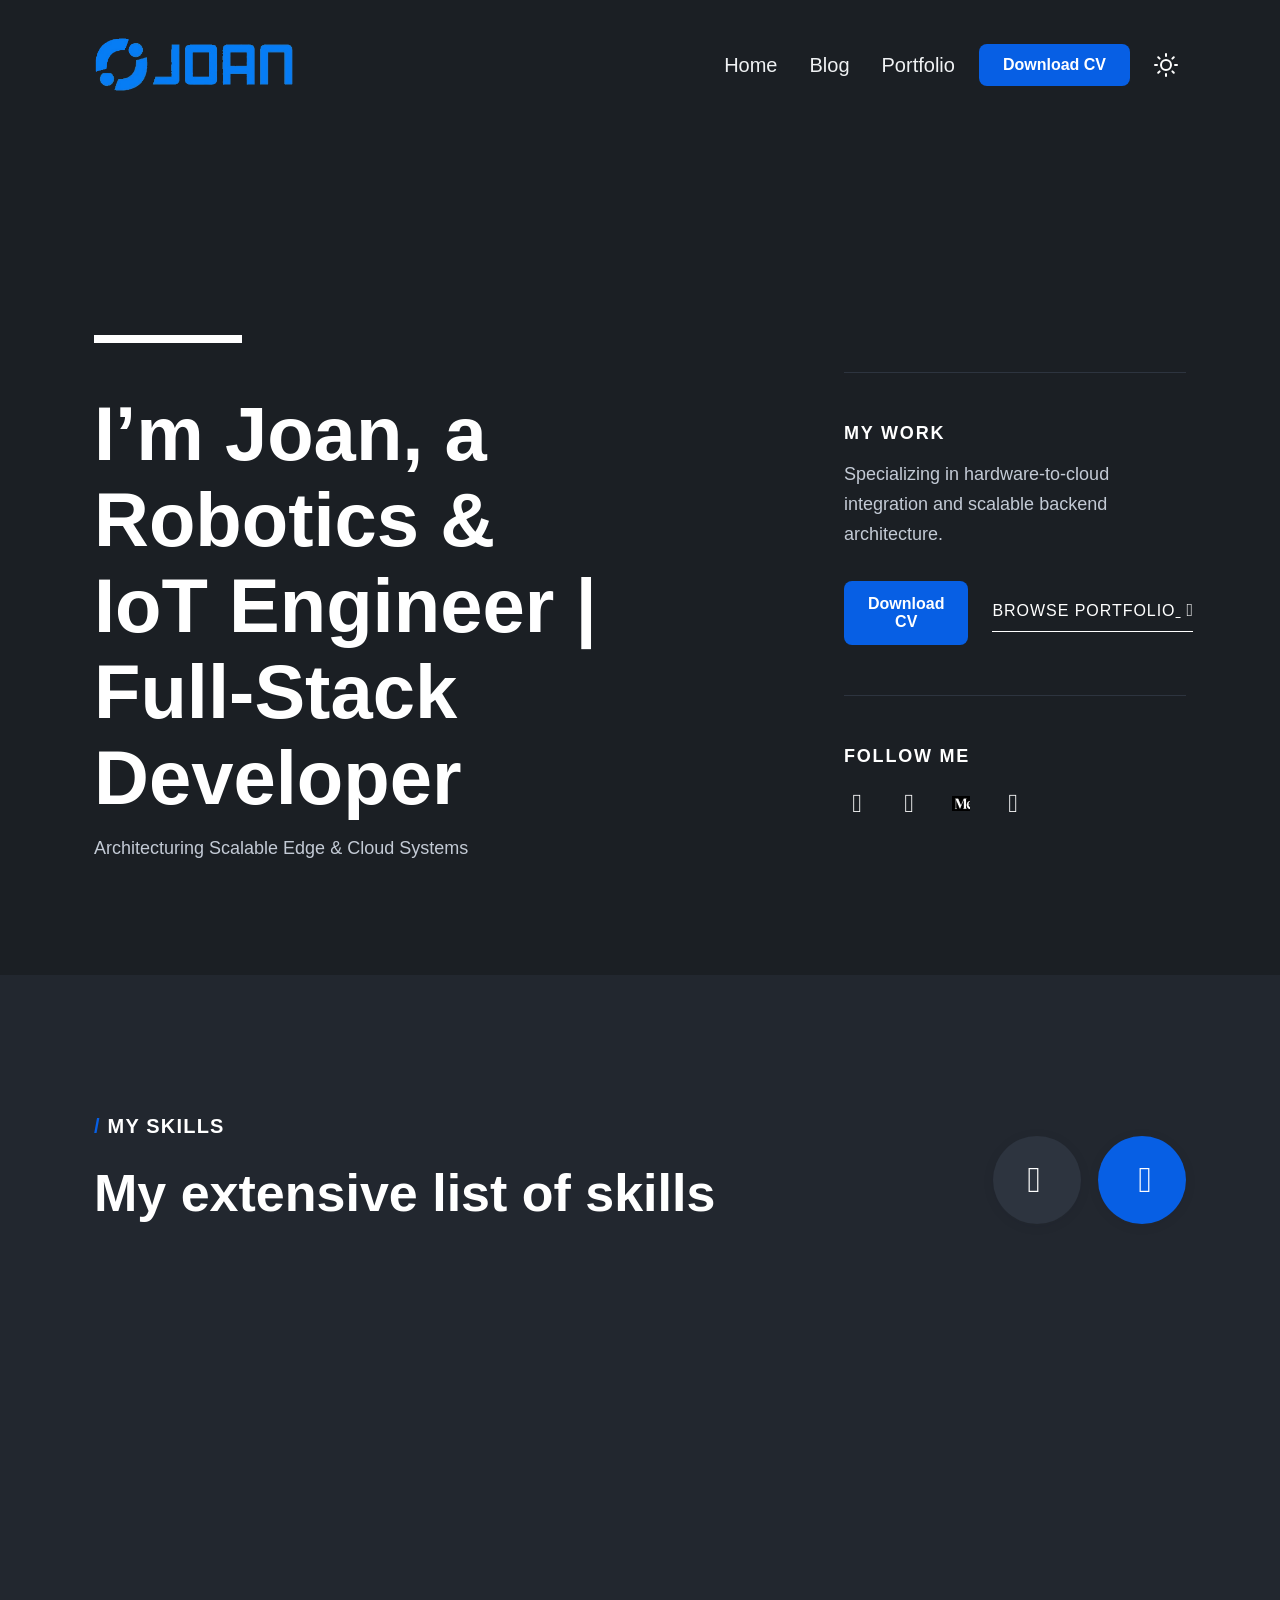
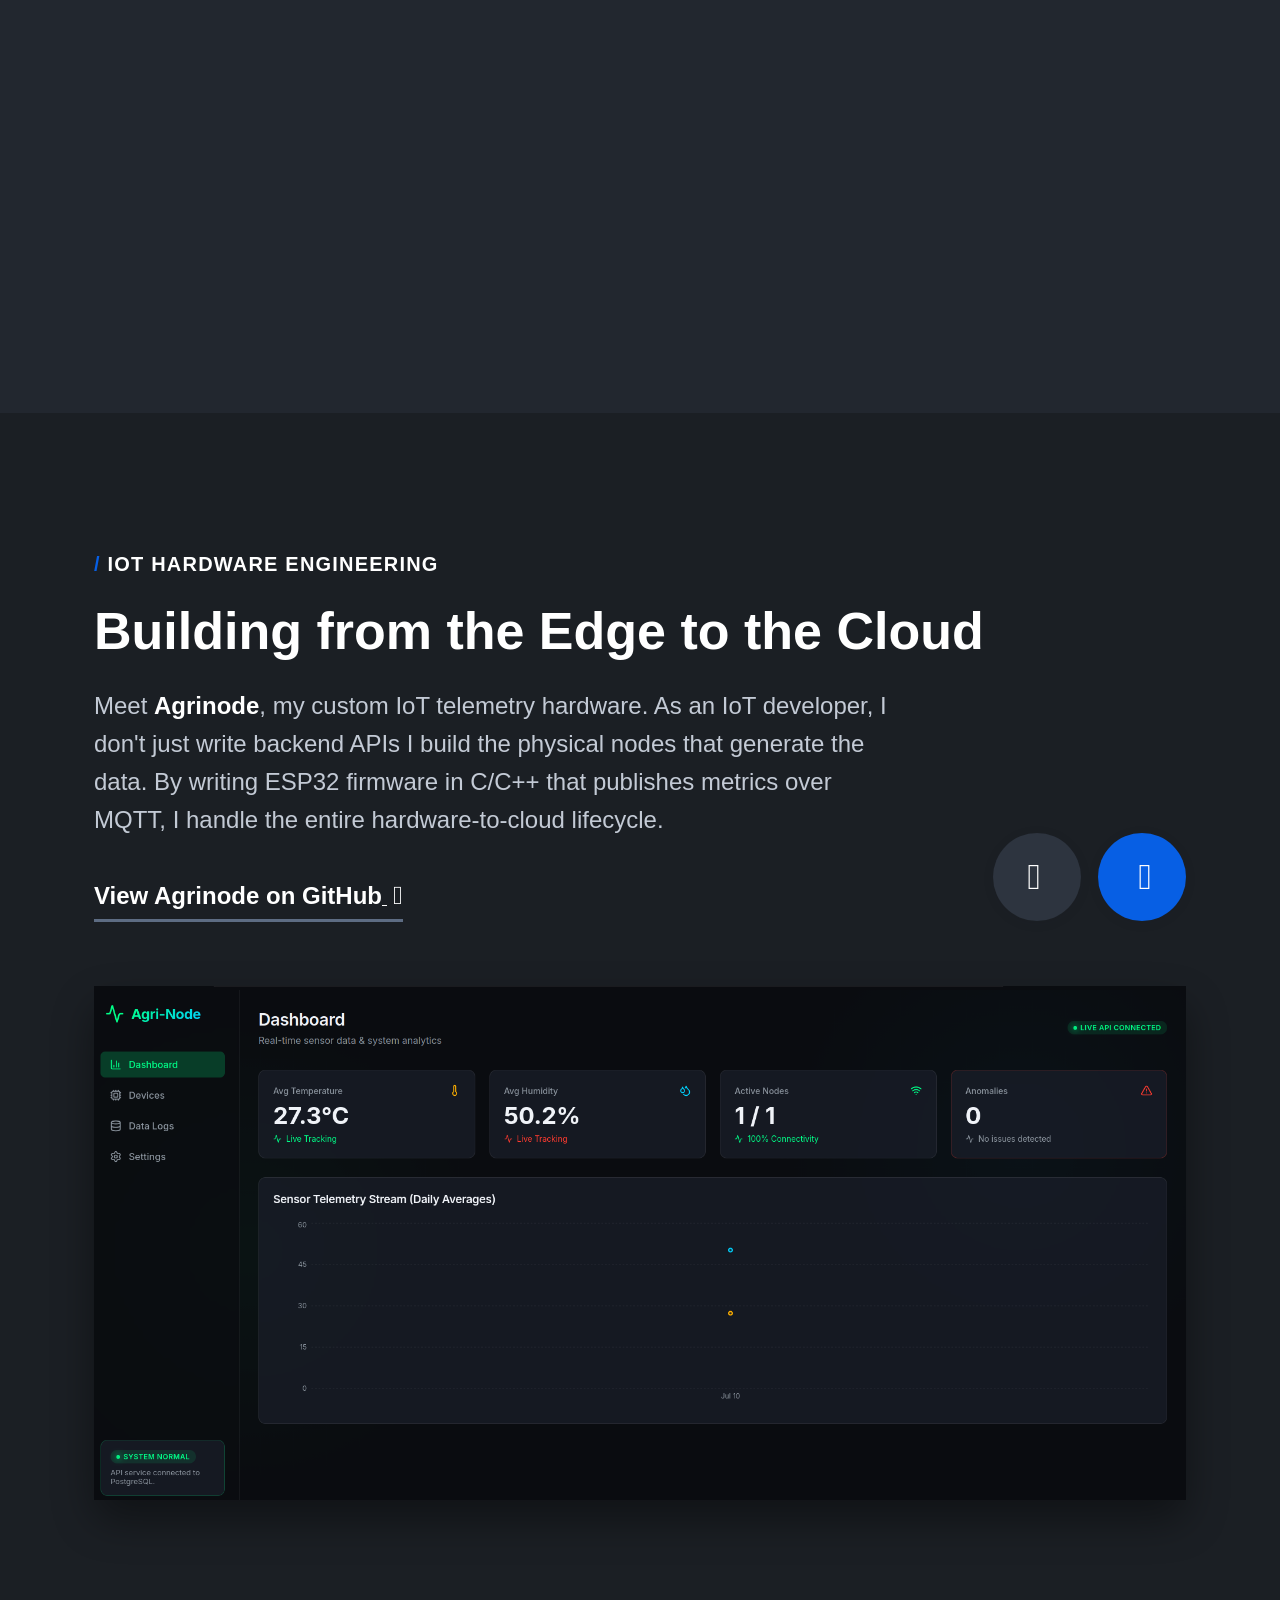
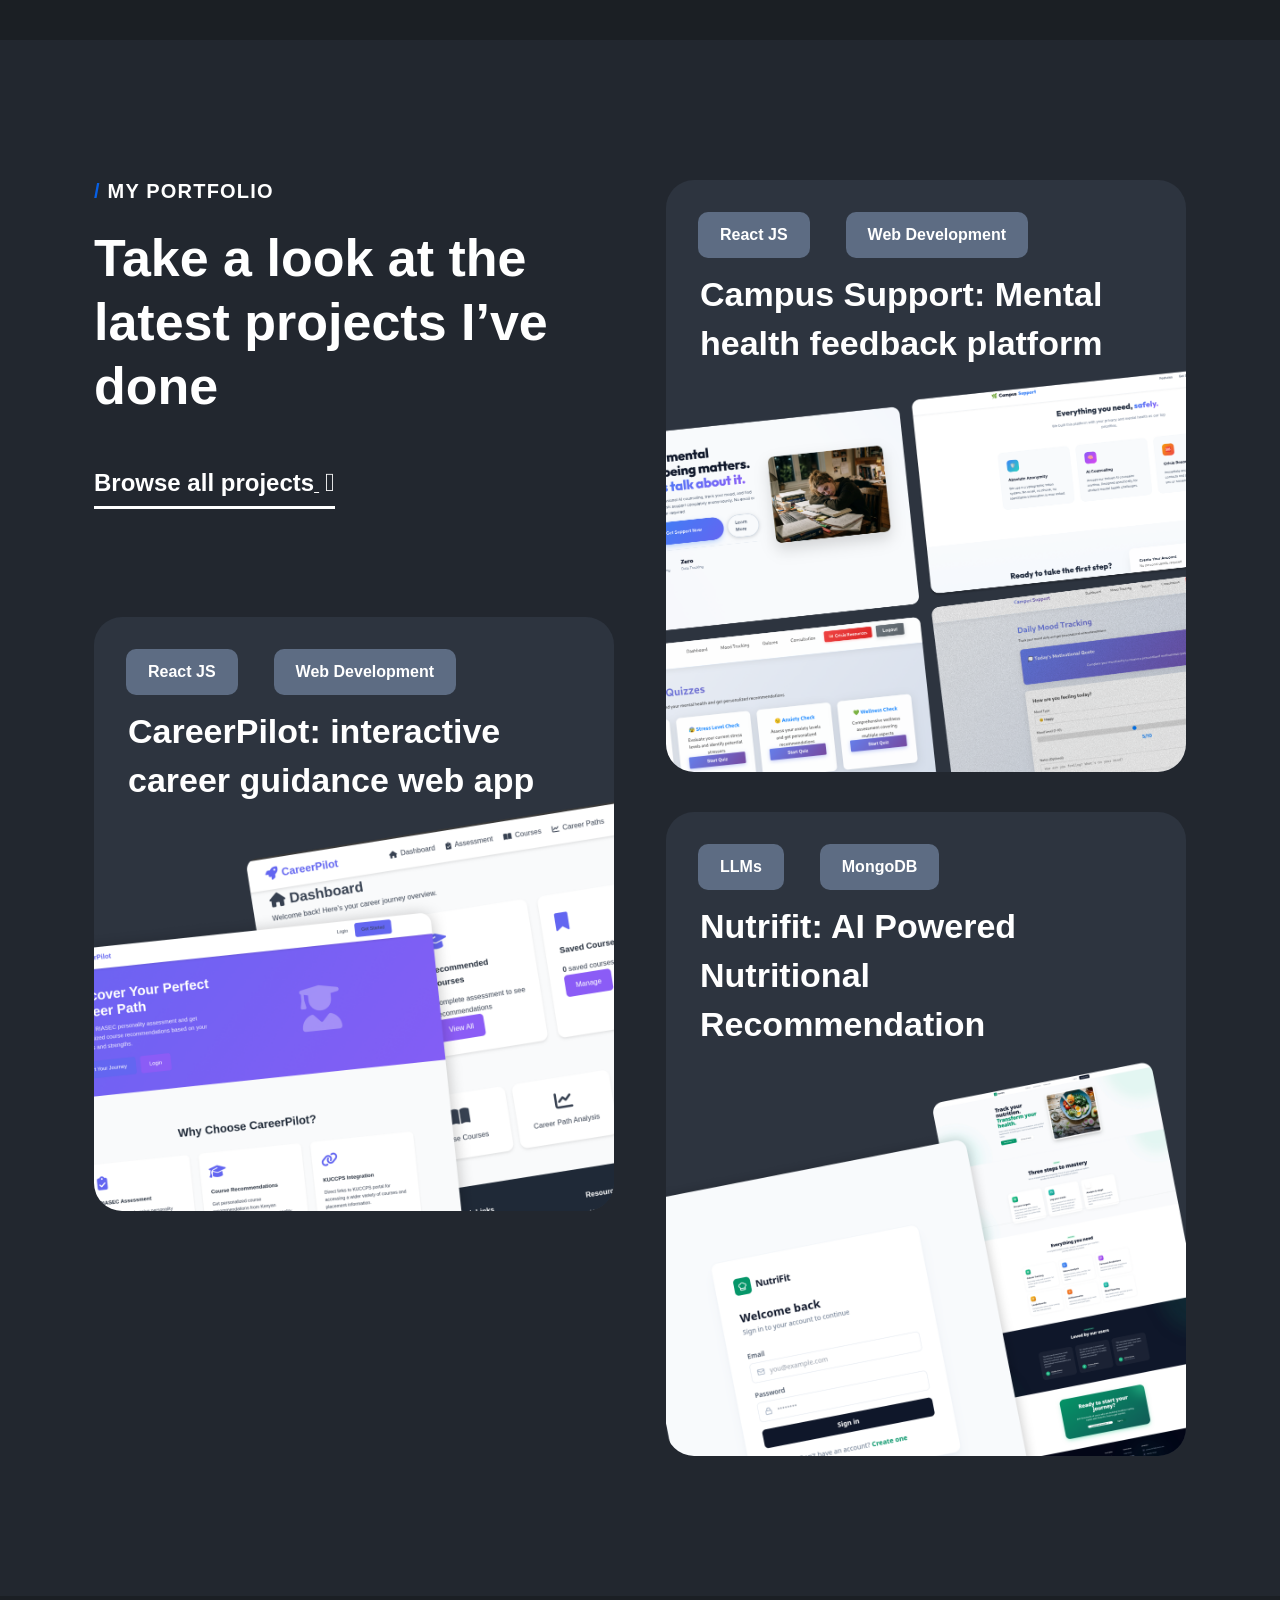
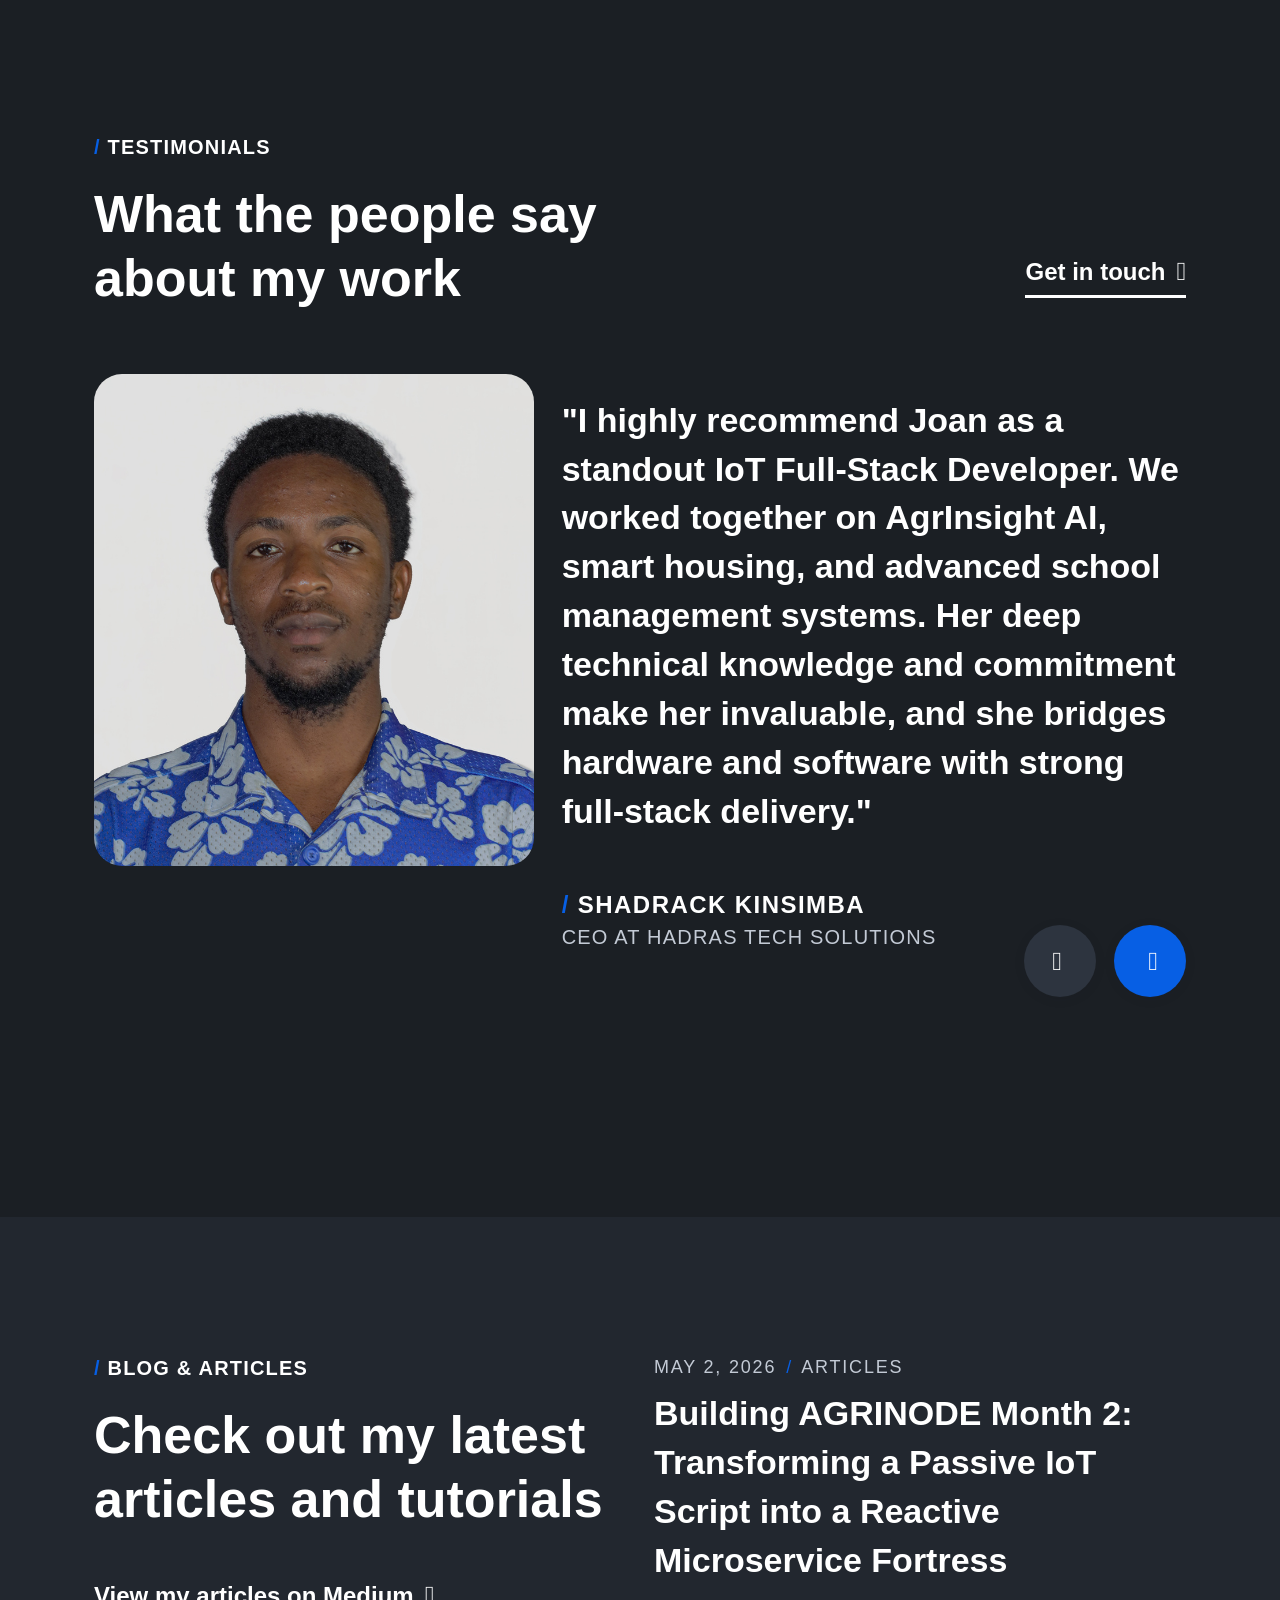
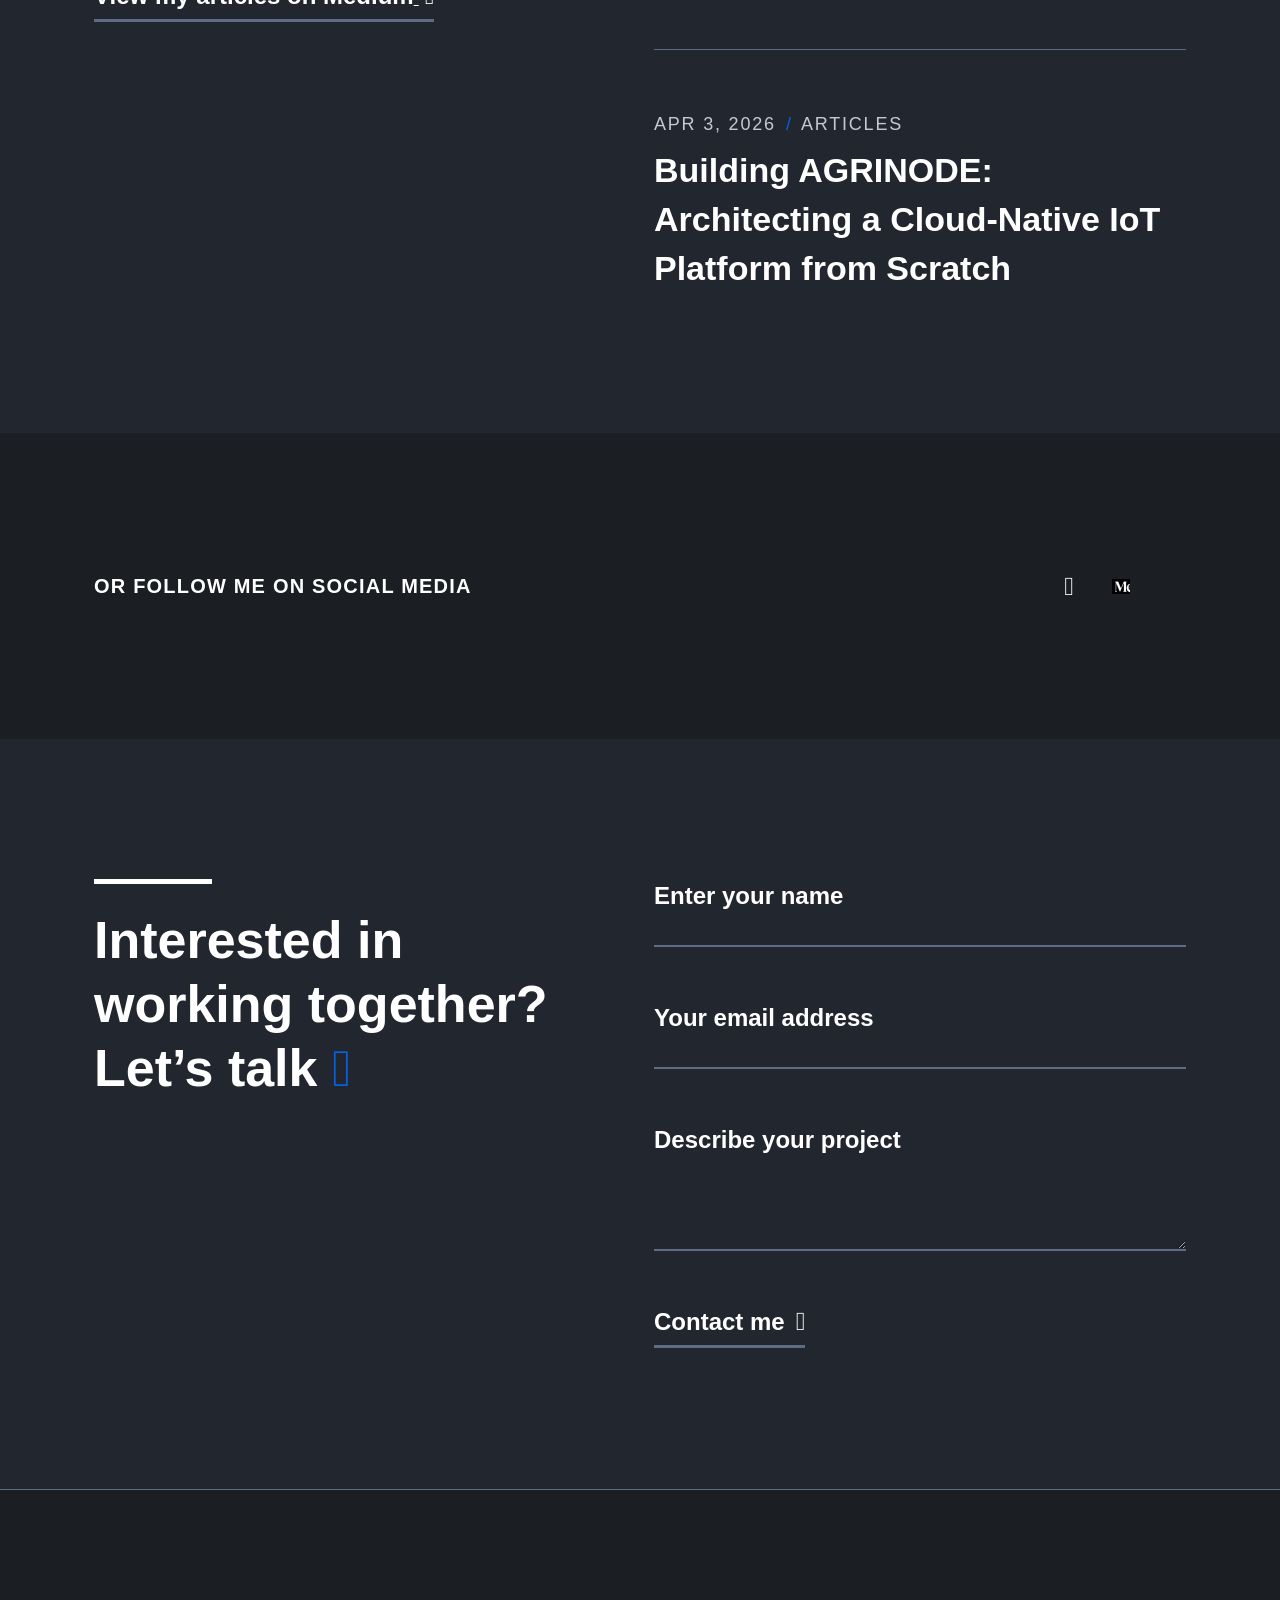
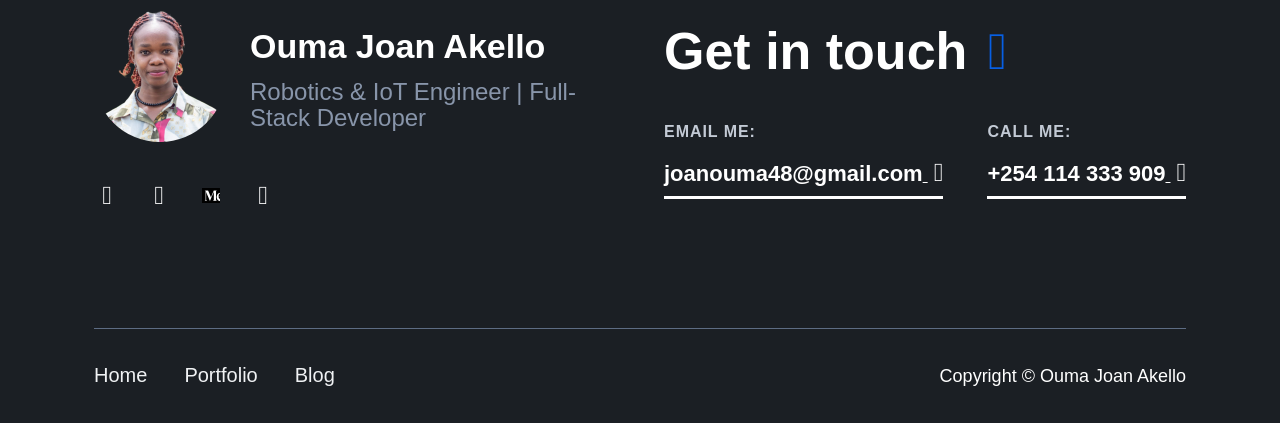
<file: index.html>
<!DOCTYPE html>
<html lang="en">

<head>
  <meta charset="utf-8" />
  <title>Ouma Joan Akello - IoT & Full-Stack Developer Portfolio</title>
  <meta name="description"
    content="Portfolio of Ouma Joan Akello, an IoT-Full Stack Developer specializing in hardware-to-cloud integration and scalable backend architecture." />
  <meta name="keywords"
    content="IoT Developer, Full-Stack Developer, Software Engineer, React, Python, Embedded Systems, Cloud Systems, Joan Akello" />
  <link rel="canonical" href="https://joan-ouma.github.io/index.html" />
  <link rel="manifest" href="manifest.json" />
  <meta content="assets/images/social-share.png" property="og:image" />
  <meta content="assets/images/social-share.png" name="twitter:image" />
  <meta property="og:type" content="website" />
  <meta property="og:title" content="Ouma Joan Akello - IoT & Full-Stack Developer Portfolio" />
  <meta property="og:description"
    content="Portfolio of Ouma Joan Akello, an IoT-Full Stack Developer specializing in hardware-to-cloud integration and scalable backend architecture." />
  <meta content="summary_large_image" name="twitter:card" />
  <meta content="width=device-width, initial-scale=1" name="viewport" />
  <link href="style.css" rel="stylesheet" type="text/css" />
  <link href="assets/images/favicon.png" rel="shortcut icon" type="image/png" />
  <link href="assets/images/apple-touch-icon.png" rel="apple-touch-icon" />
  <script type="application/ld+json">
    {
      "@context": "https://schema.org",
      "@type": "Person",
      "name": "Ouma Joan Akello",
      "url": "https://joan-ouma.github.io/index.html",
      "image": "https://joan-ouma.github.io/assets/images/profile-footer.png",
      "sameAs": [
        "https://twitter.com/Jullie_IOT",
        "https://www.linkedin.com/in/joan-ouma",
        "https://github.com/joan-ouma"
      ],
      "jobTitle": "IoT-Full Stack Developer",
      "worksFor": {
        "@type": "Organization",
        "name": "Independent"
      },
      "description": "Software Engineer architecting scalable edge and cloud systems."
    }
  </script>
  <script type="application/ld+json">
    {
      "@context": "https://schema.org",
      "@type": "WebSite",
      "name": "Ouma Joan Akello Portfolio",
      "url": "https://jullie.tech/index.html"
    }
  </script>
  <style>
    /* Simple dropdown hover */
    .dropdown-wrapper:hover .w-dropdown-list {
      display: block !important;
      opacity: 1 !important;
      visibility: visible !important;
    }

    .w-dropdown-list {
      display: none;
      position: absolute;
      background: #fff;
      min-width: 200px;
      z-index: 1000;
    }

    /* Ensure layout items are visible */
    .page-wrapper {
      opacity: 1 !important;
    }

    [style*="opacity:0"] {
      opacity: 1 !important;
    }

    /* Skill icon circle styling */
    .skill-icon-circle {
      display: flex;
      align-items: center;
      justify-content: center;
      width: 80px;
      height: 80px;
      background-color: #075fe4;
      border-radius: 50%;
      margin-bottom: 24px;
    }

    .skill-icon-circle img {
      width: 40px;
      height: 40px;
      filter: brightness(0) invert(1);
    }

    /* Equalize skill card paragraph heights */
    .card.skills .paragraph-large {
      min-height: 3.2em;
      margin-bottom: 40px;
    }
  </style>
  <!-- AOS Animation CSS -->
  <link rel="stylesheet" href="https://unpkg.com/aos@next/dist/aos.css" />

  <style>
    .portfolio-filters {
      display: flex;
      flex-wrap: wrap;
      gap: 12px;
      margin-bottom: 48px;
    }
    .filter-btn {
      background-color: transparent;
      color: var(--neutral-400);
      border: 1px solid var(--neutral-600);
      border-radius: 100px;
      padding: 10px 24px;
      font-size: 16px;
      font-weight: 500;
      cursor: pointer;
      transition: all 0.3s ease;
    }
    .filter-btn:hover {
      border-color: var(--accent-1);
      color: var(--neutral-100);
    }
    .filter-btn.active {
      background-color: var(--accent-1);
      color: #fff;
      border-color: var(--accent-1);
    }
    .filter-hidden {
      display: none !important;
    }
  </style>
</head>


<body>
  <div class="page-wrapper">
    <div role="banner" class="header-wrapper w-nav">
      <div class="container-default w-container">
        <div class="header-content-wrapper">
          <a href="index.html" aria-current="page" class="header-logo-link w-nav-brand w--current">
            <img src="assets/images/joan-logo.png" alt="Ouma Joan Akello - Logo" class="header-logo" />
          </a>
          <div class="header-right-side">
            <ul role="list" class="header-nav-menu-list hidden-on-tablet">
              <li class="header-nav-list-item">
                <a href="index.html" aria-current="page" class="header-nav-link w-nav-link w--current">
                  Home</a>
              </li>

              <li class="header-nav-list-item">
                <a href="blog.html" class="header-nav-link w-nav-link">
                  Blog</a>
              </li>
              <li class="header-nav-list-item">
                <a href="portfolio.html" class="header-nav-link w-nav-link">
                  Portfolio</a>
              </li>

            </ul>
            <div class="hidden-on-tablet" style="margin-left: 24px;">
              <a href="joan_oumacv.pdf" download="joan_oumacv.pdf" class="btn-primary small w-inline-block" style="padding: 12px 24px;">Download CV</a>
            </div>
            <button class="theme-toggle-btn" id="theme-toggle" aria-label="Toggle Dark Mode">
              <svg id="theme-icon" width="24" height="24" viewBox="0 0 24 24" fill="none" stroke="currentColor" stroke-width="2" stroke-linecap="round" stroke-linejoin="round">
                <!-- Icon injected by JS -->
              </svg>
            </button>
            <div class="hamburger-menu-wrapper w-nav-button">
              <div class="hamburger-menu-bar top">
              </div>
              <div class="hamburger-menu-bar bottom">
              </div>
            </div>
          </div>
        </div>
        <div class="header-nav-menu-wrapper hamburger-desktop">
          <div class="header-nav-menu-bg">
          </div>
          <ul role="list" class="header-nav-menu-list hamburger-desktop">
            <li class="header-nav-list-item hamburger-desktop">
              <a href="index.html" aria-current="page"
                class="header-nav-link hamburger-desktop-nav-link w-nav-link w--current">
                Home</a>
            </li>

            <li class="header-nav-list-item hamburger-desktop">
              <a href="blog.html" class="header-nav-link hamburger-desktop-nav-link w-nav-link">
                Blog</a>
            </li>
            <li class="header-nav-list-item hamburger-desktop">
              <a href="portfolio.html" class="header-nav-link hamburger-desktop-nav-link w-nav-link">
                Portfolio</a>
            </li>
            <li class="header-nav-list-item hamburger-desktop" style="margin-top: 16px;">
              <a href="joan_oumacv.pdf" download="joan_oumacv.pdf" class="btn-primary small w-inline-block" style="width: 100%; text-align: center;">Download CV</a>
            </li>
          </ul>
        </div>
      </div>
    </div>
    <div class="section top-bg-image">
      <div class="container-default z-index-1 w-container">
        <div class="grid-2-columns hero-bg-image-grid">
          <div id="w-node-_741f8d2e-f606-0dfc-d9e8-a0d65a88bf22-cecd3d78" class="hero-bg-image-left-container" data-aos="fade-right">
            <div class="heading-top-line large">
            </div>
            <h1 class="display-2 mg-bottom-12px">
              I’m Joan, a Robotics &amp; IoT Engineer | Full-Stack Developer</h1>
            <div class="inner-container _504px _100-tablet">
              <p class="mg-bottom-0">
                Architecturing Scalable Edge &amp; Cloud Systems</p>
            </div>

          </div>
          <div id="w-node-_42c0e0e1-9a9b-a741-6e24-7571d921d897-cecd3d78" class="hero-bg-image-right-container" data-aos="fade-left">
            <div class="grid-2-columns-mbl _1-col-mbp gap-0-mbp">

              <div class="hidden-on-mbl show-on-mbp">
                <div class="divider _50px bg-neutral-700">
                </div>
              </div>
              <div class="flex-vertical start">
                <div class="mg-bottom-16px">
                  <div class="text-200 bold text-uppercase">
                    My work</div>
                </div>
                <p class="mg-bottom-32px">
                  Specializing in hardware-to-cloud integration and scalable backend architecture.</p>
                <div class="buttons-row mg-top-auto">
                  <a href="joan_oumacv.pdf" download="joan_oumacv.pdf" class="btn-primary small w-inline-block" style="margin-right: 24px; padding: 14px 24px;">Download CV</a>
                  <a href="portfolio.html" class="link-wrapper white w-inline-block">
                    <div class="link-text uppercase">
                      Browse portfolio</div>
                    <div class="line-square-icon link-icon-right">
                      </div>
                    <div class="link-underline-wrapper small">
                      <div class="link-underline small">
                      </div>
                    </div>
                  </a>
                </div>
              </div>
            </div>
            <div class="divider _50px bg-neutral-700">
            </div>
            <div class="mg-bottom-24px">
              <div class="text-200 bold text-uppercase">
                Follow me</div>
            </div>
            <div class="w-layout-grid social-media-grid-top">
              <a href="https://twitter.com/Jullie_IOT" target="_blank" class="social-icon w-inline-block"
                aria-label="X">
                <div class="social-icon-font">
                  </div>
              </a>
              <a href="https://www.linkedin.com/in/joan-ouma" target="_blank" class="social-icon w-inline-block"
                aria-label="LinkedIn">
                <div class="social-icon-font">
                  </div>
              </a>
              <a href="https://medium.com/@joanouma48" target="_blank" class="social-icon w-inline-block"
                aria-label="Medium">
                <img src="assets/images/medium.png" alt="Medium" class="social-icon-image" />
              </a>
              <a href="https://github.com/joan-ouma" target="_blank" class="social-icon w-inline-block"
                aria-label="GitHub">
                <div class="social-icon-font">
                  </div>
              </a>
            </div>
          </div>
        </div>
      </div>
    </div>
    <div class="section bg-neutral-700---40 overflow-hidden">
      <div class="container-default w-container">
        <div class="mg-bottom-64px" data-aos="fade-up">
          <div class="subtitle">
            <span class="color-accent-1">
              /</span>
            My Skills
          </div>
          <h2 class="display-3 mg-bottom-0">
            My extensive list of skills</h2>
        </div>
        <div class="slider-wrapper arrows-top w-slider" data-autoplay="false" data-hide-arrows="false"
          data-disable-swipe="false" data-autoplay-limit="0" data-nav-spacing="3" data-infinite="true" data-aos="fade-up" data-aos-delay="100">
          <div class="slider-mask width-434px w-slider-mask">
            <div class="slide-item-mg w-slide">
              <div class="card skills">
                <div class="skill-icon-circle">
                  <img src="assets/images/react-logo.svg" loading="eager" alt="React - Ouma Joan Akello" />
                </div>
                <h3 class="display-4 mg-bottom-12px">
                  React</h3>
                <p class="paragraph-large">
                  Building interactive user interfaces using modern React patterns and components.</p>
                <div class="paragraph-underline">
                </div>
              </div>
            </div>
            <div class="slide-item-mg w-slide">
              <div class="card skills">
                <div class="skill-icon-circle">
                  <img src="assets/images/cpp-logo.svg" loading="eager" alt="C/C++ - Ouma Joan Akello" />
                </div>
                <h3 class="display-4 mg-bottom-12px">
                  C/C++</h3>
                <p class="paragraph-large">
                  Developing high-performance systems and low-level firmware for embedded devices.</p>
                <div class="paragraph-underline">
                </div>
              </div>
            </div>
            <div class="slide-item-mg w-slide">
              <div class="card skills">
                <div class="skill-icon-circle">
                  <img src="assets/images/python-logo.svg" loading="eager" alt="Python - Ouma Joan Akello" />
                </div>
                <h3 class="display-4 mg-bottom-12px">
                  Python</h3>
                <p class="paragraph-large">
                  Architecting scalable backends, data pipelines, and robust automation scripts.</p>
                <div class="paragraph-underline">
                </div>
              </div>
            </div>
            <div class="slide-item-mg w-slide">
              <div class="card skills">
                <div class="skill-icon-circle">
                  <img src="assets/images/kicad-logo.svg" loading="eager" alt="KiCAD - Ouma Joan Akello" />
                </div>
                <h3 class="display-4 mg-bottom-12px">
                  KiCAD</h3>
                <p class="paragraph-large">
                  Designing complex PCB layouts and schematic captures for modern IoT hardware.</p>
                <div class="paragraph-underline">
                </div>
              </div>
            </div>
            <div class="slide-item-mg w-slide">
              <div class="card skills">
                <div class="skill-icon-circle">
                  <img src="assets/images/postgres-logo.svg" loading="eager" alt="Postgres - Ouma Joan Akello" />
                </div>
                <h3 class="display-4 mg-bottom-12px">
                  Postgres</h3>
                <p class="paragraph-large">
                  Optimizing relational databases for high-performance and scalable applications.</p>
                <div class="paragraph-underline">
                </div>
              </div>
            </div>
            <div class="slide-item-mg w-slide">
              <div class="card skills">
                <div class="skill-icon-circle">
                  <img src="assets/images/nginx-logo.svg" loading="eager" alt="Nginx - Ouma Joan Akello" />
                </div>
                <h3 class="display-4 mg-bottom-12px">
                  Nginx</h3>
                <p class="paragraph-large">
                  Configuring high-performance web servers, reverse proxies, and load balancers.</p>
                <div class="paragraph-underline">
                </div>
              </div>
            </div>
            <div class="slide-item-mg w-slide">
              <div class="card skills">
                <div class="skill-icon-circle">
                  <img src="assets/images/terraform-logo.svg" loading="eager" alt="Terraform - Ouma Joan Akello" />
                </div>
                <h3 class="display-4 mg-bottom-12px">
                  Terraform</h3>
                <p class="paragraph-large">
                  Managing infrastructure as code to automate cloud deployments and resources.</p>
                <div class="paragraph-underline">
                </div>
              </div>
            </div>
            <div class="slide-item-mg w-slide">
              <div class="card skills">
                <div class="skill-icon-circle">
                  <img src="assets/images/kubernetes-logo.svg" loading="eager" alt="Kubernetes - Ouma Joan Akello" />
                </div>
                <h3 class="display-4 mg-bottom-12px">
                  Kubernetes</h3>
                <p class="paragraph-large">
                  Orchestrating containerized applications for automated scaling and management.</p>
                <div class="paragraph-underline">
                </div>
              </div>
            </div>
            <div class="slide-item-mg w-slide">
              <div class="card skills">
                <div class="skill-icon-circle">
                  <img src="assets/images/docker-logo.svg" loading="eager" alt="Docker - Ouma Joan Akello" />
                </div>
                <h3 class="display-4 mg-bottom-12px">
                  Docker</h3>
                <p class="paragraph-large">
                  Containerizing applications to ensure consistent deployment across environments.</p>
                <div class="paragraph-underline">
                </div>
              </div>
            </div>
            <div class="slide-item-mg w-slide">
              <div class="card skills">
                <div class="skill-icon-circle">
                  <img src="assets/images/espressif-logo.svg" loading="eager" alt="ESP32/ESP8266 - Ouma Joan Akello" />
                </div>
                <h3 class="display-4 mg-bottom-12px">
                  ESP32/ESP8266</h3>
                <p class="paragraph-large">
                  Developing firmware for low-power IoT devices and sensor node integrations.</p>
                <div class="paragraph-underline">
                </div>
              </div>
            </div>
            <div class="slide-item-mg w-slide">
              <div class="card skills">
                <div class="skill-icon-circle">
                  <img src="assets/images/go-logo.svg" loading="eager" alt="Golang - Ouma Joan Akello" />
                </div>
                <h3 class="display-4 mg-bottom-12px">
                  Golang</h3>
                <p class="paragraph-large">
                  Building efficient, concurrent, and scalable cloud-native microservices systems.</p>
                <div class="paragraph-underline">
                </div>
              </div>
            </div>
            <div class="slide-item-mg w-slide">
              <div class="card skills">
                <div class="skill-icon-circle">
                  <img src="assets/images/kafka-logo.svg" loading="eager" alt="Kafka - Ouma Joan Akello" />
                </div>
                <h3 class="display-4 mg-bottom-12px">
                  Kafka</h3>
                <p class="paragraph-large">
                  Implementing distributed streaming platforms for high-throughput data pipelines.</p>
                <div class="paragraph-underline">
                </div>
              </div>
            </div>
            <div class="slide-item-mg w-slide">
              <div class="card skills">
                <div class="skill-icon-circle">
                  <img src="assets/images/mqtt-logo.svg" loading="eager" alt="MQTT - Ouma Joan Akello" />
                </div>
                <h3 class="display-4 mg-bottom-12px">
                  MQTT</h3>
                <p class="paragraph-large">
                  Designing lightweight messaging protocols for reliable IoT telemetry and control.</p>
                <div class="paragraph-underline">
                </div>
              </div>
            </div>
            <div class="slide-item-mg w-slide">
              <div class="card skills">
                <div class="skill-icon-circle">
                  <img src="assets/images/mongodb-logo.svg" loading="eager" alt="MongoDB - Ouma Joan Akello" />
                </div>
                <h3 class="display-4 mg-bottom-12px">
                  MongoDB</h3>
                <p class="paragraph-large">
                  Developing flexible, document-oriented database solutions for modern applications.</p>
                <div class="paragraph-underline">
                </div>
              </div>
            </div>
          </div>
          <div class="btn-circle-secondary slider-arrow left---top-left w-slider-arrow-left">
            <div class="line-square-icon">
              </div>
          </div>
          <div class="btn-circle-secondary slider-arrow right---top-left w-slider-arrow-right">
            <div class="line-square-icon">
              </div>
          </div>
          <div class="hidden-on-desktop w-slider-nav w-round">
          </div>
        </div>
      </div>
    </div>

    <!-- AGRINODE HARDWARE SECTION -->
    <div class="section overflow-hidden">
      <div class="container-default w-container">
        <div class="mg-bottom-64px" data-aos="fade-up">
          <div class="subtitle">
            <span class="color-accent-1">/</span>
            IoT Hardware Engineering
          </div>
          <h2 class="display-3 mg-bottom-24px">Building from the Edge to the Cloud</h2>
          <p class="paragraph-large mg-bottom-40px" style="max-width: 800px;">
            Meet <strong>Agrinode</strong>, my custom IoT telemetry hardware. As an IoT developer, I don't just write
            backend APIs I build the physical nodes that generate the data. By writing ESP32 firmware in C/C++ that
            publishes metrics over MQTT, I handle the entire hardware-to-cloud lifecycle.
          </p>
          <a href="https://github.com/joan-ouma/AGRINODE" target="_blank" rel="noopener noreferrer"
            class="link-wrapper white w-inline-block">
            <div class="link-text heading-h3-size">View Agrinode on GitHub</div>
            <div class="line-square-icon link-icon-right _26px"></div>
            <div class="link-underline-wrapper">
              <div style="width:0%" class="link-underline"></div>
            </div>
          </a>
        </div>

        <div class="slider-wrapper arrows-top w-slider" data-autoplay="false" data-hide-arrows="false"
          data-disable-swipe="false" data-autoplay-limit="0" data-nav-spacing="3" data-infinite="true"
          style="width: 100%; border-radius: 16px; box-shadow: 0 20px 40px rgba(0,0,0,0.4); background: #1a202c;" data-aos="fade-up" data-aos-delay="100">
          <div class="slider-mask w-slider-mask" style="display: flex; width: 100%;">
            <div class="slide-item-mg w-slide" style="min-width: 100%;">
              <img src="assets/images/agrinode.png" alt="Agrinode IoT Hardware"
                style="width: 100%; height: auto; max-height: 800px; object-fit: contain; display: block;" />
            </div>
          </div>
          <div class="btn-circle-secondary slider-arrow left---top-left w-slider-arrow-left">
            <div class="line-square-icon"></div>
          </div>
          <div class="btn-circle-secondary slider-arrow right---top-left w-slider-arrow-right">
            <div class="line-square-icon"></div>
          </div>
          <div class="hidden-on-desktop w-slider-nav w-round"></div>
        </div>
      </div>
    </div>
    <!-- END AGRINODE HARDWARE SECTION -->

    <div class="section bg-neutral-700---40">
      <div class="container-default w-container">
        <div class="grid-2-columns title-and-cards">
          <div id="w-node-d986b1c4-810f-08ae-61d9-bcbd56045c2e-cecd3d78" data-aos="fade-up">
            <div id="w-node-_9bd4dc5c-7803-8711-52a1-98d018e5c766-cecd3d78" class="mg-bottom-108px">
              <div class="subtitle">
                <span class="color-accent-1">/</span> My portfolio
              </div>
              <h2 class="display-3 mg-bottom-48px">Take a look at the latest projects I’ve done</h2>
              <a href="portfolio.html" class="link-wrapper white w-inline-block">
                <div class="link-text heading-h3-size">Browse all projects</div>
                <div class="line-square-icon link-icon-right _26px"></div>
                <div class="link-underline-wrapper">
                  <div class="link-underline"></div>
                </div>
              </a>
            </div>
            <div class="w-dyn-list">
              <div role="list" class="w-dyn-items">
                <div role="listitem" class="w-dyn-item">
                  <a href="https://careerpilot-mwn3.onrender.com/" target="_blank" rel="noopener noreferrer" class="card portfolio-project w-inline-block">
                    <div class="badges-top-wrapper">
                      <div class="badges-align-start">
                        <div class="badge-primary small chip">React JS</div>
                        <div class="badge-primary small chip">Web Development</div>
                      </div>
                    </div>
                    <div class="portfolio-project-card-text-container">
                      <h2 class="display-5 mg-bottom-0">CareerPilot: interactive career guidance web app</h2>
                    </div>
                    <img src="assets/images/careerpilot-interactive-career-guidance-thumbnail.png" loading="eager" alt="CareerPilot: interactive career guidance web app" class="portfolio-thumbnail-image" />
                  </a>
                </div>
              </div>
            </div>
          </div>
          
          <div id="w-node-_6f34c543-cafb-5831-e05b-ad69d32267ce-cecd3d78">
            <div class="mg-bottom-40px w-dyn-list">
              <div role="list" class="w-dyn-items">
                <div role="listitem" class="w-dyn-item">
                  <a href="https://feedback-system-wgmf.onrender.com/" target="_blank" rel="noopener noreferrer" class="card portfolio-project w-inline-block">
                    <div class="badges-top-wrapper">
                      <div class="badges-align-start">
                        <div class="badge-primary small chip">React JS</div>
                        <div class="badge-primary small chip">Web Development</div>
                      </div>
                    </div>
                    <div class="portfolio-project-card-text-container">
                      <h2 class="display-5 mg-bottom-0">Campus Support: Mental health feedback platform</h2>
                    </div>
                    <img src="assets/images/campus-support-mental-health-platform-thumbnail.png" loading="eager" alt="Campus Support: Mental health feedback platform" class="portfolio-thumbnail-image" />
                  </a>
                </div>
              </div>
            </div>
            
            <div class="w-dyn-list">
              <div role="list" class="w-dyn-items">
                <div role="listitem" class="w-dyn-item">
                  <a href="https://nutrifit-app-0fke.onrender.com/" target="_blank" rel="noopener noreferrer" class="card portfolio-project w-inline-block">
                    <div class="badges-top-wrapper">
                      <div class="badges-align-start">
                        <div class="badge-primary small chip">LLMs</div>
                        <div class="badge-primary small chip">MongoDB</div>
                      </div>
                    </div>
                    <div class="portfolio-project-card-text-container">
                      <h2 class="display-5 mg-bottom-0">Nutrifit: AI Powered Nutritional Recommendation</h2>
                    </div>
                    <img src="assets/images/nutrifit-ai-nutritional-recommendation-thumbnail.png" loading="eager" alt="Nutrifit: AI Powered Nutritional Recommendation" class="portfolio-thumbnail-image" />
                  </a>
                </div>
              </div>
            </div>
          </div>
        </div>
      </div>
    </div>
    <div class="section">
      <div class="container-default w-container">
        <div class="grid-2-columns mg-bottom-64px">
          <div id="w-node-a0f8fbdb-a432-11d1-2e17-ebabaa9f8d02-aa9f8d00">
            <div class="subtitle">
              <span class="color-accent-1">
                /</span>
              Testimonials
            </div>
            <h2 class="display-3 mg-bottom-0">
              What the people say about my work</h2>
          </div>
          <div id="w-node-a0f8fbdb-a432-11d1-2e17-ebabaa9f8d09-aa9f8d00" class="link-wrapper white mg-bottom-12px">
            <div class="link-text heading-h3-size">
              Get in touch</div>
            <div class="line-square-icon link-icon-right _26px">
              </div>
            <div class="link-underline-wrapper">
              <div class="link-underline">
              </div>
            </div>
          </div>
        </div>
        <div class="slider-wrapper position-relative w-slider" data-autoplay="false" data-hide-arrows="false"
          data-disable-swipe="false" data-autoplay-limit="0" data-nav-spacing="3" data-infinite="true">
          <div class="slider-mask w-slider-mask">
            <div class="slide-item-mg w-slide">
              <div class="card testimonial" data-aos="fade-up" data-aos-delay="100">
                <img src="assets/images/shadrack-kinsimba-testimonial.jpg" loading="eager"
                  sizes="(max-width: 479px) 92vw, (max-width: 767px) 94vw, (max-width: 1439px) 38vw, 492px"
                  srcset="assets/images/shadrack-kinsimba-testimonial-800.jpeg 800w, assets/images/shadrack-kinsimba-testimonial.jpg 984w"
                  alt="Shadrack Kinsimba - Full Stack Engineer" class="testimonial-image-left" />
                <div id="w-node-a0f8fbdb-a432-11d1-2e17-ebabaa9f8d15-aa9f8d00" class="testimonial-text-right">
                  <p class="display-5 mg-bottom-56px mg-bottom-24px-mbl">
                    "I highly recommend Joan as a standout IoT Full-Stack Developer. We worked together on AgrInsight
                    AI, smart housing, and advanced school management systems. Her deep technical knowledge and
                    commitment make her invaluable, and she bridges hardware and software with strong full-stack
                    delivery."</p>
                  <div class="text-400 bold text-uppercase">
                    <span class="color-accent-1">
                      /</span>
                    Shadrack Kinsimba
                  </div>
                  <div class="text-300 text-uppercase mg-top-8px">
                    CEO at HADRAS TECH SOLUTIONS</div>
                </div>
              </div>
            </div>
            <div class="slide-item-mg w-slide">
              <div class="card testimonial" data-aos="fade-up" data-aos-delay="200">
                <img src="assets/images/allan.jpg" loading="eager"
                  sizes="(max-width: 479px) 92vw, (max-width: 767px) 94vw, (max-width: 1439px) 38vw, 492px"
                  srcset="assets/images/allan.jpg 984w" alt="Allan Odhiambo - Full Stack Developer"
                  class="testimonial-image-left" />
                <div id="w-node-a0f8fbdb-a432-11d1-2e17-ebabaa9f8d22-aa9f8d00" class="testimonial-text-right">
                  <p class="display-5 mg-bottom-56px mg-bottom-24px-mbl">
                    "Joan is an exceptionally dedicated professional who brings a rare combination of technical passion
                    and a disciplined work ethic to the table. She consistently goes above and beyond, tackles
                    challenges proactively, and stays driven across complex technical work. Her integrity, skills, and
                    collaboration make her a standout teammate."</p>
                  <div class="text-400 bold text-uppercase">
                    <span class="color-accent-1">
                      /</span>
                    Allan Odhiambo
                  </div>
                  <div class="text-300 text-uppercase mg-top-8px">
                    Full Stack Developer at ZUO</div>
                </div>
              </div>
            </div>
          </div>
          <div class="btn-circle-secondary slider-arrow left---bottom-right w-slider-arrow-left">
            <div class="line-square-icon">
              </div>
          </div>
          <div class="btn-circle-secondary slider-arrow right---bottom-right w-slider-arrow-right">
            <div class="line-square-icon">
              </div>
          </div>
          <div class="hidden-on-desktop w-slider-nav w-round">
          </div>
        </div>
      </div>
    </div>
    <div class="section bg-neutral-700---40">
      <div class="container-default w-container">
        <div class="grid-2-columns gap-row-80px">
          <div id="w-node-_861603ce-61b3-75c9-43e5-7ddcd39873ad-cecd3d78" class="sticky-top static-mbl">
            <div class="subtitle">
              <span class="color-accent-1">
                /</span>
              Blog &amp; Articles
            </div>
            <h2 class="display-3 mg-bottom-48px">
              Check out my latest articles and tutorials</h2>
            <a href="https://medium.com/@joanouma48" class="link-wrapper white mg-bottom-12px w-inline-block">
              <div class="link-text heading-h3-size">
                View my articles on Medium</div>
              <div class="line-square-icon link-icon-right _26px">
                </div>
              <div class="link-underline-wrapper">
                <div style="width:0%" class="link-underline">
                </div>
              </div>
            </a>
          </div>
          <div id="w-node-fa6165a5-0a6b-a698-a20e-d1bacd410b6e-cecd3d78" class="inner-container _576px">
            <div id="w-node-f4e927e9-1b38-9e1f-5cc7-7887e25723a8-cecd3d78" class="sibling-opacity-item w-dyn-list">
              <div role="list" class="w-dyn-items">
                <div role="listitem" class="w-dyn-item">
                  <a href="https://medium.com/@joanouma48" class="blog-post-link-wrapper w-inline-block" target="_blank"
                    rel="noopener noreferrer">
                    <div class="flex align-center color-neutral-400">
                      <div class="text-200 medium text-uppercase">
                        May 2, 2026</div>
                      <div class="details-slash-divider">
                        /</div>
                      <div class="text-200 medium text-uppercase">
                        Articles</div>
                    </div>
                    <h3 class="display-5 mg-bottom-0 mg-top-12px">
                      Building AGRINODE Month 2: Transforming a Passive IoT Script into a Reactive Microservice Fortress
                    </h3>
                  </a>
                </div>
              </div>
            </div>
            <div class="divider _64px bg-neutral-600">
            </div>
            <div class="sibling-opacity-item w-dyn-list">
              <div role="list" class="w-dyn-items">
                <div role="listitem" class="w-dyn-item">
                  <a href="https://medium.com/@joanouma48" class="blog-post-link-wrapper w-inline-block" target="_blank"
                    rel="noopener noreferrer">
                    <div class="flex align-center color-neutral-400">
                      <div class="text-200 medium text-uppercase">
                        Apr 3, 2026</div>
                      <div class="details-slash-divider">
                        /</div>
                      <div class="text-200 medium text-uppercase">
                        Articles</div>
                    </div>
                    <h3 class="display-5 mg-bottom-0 mg-top-12px">
                      Building AGRINODE: Architecting a Cloud-Native IoT Platform from Scratch</h3>
                  </a>
                </div>
              </div>
            </div>
          </div>
        </div>
      </div>
    </div>
    <div class="section">
      <div class="container-default w-container">
        <div class="grid-2-columns">
          <div id="w-node-_05df43b1-7590-0705-2056-a56c224f7cb6-cecd3d78" class="text-300 bold text-uppercase">
            Or Follow me on social media</div>
          <div class="w-layout-grid social-media-grid-top right left-mbl">
            <a href="https://twitter.com/Jullie_IOT" target="_blank" class="social-icon w-inline-block" aria-label="X">
              <div class="social-icon-font">
                </div>
            </a>
            <a href="https://www.linkedin.com/in/joan-ouma" target="_blank" class="social-icon w-inline-block"
              aria-label="LinkedIn">
              <div class="social-icon-font">
                </div>
            </a>
            <a href="https://medium.com/@joanouma48" target="_blank" class="social-icon w-inline-block"
              aria-label="Medium">
              <img src="assets/images/medium.png" alt="Medium" class="social-icon-image" />
            </a>
            <a href="https://github.com/joan-ouma" target="_blank" class="social-icon w-inline-block"
              aria-label="GitHub">
              <div class="social-icon-font">
                </div>
            </a>
          </div>
        </div>
      </div>
    </div>
    <div class="section bg-neutral-700---40">
      <div class="container-default w-container">
        <div class="grid-2-columns">
          <div id="w-node-e86966c7-6185-ed93-bbe9-e1d2851c9c1e-cecd3d78" class="inner-container _460px" data-aos="fade-right">
            <div class="heading-top-line">
            </div>
            <h2 class="display-3">
              Interested in working together?<br />
              Let’s talk <span class="line-square-icon color-accent-1">
                </span>
            </h2>
          </div>
          <div id="w-node-_6ef3184c-5134-6c0c-38c1-86139a944282-cecd3d78"
            class="inner-container _580px _100-mbl width-100">
            <div class="form min-h-470px w-form" data-aos="fade-left">
              <form id="wf-form-Home-Contact-Form" name="wf-form-Home-Contact-Form" data-name="Home Contact Form"
                action="https://formspree.io/f/YOUR_FORM_ID" method="POST" class="width-100">
                <div class="w-layout-grid grid-1-column form gap-row-54px">
                  <div>
                    <input class="input w-input" maxlength="256" name="Name" data-name="Name"
                      placeholder="Enter your name" type="text" id="Name-4" required="" />
                  </div>
                  <div>
                    <input class="input w-input" maxlength="256" name="Email" data-name="Email"
                      placeholder="Your email address" type="email" id="Email-4" required="" />
                  </div>
                  <div id="w-node-_30a6391a-5c0c-5e1c-e1a9-7931bda178b7-cecd3d78">
                    <textarea id="Message-4" name="Message" maxlength="5000" data-name="Message"
                      placeholder="Describe your project" required="" class="text-area w-input">
</textarea>
                  </div>
                  <div id="w-node-_1b972250-f5a3-9590-8b45-07dd66466307-cecd3d78" class="link-wrapper button">
                    <input type="submit" data-wait="Please wait..."
                      id="w-node-_30a6391a-5c0c-5e1c-e1a9-7931bda178bb-cecd3d78" class="heading-h3-size button w-button"
                      value="Contact me" />
                    <div class="line-square-icon link-icon-right _26px">
                      </div>
                    <div class="link-underline-wrapper">
                      <div style="width:0%" class="link-underline">
                      </div>
                    </div>
                  </div>
                </div>
              </form>
              <div class="success-message w-form-done">
                <div class="success-message-inner-container">
                  <div class="line-square-icon succes-message-check large">
                    </div>
                  <div class="display-3 mg-bottom-8px">
                    Thank you</div>
                  <div>
                    Thanks for reaching out. I will get back to you soon.</div>
                </div>
              </div>
              <div class="error-message w-form-fail">
                <div>
                  Oops! Something went wrong while submitting the form.</div>
              </div>
            </div>
          </div>
        </div>
      </div>
    </div>
    <footer class="footer-wrapper">
      <div class="container-default w-container">
        <div class="footer-top">
          <div class="w-layout-grid grid-2-columns footer-grid-top">
            <div id="w-node-a9716d81-7fc3-0b29-1a2b-32de728b9507-728b9503">
              <div class="flex align-center mg-bottom-40px">
                <img src="assets/images/profile-footer.png" loading="eager"
                  alt="Ouma Joan Akello - Developer X Webflow Template" class="avatar-circle _05 mg-right-24px" />
                <div>
                  <div class="display-5 mg-bottom-8px">
                    Ouma Joan Akello</div>
                  <div class="text-400 medium color-neutral-500">
                    Robotics &amp; IoT Engineer | Full-Stack Developer</div>
                </div>
              </div>
              <div class="w-layout-grid social-media-grid-top">
                <a href="https://twitter.com/Jullie_IOT" target="_blank" class="social-icon w-inline-block"
                  aria-label="X">
                  <div class="social-icon-font">
                    </div>
                </a>
                <a href="https://www.linkedin.com/in/joan-ouma" target="_blank" class="social-icon w-inline-block"
                  aria-label="LinkedIn">
                  <div class="social-icon-font">
                    </div>
                </a>
                <a href="https://medium.com/@joanouma48" target="_blank" class="social-icon w-inline-block"
                  aria-label="Medium">
                  <img src="assets/images/medium.png" alt="Medium" class="social-icon-image" />
                </a>
                <a href="https://github.com/joan-ouma" target="_blank" class="social-icon w-inline-block"
                  aria-label="GitHub">
                  <div class="social-icon-font">
                    </div>
                </a>
              </div>
            </div>
            <div id="w-node-a9716d81-7fc3-0b29-1a2b-32de728b9522-728b9503" class="inner-container _522px">
              <div class="display-3 text-decoration-none mg-bottom-40px">
                <div class="color-neutral-100 display-block">
                  Get in touch</div>
                <div class="line-square-icon link-icon-right color-accent-1">
                  </div>
              </div>
              <div class="grid-2-columns footer-contact-links">
                <div id="w-node-a9716d81-7fc3-0b29-1a2b-32de728b9528-728b9503">
                  <div class="text-100 bold text-uppercase">
                    <span class="color-neutral-400">
                      Email me:</span>
                  </div>
                  <a href="mailto:joanouma48@gmail.com" class="link-wrapper white mg-top-16px w-inline-block">
                    <div class="link-text heading-h4-size">
                      joanouma48@gmail.com</div>
                    <div class="line-square-icon link-icon-right _26px">
                      </div>
                    <div class="link-underline-wrapper">
                      <div class="link-underline">
                      </div>
                    </div>
                  </a>
                </div>
                <div id="w-node-a9716d81-7fc3-0b29-1a2b-32de728b9533-728b9503">
                  <div class="text-100 bold text-uppercase">
                    <span class="color-neutral-400">
                      Call me:</span>
                  </div>
                  <a href="tel:+254114333909" class="link-wrapper white mg-top-16px w-inline-block">
                    <div class="link-text heading-h4-size">
                      +254 114 333 909</div>
                    <div class="line-square-icon link-icon-right _26px">
                      </div>
                    <div class="link-underline-wrapper">
                      <div class="link-underline">
                      </div>
                    </div>
                  </a>
                </div>
              </div>
            </div>
          </div>
        </div>
        <div class="footer-bottom">
          <div class="w-layout-grid grid-footer-bottom">
            <div id="w-node-a9716d81-7fc3-0b29-1a2b-32de728b9540-728b9503">
              <a href="index.html" aria-current="page" class="footer-link sibling-opacity-item w--current">
                Home</a>

              <a href="portfolio.html" class="footer-link sibling-opacity-item">
                Portfolio</a>
              <a href="blog.html" class="footer-link sibling-opacity-item">
                Blog</a>
            </div>
            <div id="w-node-a9716d81-7fc3-0b29-1a2b-32de728b954b-728b9503" class="text-right text-center-tablet">
              <p class="color-neutral-100 mg-bottom-0">
                Copyright © Ouma Joan Akello
              </p>
            </div>
          </div>
        </div>
      </div>
    </footer>
  </div>
  <div class="loading-bar-wrapper">
    <div class="loading-bar">
    </div>
  </div>
  <script>
    document.addEventListener('DOMContentLoaded', () => {
      const sliders = document.querySelectorAll('.w-slider');

      sliders.forEach(slider => {
        const mask = slider.querySelector('.w-slider-mask');
        const slides = slider.querySelectorAll('.w-slide');
        const leftArrow = slider.querySelector('.w-slider-arrow-left');
        const rightArrow = slider.querySelector('.w-slider-arrow-right');

        let currentIndex = 0;
        const totalSlides = slides.length;

        function updateSlider() {
          if (totalSlides === 0) return;

          // Calculate the width of one slide (assuming they are uniform)
          const slideWidth = slides[0].offsetWidth;
          const offset = -currentIndex * slideWidth;

          // Apply transition to all slides to move them together
          slides.forEach((slide) => {
            slide.style.transition = 'transform 0.5s ease';
            slide.style.transform = `translateX(${offset}px)`;
          });
        }

        // Initialize transition style for slides
        slides.forEach(slide => {
          slide.style.transition = 'transform 0.5s ease';
        });

        if (rightArrow) {
          rightArrow.addEventListener('click', (e) => {
            e.preventDefault();
            if (currentIndex < totalSlides - 1) {
              currentIndex++;
            } else {
              // Loop back to start if needed, or stay
              currentIndex = 0;
            }
            updateSlider();
          });
        }

        if (leftArrow) {
          leftArrow.addEventListener('click', (e) => {
            e.preventDefault();
            if (currentIndex > 0) {
              currentIndex--;
            } else {
              // Loop to end
              currentIndex = totalSlides - 1;
            }
            updateSlider();
          });
        }

        // Handle window resize to recalculate widths
        window.addEventListener('resize', updateSlider);
      });
    });
  </script>
  <!-- AOS Animation Script -->
  <script src="https://unpkg.com/aos@next/dist/aos.js"></script>
  <script>
    document.addEventListener("DOMContentLoaded", function() {
      AOS.init({ duration: 800, once: true, offset: 100 });
    });
  </script>



  <!-- Theme Toggle Logic -->
  <script>
    document.addEventListener("DOMContentLoaded", function() {
      const themeToggle = document.getElementById('theme-toggle');
      const themeIcon = document.getElementById('theme-icon');
      
      const moonIcon = '<path d="M21 12.79A9 9 0 1 1 11.21 3 7 7 0 0 0 21 12.79z"></path>';
      const sunIcon = '<circle cx="12" cy="12" r="5"></circle><line x1="12" y1="1" x2="12" y2="3"></line><line x1="12" y1="21" x2="12" y2="23"></line><line x1="4.22" y1="4.22" x2="5.64" y2="5.64"></line><line x1="18.36" y1="18.36" x2="19.78" y2="19.78"></line><line x1="1" y1="12" x2="3" y2="12"></line><line x1="21" y1="12" x2="23" y2="12"></line><line x1="4.22" y1="19.78" x2="5.64" y2="18.36"></line><line x1="18.36" y1="5.64" x2="19.78" y2="4.22"></line>';

      // Check for saved theme
      const savedTheme = localStorage.getItem('theme');
      if (savedTheme === 'light') {
        document.documentElement.setAttribute('data-theme', 'light');
        themeIcon.innerHTML = moonIcon; // Show moon to switch to dark
      } else {
        themeIcon.innerHTML = sunIcon; // Show sun to switch to light
      }

      if (themeToggle) {
        themeToggle.addEventListener('click', () => {
          const currentTheme = document.documentElement.getAttribute('data-theme');
          if (currentTheme === 'light') {
            document.documentElement.removeAttribute('data-theme');
            localStorage.setItem('theme', 'dark');
            themeIcon.innerHTML = sunIcon;
          } else {
            document.documentElement.setAttribute('data-theme', 'light');
            localStorage.setItem('theme', 'light');
            themeIcon.innerHTML = moonIcon;
          }
        });
      }
    });
  </script>
</body>


</html>
</file>
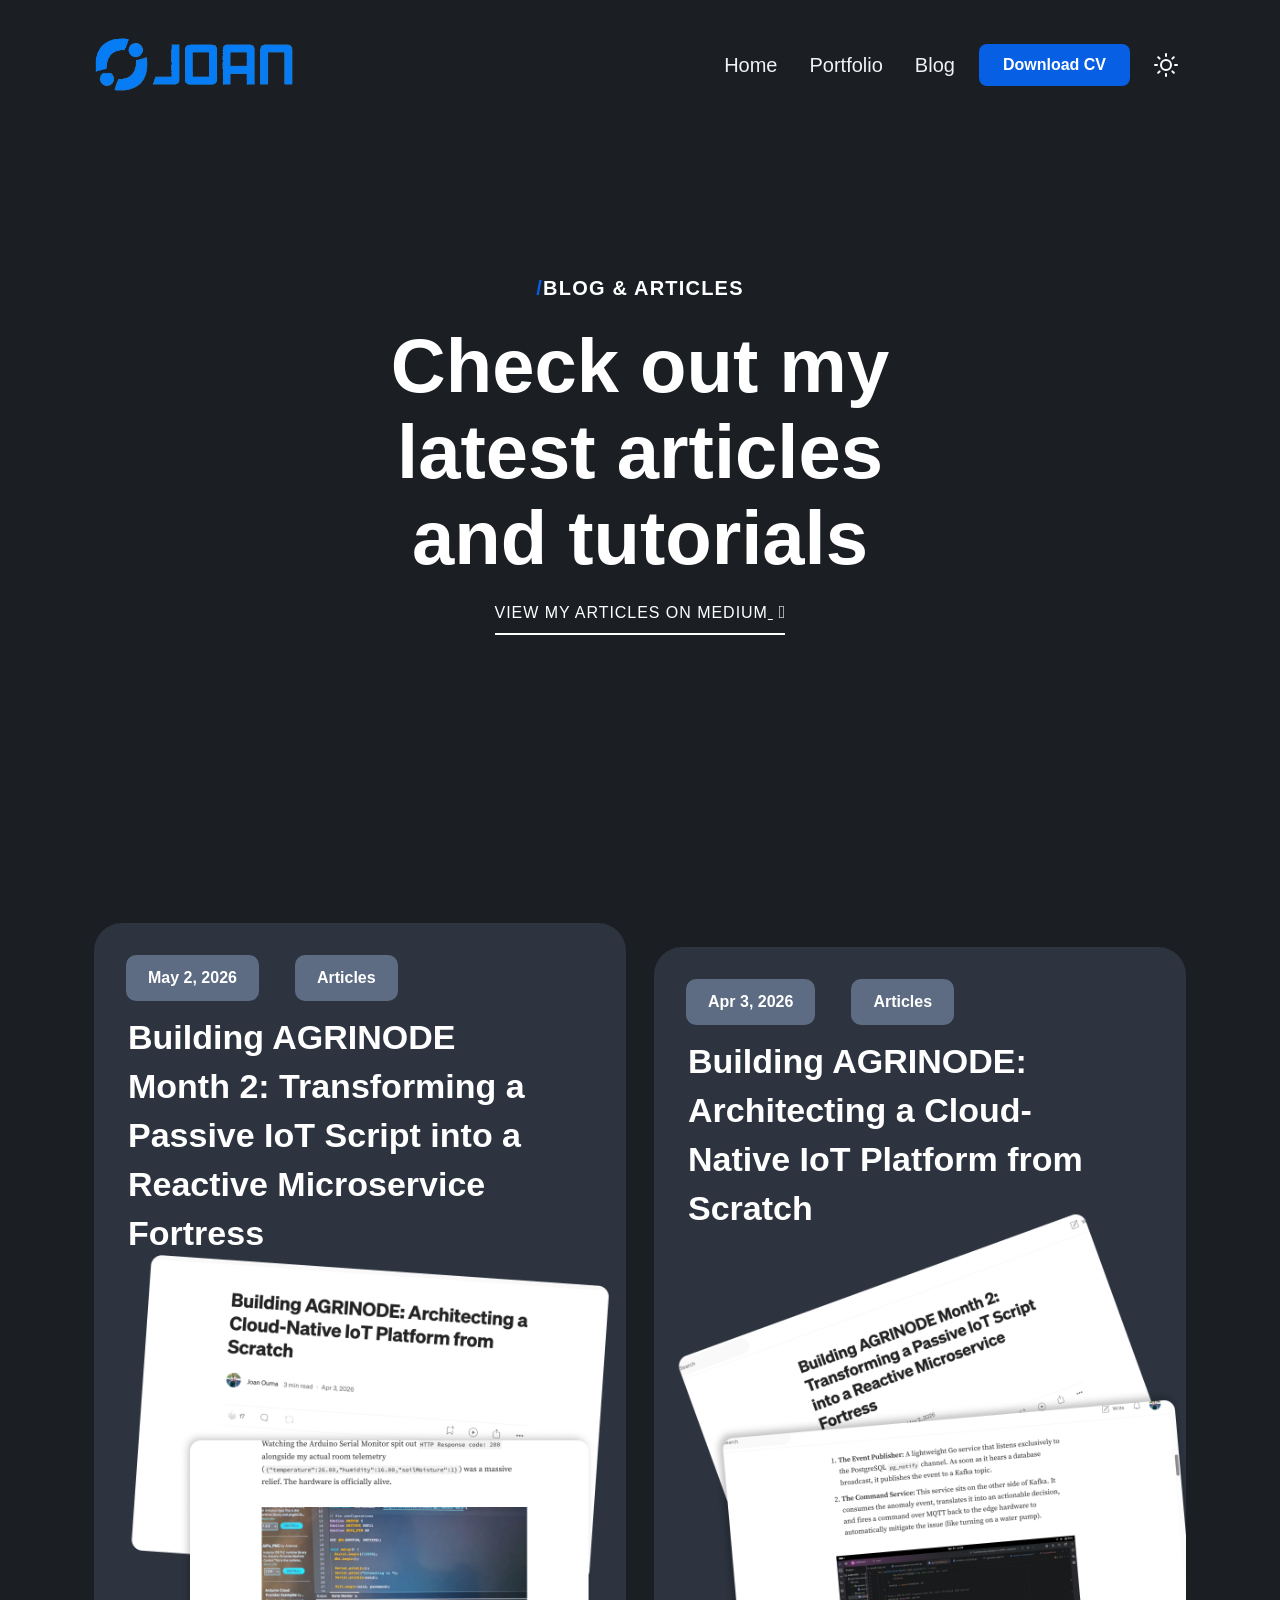
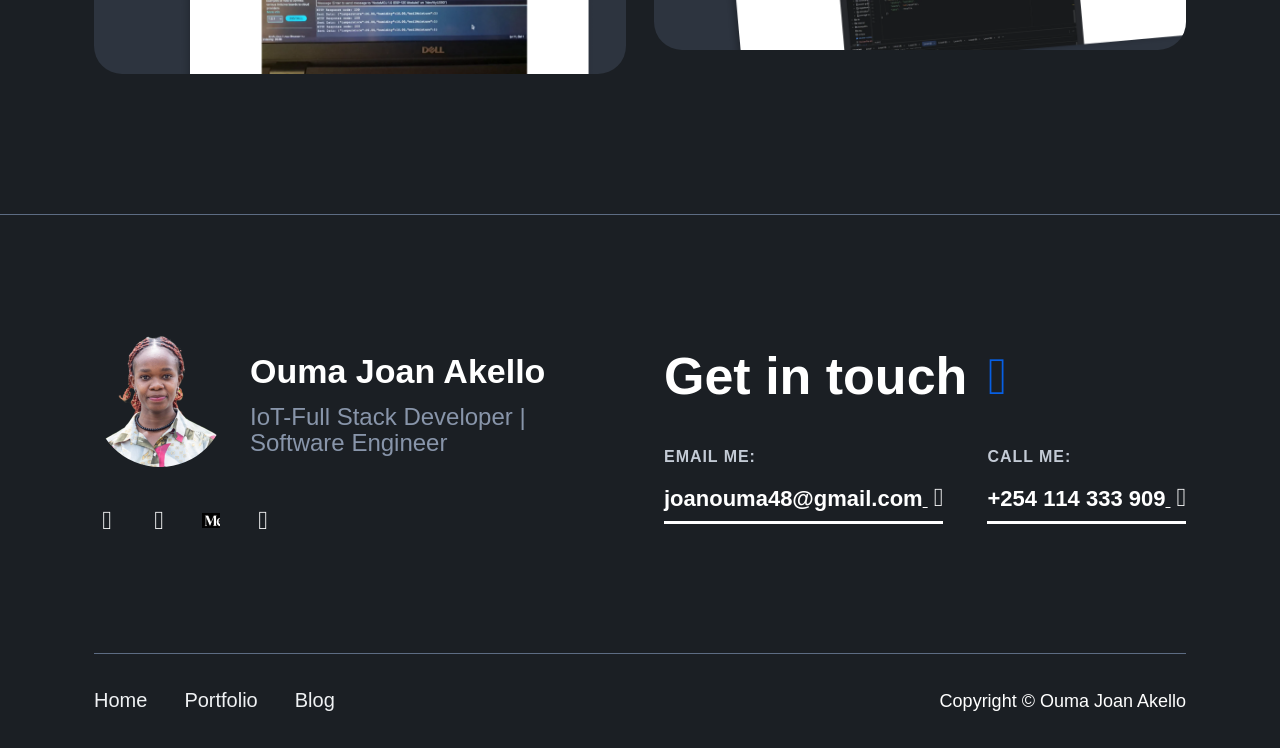
<file: blog.html>
<!DOCTYPE html>
<html lang="en" data-wf-page="622fbc5a718ac342cecd3d78" data-wf-site="622fbc5a718ac3417fcd3d75">

<head>
  <meta charset="utf-8" />
  <title>Blog - Ouma Joan Akello | IoT & Full-Stack Insights</title>
  <meta name="description" content="Articles and tutorials on IoT, full-stack development, and scalable system architecture by Ouma Joan Akello." />
  <meta name="keywords" content="IoT Blog, Full-Stack Development, Web Development Tutorials, Software Engineering, Ouma Joan Akello" />
  <link rel="canonical" href="https://joan-ouma.github.io/blog.html" />
  <link rel="manifest" href="manifest.json" />
  <meta property="og:title" content="Blog - Ouma Joan Akello | IoT & Full-Stack Insights" />
  <meta property="og:description" content="Articles and tutorials on IoT, full-stack development, and scalable system architecture by Ouma Joan Akello." />
  <meta content="assets/images/social-share.png" property="og:image" />
  <meta content="assets/images/social-share.png" name="twitter:image" />
  <meta property="og:type" content="website" />
  <meta content="summary_large_image" name="twitter:card" />
  <meta content="width=device-width, initial-scale=1" name="viewport" />
  <link href="style.css" rel="stylesheet" type="text/css" />
  <link href="assets/images/favicon.png" rel="shortcut icon" type="image/png" />
  <link href="assets/images/apple-touch-icon.png" rel="apple-touch-icon" />
  <style>
    /* Simple dropdown hover */
    .dropdown-wrapper:hover .w-dropdown-list {
      display: block !important;
      opacity: 1 !important;
      visibility: visible !important;
    }

    .w-dropdown-list {
      display: none;
      position: absolute;
      background: #fff;
      min-width: 200px;
      z-index: 1000;
    }

    /* Ensure layout items are visible */
    .page-wrapper {
      opacity: 1 !important;
    }

    [style*="opacity:0"] {
      opacity: 1 !important;
    }
  </style>
</head>

<body>
  <div class="page-wrapper">
    <div data-collapse="medium" data-animation="over-right" data-duration="400" data-easing="ease" data-easing2="ease"
      role="banner" class="header-wrapper w-nav">
      <div class="container-default w-container">
        <div class="header-content-wrapper">
          <a href="index.html" class="header-logo-link w-nav-brand"><img
              src="assets/images/joan-logo.png"
              alt="Ouma Joan Akello - Logo" class="header-logo" /></a>
          <div class="header-right-side">
            <nav role="navigation" class="header-nav-menu-wrapper w-nav-menu">
              <ul role="list" class="header-nav-menu-list">
                <li class="header-nav-list-item">
                  <a href="index.html" class="header-nav-link w-nav-link">Home</a>
                </li>
                <li class="header-nav-list-item">
                  <a href="portfolio.html" class="header-nav-link w-nav-link">Portfolio</a>
                </li>
                <li class="header-nav-list-item">
                  <a href="blog.html" aria-current="page" class="header-nav-link w-nav-link w--current">Blog</a>
                </li>
              </ul>
            </nav>
            <div class="hidden-on-tablet" style="margin-left: 24px;">
              <a href="joan_oumacv.pdf" download="joan_oumacv.pdf" class="btn-primary small w-inline-block" style="padding: 12px 24px;">Download CV</a>
            </div>
            <button class="theme-toggle-btn" id="theme-toggle" aria-label="Toggle Dark Mode">
              <svg id="theme-icon" width="24" height="24" viewBox="0 0 24 24" fill="none" stroke="currentColor" stroke-width="2" stroke-linecap="round" stroke-linejoin="round">
                <!-- Icon injected by JS -->
              </svg>
            </button>
            <div class="hamburger-menu-wrapper w-nav-button">
              <div class="hamburger-menu-bar top"></div>
              <div class="hamburger-menu-bar bottom"></div>
            </div>
          </div>
        </div>
      </div>
    </div>

    <div class="section template-pages-hero">
      <div class="container-default w-container">
        <div class="inner-container _600px center">
          <div class="text-center">
            <div class="subtitle">
              <span class="color-accent-1">/</span>Blog &amp; Articles
            </div>
            <h1 class="display-2">Check out my latest articles and tutorials</h1>
            <a href="https://medium.com/@joanouma48" target="_blank" rel="noopener noreferrer" class="link-wrapper white mg-top-24px w-inline-block">
              <div class="link-text uppercase">View my articles on Medium</div>
              <div class="line-square-icon link-icon-right"></div>
              <div class="link-underline-wrapper small">
                <div class="link-underline small"></div>
              </div>
            </a>
          </div>
        </div>
      </div>
    </div>

    <div class="section">
      <div class="container-default w-container">
        <div class="w-dyn-list">
          <div role="list" class="grid-2-columns gap-row-64px w-dyn-items">
            <div role="listitem" class="w-dyn-item">
              <a href="https://medium.com/@joanouma48" target="_blank" rel="noopener noreferrer" class="card portfolio-project w-inline-block">
                <div class="badges-top-wrapper">
                  <div class="badges-align-start">
                    <div class="badge-primary small chip">May 2, 2026</div>
                    <div class="badge-primary small chip">Articles</div>
                  </div>
                </div>
                <div class="portfolio-project-card-text-container">
                  <h2 class="display-5 mg-bottom-0">Building AGRINODE Month 2: Transforming a Passive IoT Script into a Reactive Microservice Fortress</h2>
                </div>
                <img src="assets/images/Agrinode1.png" loading="eager" alt="AGRINODE Month 2" class="portfolio-thumbnail-image" />
              </a>
            </div>
            <div role="listitem" class="w-dyn-item">
              <a href="https://medium.com/@joanouma48" target="_blank" rel="noopener noreferrer" class="card portfolio-project w-inline-block">
                <div class="badges-top-wrapper">
                  <div class="badges-align-start">
                    <div class="badge-primary small chip">Apr 3, 2026</div>
                    <div class="badge-primary small chip">Articles</div>
                  </div>
                </div>
                <div class="portfolio-project-card-text-container">
                  <h2 class="display-5 mg-bottom-0">Building AGRINODE: Architecting a Cloud-Native IoT Platform from Scratch</h2>
                </div>
                <img src="assets/images/Agrinode2.png" loading="eager" alt="AGRINODE Architecture" class="portfolio-thumbnail-image" />
              </a>
            </div>
          </div>
        </div>
      </div>
    </div>

    <footer class="footer-wrapper">
      <div class="container-default w-container">
        <div class="footer-top">
          <div class="w-layout-grid grid-2-columns footer-grid-top">
            <div id="w-node-a9716d81-7fc3-0b29-1a2b-32de728b9507-728b9503">
              <div class="flex align-center mg-bottom-40px">
                <img src="assets/images/profile-footer.png" loading="eager" alt="Ouma Joan Akello" class="avatar-circle _05 mg-right-24px" />
                <div>
                  <div class="display-5 mg-bottom-8px">Ouma Joan Akello</div>
                  <div class="text-400 medium color-neutral-500">IoT-Full Stack Developer | Software Engineer</div>
                </div>
              </div>
              <div class="w-layout-grid social-media-grid-top">
                <a href="https://twitter.com/Jullie_IOT" target="_blank" class="social-icon w-inline-block" aria-label="X">
                  <div class="social-icon-font"></div>
                </a>
                <a href="https://www.linkedin.com/in/joan-ouma" target="_blank" class="social-icon w-inline-block" aria-label="LinkedIn">
                  <div class="social-icon-font"></div>
                </a>
                <a href="https://medium.com/@joanouma48" target="_blank" class="social-icon w-inline-block" aria-label="Medium">
                  <img src="assets/images/medium.png" alt="Medium" class="social-icon-image" />
                </a>
                <a href="https://github.com/joan-ouma" target="_blank" class="social-icon w-inline-block" aria-label="GitHub">
                  <div class="social-icon-font"></div>
                </a>
              </div>
            </div>
            <div id="w-node-a9716d81-7fc3-0b29-1a2b-32de728b9522-728b9503" class="inner-container _522px">
              <div class="display-3 text-decoration-none mg-bottom-40px">
                <div class="color-neutral-100 display-block">Get in touch</div>
                <div class="line-square-icon link-icon-right color-accent-1"></div>
              </div>
              <div class="grid-2-columns footer-contact-links">
                <div id="w-node-a9716d81-7fc3-0b29-1a2b-32de728b9528-728b9503">
                  <div class="text-100 bold text-uppercase">
                    <span class="color-neutral-400">Email me:</span>
                  </div>
                  <a href="mailto:joanouma48@gmail.com" class="link-wrapper white mg-top-16px w-inline-block">
                    <div class="link-text heading-h4-size">joanouma48@gmail.com</div>
                    <div class="line-square-icon link-icon-right _26px"></div>
                    <div class="link-underline-wrapper">
                      <div class="link-underline"></div>
                    </div>
                  </a>
                </div>
                <div id="w-node-a9716d81-7fc3-0b29-1a2b-32de728b9533-728b9503">
                  <div class="text-100 bold text-uppercase">
                    <span class="color-neutral-400">Call me:</span>
                  </div>
                  <a href="tel:+254114333909" class="link-wrapper white mg-top-16px w-inline-block">
                    <div class="link-text heading-h4-size">+254 114 333 909</div>
                    <div class="line-square-icon link-icon-right _26px"></div>
                    <div class="link-underline-wrapper">
                      <div class="link-underline"></div>
                    </div>
                  </a>
                </div>
              </div>
            </div>
          </div>
        </div>
        <div class="footer-bottom">
          <div class="w-layout-grid grid-footer-bottom">
            <div id="w-node-a9716d81-7fc3-0b29-1a2b-32de728b9540-728b9503">
              <a href="index.html" class="footer-link sibling-opacity-item">Home</a>
              <a href="portfolio.html" class="footer-link sibling-opacity-item">Portfolio</a>
              <a href="blog.html" aria-current="page" class="footer-link sibling-opacity-item w--current">Blog</a>
            </div>
            <div id="w-node-a9716d81-7fc3-0b29-1a2b-32de728b954b-728b9503" class="text-right text-center-tablet">
              <p class="color-neutral-100 mg-bottom-0">Copyright © Ouma Joan Akello</p>
            </div>
          </div>
        </div>
      </div>
    </footer>
  </div>

  <!-- Theme Toggle Logic -->
  <script>
    document.addEventListener("DOMContentLoaded", function() {
      const themeToggle = document.getElementById('theme-toggle');
      const themeIcon = document.getElementById('theme-icon');
      
      const moonIcon = '<path d="M21 12.79A9 9 0 1 1 11.21 3 7 7 0 0 0 21 12.79z"></path>';
      const sunIcon = '<circle cx="12" cy="12" r="5"></circle><line x1="12" y1="1" x2="12" y2="3"></line><line x1="12" y1="21" x2="12" y2="23"></line><line x1="4.22" y1="4.22" x2="5.64" y2="5.64"></line><line x1="18.36" y1="18.36" x2="19.78" y2="19.78"></line><line x1="1" y1="12" x2="3" y2="12"></line><line x1="21" y1="12" x2="23" y2="12"></line><line x1="4.22" y1="19.78" x2="5.64" y2="18.36"></line><line x1="18.36" y1="5.64" x2="19.78" y2="4.22"></line>';

      // Check for saved theme
      const savedTheme = localStorage.getItem('theme');
      if (savedTheme === 'light') {
        document.documentElement.setAttribute('data-theme', 'light');
        themeIcon.innerHTML = moonIcon; // Show moon to switch to dark
      } else {
        themeIcon.innerHTML = sunIcon; // Show sun to switch to light
      }

      if (themeToggle) {
        themeToggle.addEventListener('click', () => {
          const currentTheme = document.documentElement.getAttribute('data-theme');
          if (currentTheme === 'light') {
            document.documentElement.removeAttribute('data-theme');
            localStorage.setItem('theme', 'dark');
            themeIcon.innerHTML = sunIcon;
          } else {
            document.documentElement.setAttribute('data-theme', 'light');
            localStorage.setItem('theme', 'light');
            themeIcon.innerHTML = moonIcon;
          }
        });
      }
    });
  </script>
</body>

</html>
</file>
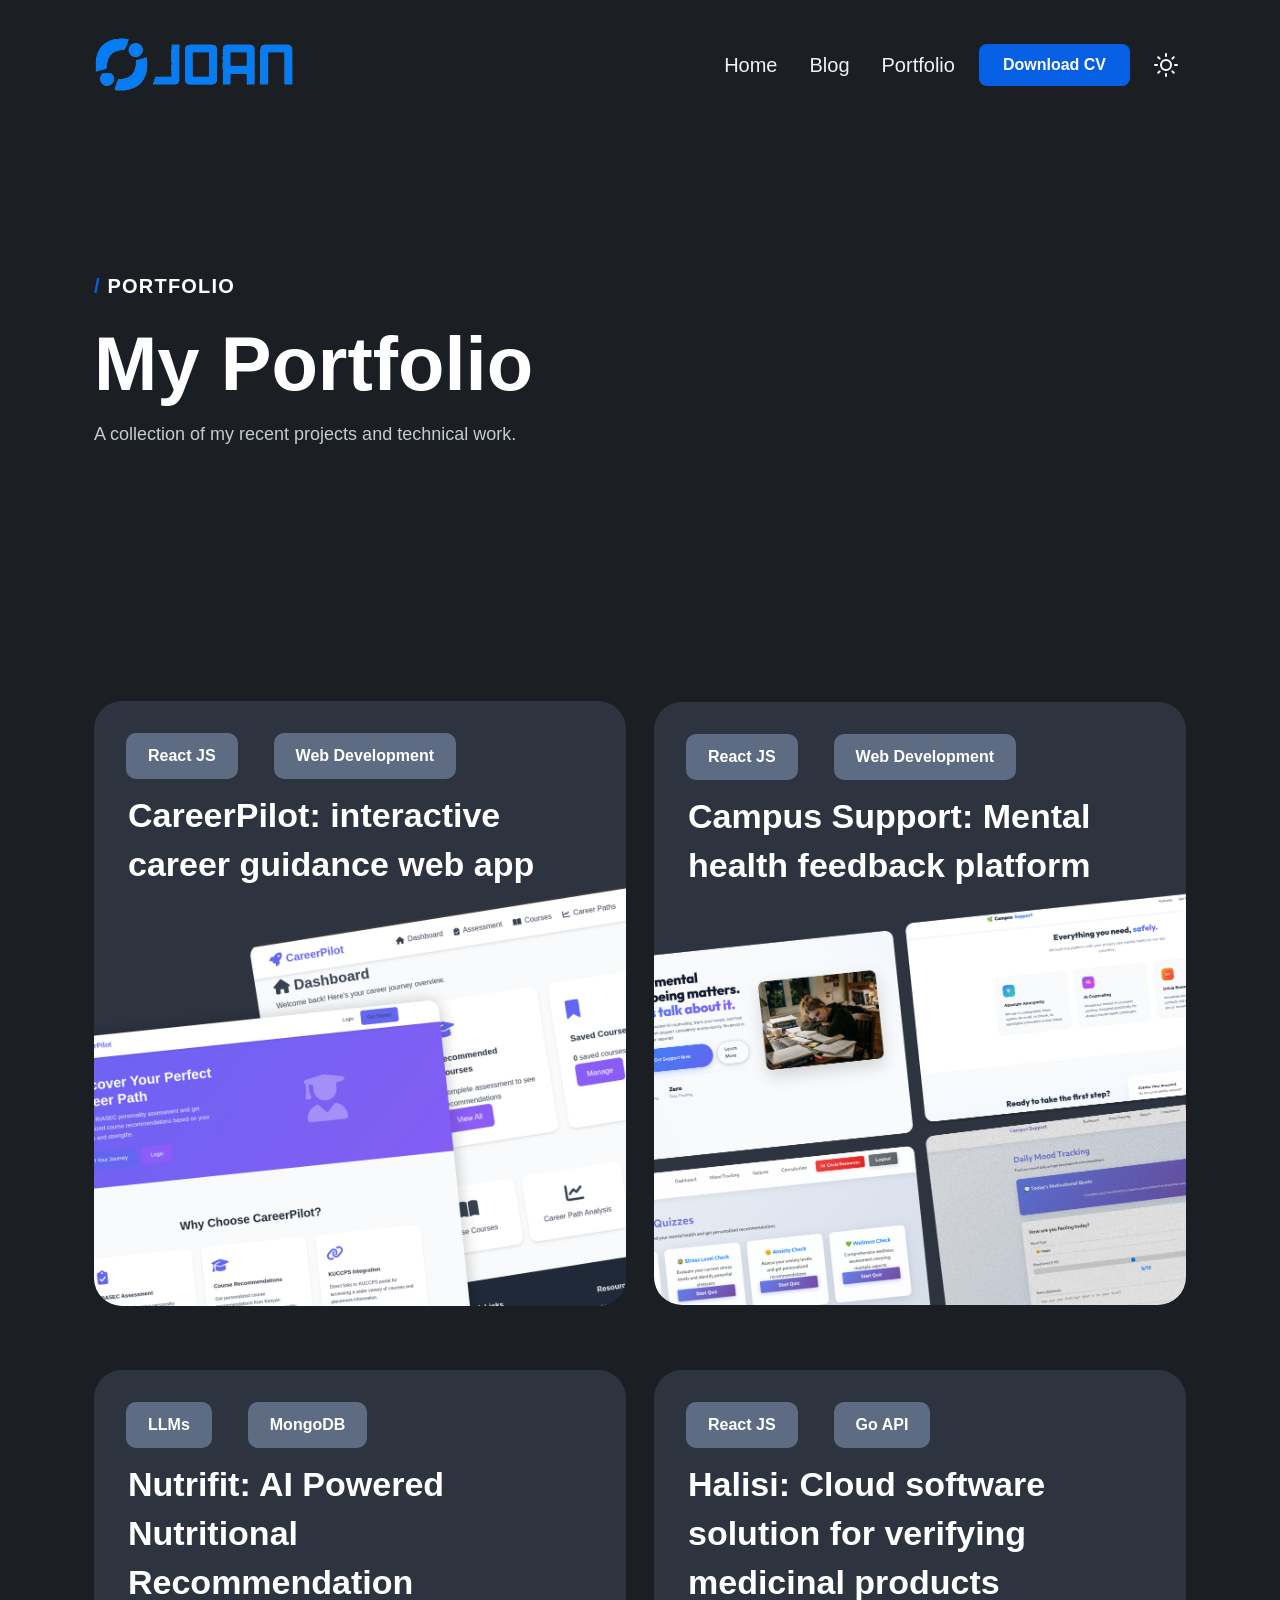
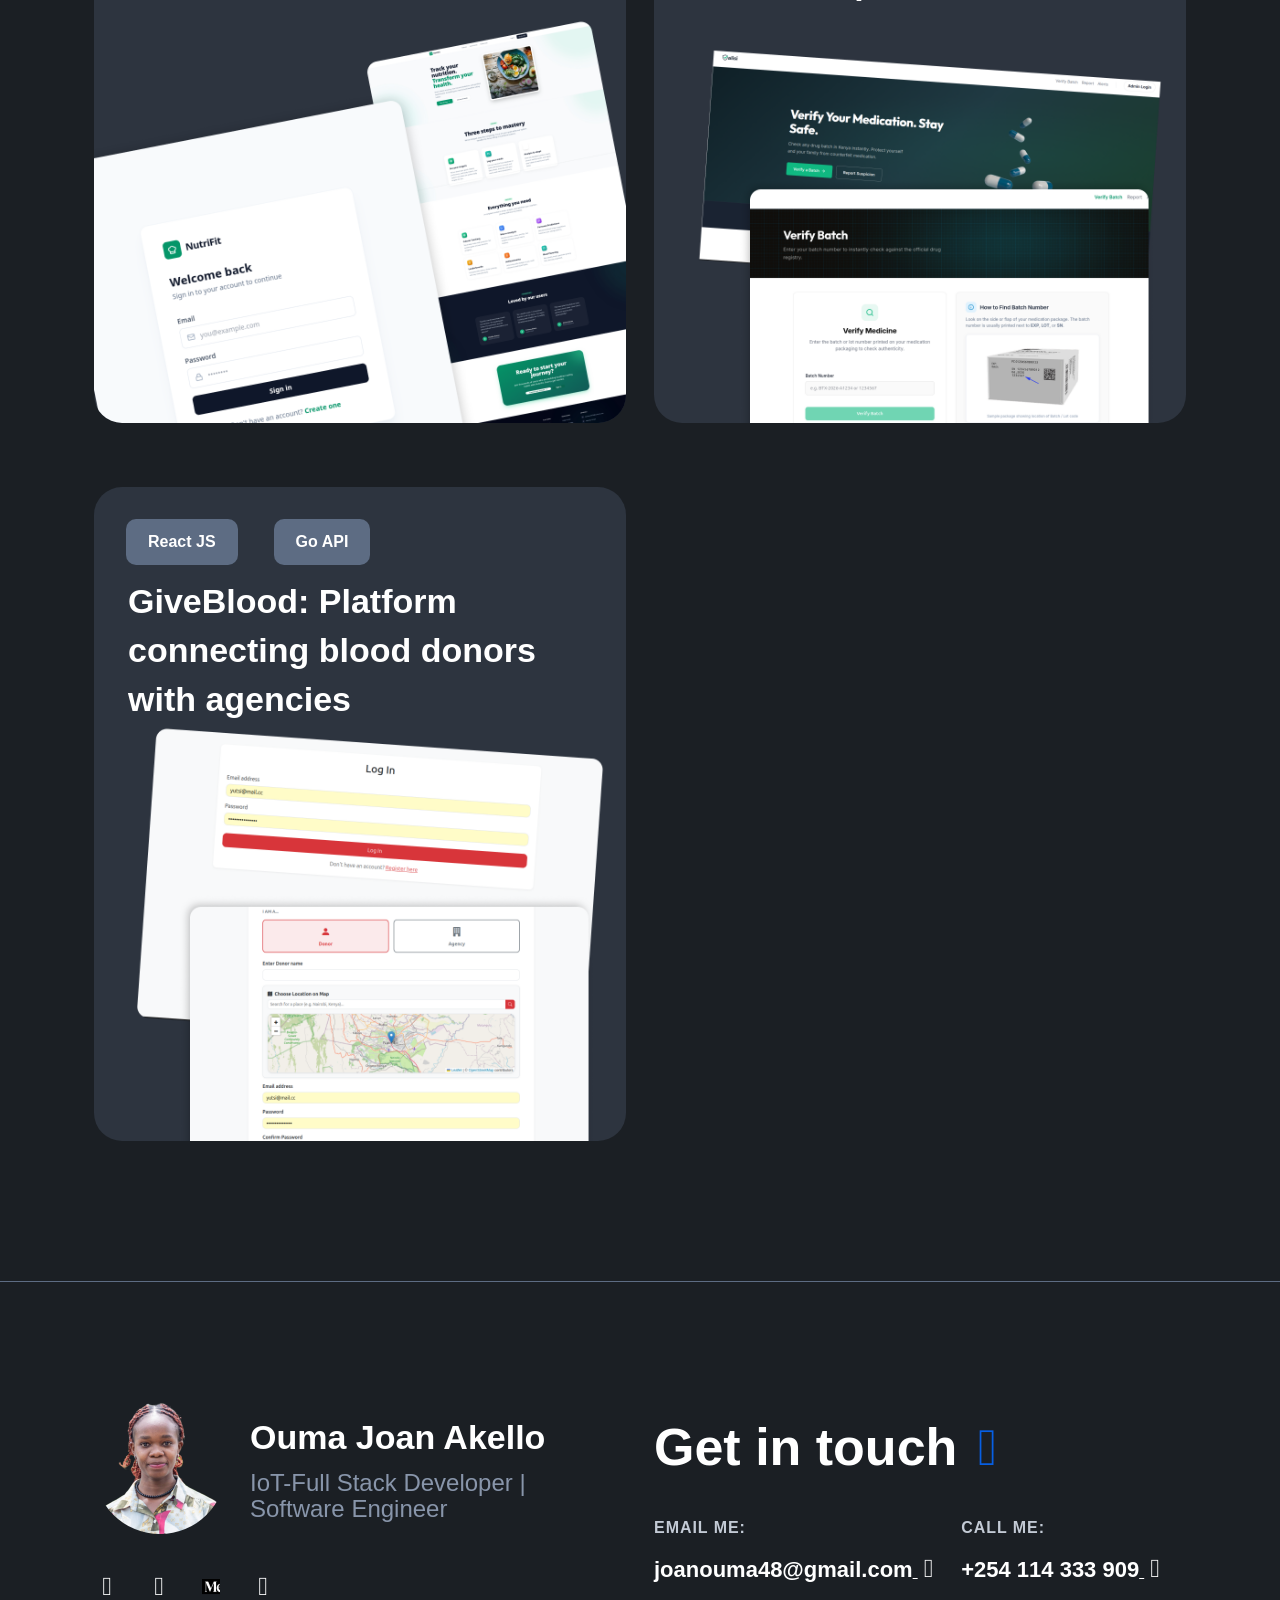
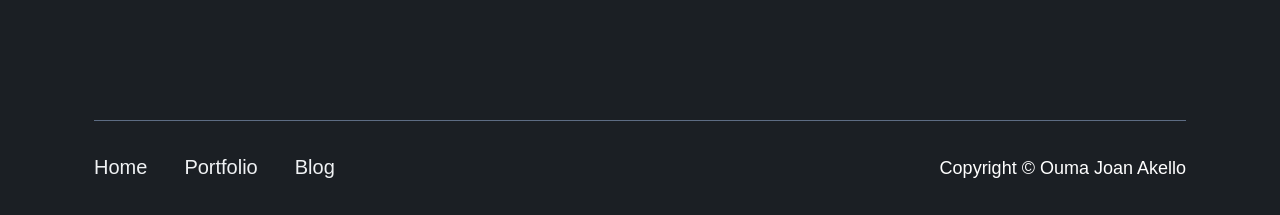
<file: portfolio.html>
<!DOCTYPE html>
<html lang="en">

<head>
  <meta charset="utf-8" />
  <title>Portfolio - Ouma Joan Akello | IoT & Full-Stack Projects</title>
  <meta name="description" content="Explore the portfolio of Ouma Joan Akello, featuring projects in IoT, web development, and scalable system architecture." />
  <meta name="keywords" content="IoT Projects, Full-Stack Web Development, React Projects, Python Backend, Embedded Systems, Ouma Joan Akello" />
  <link rel="canonical" href="https://joan-ouma.github.io/portfolio.html" />
  <link rel="manifest" href="manifest.json" />
  <meta content="assets/images/social-share.png" property="og:image" />
  <meta content="assets/images/social-share.png" name="twitter:image" />
  <meta content="summary_large_image" name="twitter:card" />
  <meta content="Portfolio - Ouma Joan Akello | IoT & Full-Stack Projects" property="og:title" />
  <meta property="og:description" content="Explore the portfolio of Ouma Joan Akello, featuring projects in IoT, web development, and scalable system architecture." />
  <meta content="width=device-width, initial-scale=1" name="viewport" />
  <link href="style.css" rel="stylesheet" type="text/css" />
  <link href="assets/images/favicon.png" rel="shortcut icon" type="image/png" />
  <link href="assets/images/apple-touch-icon.png" rel="apple-touch-icon" />
  <style>
    /* Simple dropdown hover */
    .dropdown-wrapper:hover .w-dropdown-list {
      display: block !important;
      opacity: 1 !important;
      visibility: visible !important;
    }

    .w-dropdown-list {
      display: none;
      position: absolute;
      background: #fff;
      min-width: 200px;
      z-index: 1000;
    }

    /* Ensure layout items are visible */
    .page-wrapper {
      opacity: 1 !important;
      display: block !important;
    }

    [style*="opacity:0"] {
      opacity: 1 !important;
    }

    .portfolio-filters {
      display: flex;
      flex-wrap: wrap;
      gap: 12px;
      margin-bottom: 48px;
    }
    .filter-btn {
      background-color: transparent;
      color: var(--neutral-400);
      border: 1px solid var(--neutral-600);
      border-radius: 100px;
      padding: 10px 24px;
      font-size: 16px;
      font-weight: 500;
      cursor: pointer;
      transition: all 0.3s ease;
    }
    .filter-btn:hover {
      border-color: var(--accent-1);
      color: var(--neutral-100);
    }
    .filter-btn.active {
      background-color: var(--accent-1);
      color: #fff;
      border-color: var(--accent-1);
    }
    .filter-hidden {
      display: none !important;
    }
  </style>
</head>

<body>
  <div class="page-wrapper">
    <div role="banner" class="header-wrapper w-nav">
      <div class="container-default w-container">
        <div class="header-content-wrapper">
          <a href="index.html" class="header-logo-link w-nav-brand">
            <img src="assets/images/joan-logo.png"
              alt="Ouma Joan Akello - Logo" class="header-logo" />
          </a>
          <div class="header-right-side">
            <ul role="list" class="header-nav-menu-list hidden-on-tablet">
              <li class="header-nav-list-item">
                <a href="index.html" class="header-nav-link w-nav-link">
                  Home</a>
              </li>
              <li class="header-nav-list-item">
                <a href="blog.html" class="header-nav-link w-nav-link">
                  Blog</a>
              </li>              <li class="header-nav-list-item">
                <a href="portfolio.html" aria-current="page" class="header-nav-link w-nav-link w--current">
                  Portfolio</a>
              </li>
            </ul>
            <div class="hidden-on-tablet" style="margin-left: 24px;">
              <a href="joan_oumacv.pdf" download="joan_oumacv.pdf" class="btn-primary small w-inline-block" style="padding: 12px 24px;">Download CV</a>
            </div>
            <button class="theme-toggle-btn" id="theme-toggle" aria-label="Toggle Dark Mode">
              <svg id="theme-icon" width="24" height="24" viewBox="0 0 24 24" fill="none" stroke="currentColor" stroke-width="2" stroke-linecap="round" stroke-linejoin="round">
                <!-- Icon injected by JS -->
              </svg>
            </button>
            <div class="hamburger-menu-wrapper w-nav-button">
              <div class="hamburger-menu-bar top"></div>
              <div class="hamburger-menu-bar bottom"></div>
            </div>
          </div>
        </div>
        <div class="header-nav-menu-wrapper hamburger-desktop">
          <div class="header-nav-menu-bg"></div>
          <ul role="list" class="header-nav-menu-list hamburger-desktop">
            <li class="header-nav-list-item hamburger-desktop">
              <a href="index.html" class="header-nav-link hamburger-desktop-nav-link w-nav-link">
                Home</a>
            </li>
            <li class="header-nav-list-item hamburger-desktop">
              <a href="blog.html" class="header-nav-link hamburger-desktop-nav-link w-nav-link">
                Blog</a>
            </li>
            <li class="header-nav-list-item hamburger-desktop">
              <a href="portfolio.html" aria-current="page"
                class="header-nav-link hamburger-desktop-nav-link w-nav-link w--current">
                Portfolio</a>
            </li>
            <li class="header-nav-list-item hamburger-desktop" style="margin-top: 16px;">
              <a href="joan_oumacv.pdf" download="joan_oumacv.pdf" class="btn-primary small w-inline-block" style="width: 100%; text-align: center;">Download CV</a>
            </li>
          </ul>
        </div>
      </div>
    </div>

    <div class="section top-bg-image">
      <div class="container-default z-index-1 w-container">
        <div class="inner-container _600px">
          <div>
            <div class="subtitle"><span class="color-accent-1">/</span> Portfolio</div>
            <h1 class="display-2 mg-bottom-12px">My Portfolio</h1>
            <p class="mg-bottom-0">A collection of my recent projects and technical work.</p>
          </div>
        </div>
      </div>
    </div>

    <div class="section">
      <div class="container-default w-container">
        <div class="w-dyn-list">
          <div role="list" class="grid-2-columns gap-row-64px w-dyn-items">
            <div role="listitem" class="w-dyn-item">
              <a href="https://careerpilot-mwn3.onrender.com/" target="_blank" rel="noopener noreferrer" class="card portfolio-project w-inline-block">
                <div class="badges-top-wrapper">
                  <div class="badges-align-start">
                    <div class="badge-primary small chip">React JS</div>
                    <div class="badge-primary small chip">Web Development</div>
                  </div>
                </div>
                <div class="portfolio-project-card-text-container">
                  <h2 class="display-5 mg-bottom-0">CareerPilot: interactive career guidance web app</h2>
                </div>
                <img src="assets/images/careerpilot-interactive-career-guidance-thumbnail.png" loading="eager" alt="CareerPilot: interactive career guidance web app" class="portfolio-thumbnail-image" />
              </a>
            </div>
            <div role="listitem" class="w-dyn-item">
              <a href="https://feedback-system-wgmf.onrender.com/" target="_blank" rel="noopener noreferrer" class="card portfolio-project w-inline-block">
                <div class="badges-top-wrapper">
                  <div class="badges-align-start">
                    <div class="badge-primary small chip">React JS</div>
                    <div class="badge-primary small chip">Web Development</div>
                  </div>
                </div>
                <div class="portfolio-project-card-text-container">
                  <h2 class="display-5 mg-bottom-0">Campus Support: Mental health feedback platform</h2>
                </div>
                <img src="assets/images/campus-support-mental-health-platform-thumbnail.png" loading="eager" alt="Campus Support: Mental health feedback platform" class="portfolio-thumbnail-image" />
              </a>
            </div>
            <div role="listitem" class="w-dyn-item">
              <a href="https://nutrifit-app-0fke.onrender.com/" target="_blank" rel="noopener noreferrer" class="card portfolio-project w-inline-block">
                <div class="badges-top-wrapper">
                  <div class="badges-align-start">
                    <div class="badge-primary small chip">LLMs</div>
                    <div class="badge-primary small chip">MongoDB</div>
                  </div>
                </div>
                <div class="portfolio-project-card-text-container">
                  <h2 class="display-5 mg-bottom-0">Nutrifit: AI Powered Nutritional Recommendation</h2>
                </div>
                <img src="assets/images/nutrifit-ai-nutritional-recommendation-thumbnail.png" loading="eager" alt="Nutrifit: AI Powered Nutritional Recommendation" class="portfolio-thumbnail-image" />
              </a>
            </div>
            <div role="listitem" class="w-dyn-item">
              <a href="https://halisi-frontend.vercel.app" target="_blank" rel="noopener noreferrer" class="card portfolio-project w-inline-block">
                <div class="badges-top-wrapper">
                  <div class="badges-align-start">
                    <div class="badge-primary small chip">React JS</div>
                    <div class="badge-primary small chip">Go API</div>
                  </div>
                </div>
                <div class="portfolio-project-card-text-container">
                  <h2 class="display-5 mg-bottom-0">Halisi: Cloud software solution for verifying medicinal products</h2>
                </div>
                <img src="assets/images/halisi.png" loading="eager" alt="Halisi: Cloud software solution for verifying medicinal products" class="portfolio-thumbnail-image" />
              </a>
            </div>
            <div role="listitem" class="w-dyn-item">
              <a href="https://give-blood-frontend.vercel.app/" target="_blank" rel="noopener noreferrer" class="card portfolio-project w-inline-block">
                <div class="badges-top-wrapper">
                  <div class="badges-align-start">
                    <div class="badge-primary small chip">React JS</div>
                    <div class="badge-primary small chip">Go API</div>
                  </div>
                </div>
                <div class="portfolio-project-card-text-container">
                  <h2 class="display-5 mg-bottom-0">GiveBlood: Platform connecting blood donors with agencies</h2>
                </div>
                <img src="assets/images/give-blood.png" loading="eager" alt="GiveBlood: Platform connecting blood donors with agencies" class="portfolio-thumbnail-image" />
              </a>
            </div>
          </div>
        </div>
      </div>
    </div>

    <footer class="footer-wrapper">
      <div class="container-default w-container">
        <div class="footer-top">
          <div class="w-layout-grid grid-2-columns footer-grid-top">
            <div>
              <div class="flex align-center mg-bottom-40px">
                <img src="assets/images/profile-footer.png" loading="eager"
                  alt="Ouma Joan Akello - Developer X Webflow Template" class="avatar-circle _05 mg-right-24px" />
                <div>
                  <div class="display-5 mg-bottom-8px">Ouma Joan Akello</div>
                  <div class="text-400 medium color-neutral-500">IoT-Full Stack Developer | Software Engineer</div>
                </div>
              </div>
              <div class="w-layout-grid social-media-grid-top">
                <a href="https://twitter.com/Jullie_IOT" target="_blank" class="social-icon w-inline-block" aria-label="X">
                  <div class="social-icon-font"></div>
                </a>
                <a href="https://www.linkedin.com/in/joan-ouma" target="_blank" class="social-icon w-inline-block" aria-label="LinkedIn">
                  <div class="social-icon-font"></div>
                </a>
                <a href="https://medium.com/@joanouma48" target="_blank" class="social-icon w-inline-block" aria-label="Medium">
                  <img src="assets/images/medium.png" alt="Medium" class="social-icon-image" />
                </a>
                <a href="https://github.com/joan-ouma" target="_blank" class="social-icon w-inline-block" aria-label="GitHub">
                  <div class="social-icon-font"></div>
                </a>
              </div>
            </div>
            <div class="inner-container _522px">
              <div class="display-3 text-decoration-none mg-bottom-40px">
                <div class="color-neutral-100 display-block">Get in touch</div>
                <div class="line-square-icon link-icon-right color-accent-1"></div>
              </div>
              <div class="grid-2-columns footer-contact-links">
                <div>
                  <div class="text-100 bold text-uppercase"><span class="color-neutral-400">Email me:</span></div>
                  <a href="mailto:joanouma48@gmail.com" class="link-wrapper white mg-top-16px w-inline-block">
                    <div class="link-text heading-h4-size">joanouma48@gmail.com</div>
                    <div class="line-square-icon link-icon-right _26px"></div>
                  </a>
                </div>
                <div>
                  <div class="text-100 bold text-uppercase"><span class="color-neutral-400">Call me:</span></div>
                  <a href="tel:+254114333909" class="link-wrapper white mg-top-16px w-inline-block">
                    <div class="link-text heading-h4-size">+254 114 333 909</div>
                    <div class="line-square-icon link-icon-right _26px"></div>
                  </a>
                </div>
              </div>
            </div>
          </div>
        </div>
        <div class="footer-bottom">
          <div class="w-layout-grid grid-footer-bottom">
            <div>
              <a href="index.html" class="footer-link sibling-opacity-item">Home</a>
              <a href="portfolio.html" aria-current="page" class="footer-link sibling-opacity-item w--current">Portfolio</a>
              <a href="blog.html" class="footer-link sibling-opacity-item">Blog</a>
            </div>
            <div class="text-right text-center-tablet">
              <p class="color-neutral-100 mg-bottom-0">Copyright © Ouma Joan Akello</p>
            </div>
          </div>
        </div>
      </div>
    </footer>
  </div>


  <!-- Theme Toggle Logic -->
  <script>
    document.addEventListener("DOMContentLoaded", function() {
      const themeToggle = document.getElementById('theme-toggle');
      const themeIcon = document.getElementById('theme-icon');
      
      const moonIcon = '<path d="M21 12.79A9 9 0 1 1 11.21 3 7 7 0 0 0 21 12.79z"></path>';
      const sunIcon = '<circle cx="12" cy="12" r="5"></circle><line x1="12" y1="1" x2="12" y2="3"></line><line x1="12" y1="21" x2="12" y2="23"></line><line x1="4.22" y1="4.22" x2="5.64" y2="5.64"></line><line x1="18.36" y1="18.36" x2="19.78" y2="19.78"></line><line x1="1" y1="12" x2="3" y2="12"></line><line x1="21" y1="12" x2="23" y2="12"></line><line x1="4.22" y1="19.78" x2="5.64" y2="18.36"></line><line x1="18.36" y1="5.64" x2="19.78" y2="4.22"></line>';

      // Check for saved theme
      const savedTheme = localStorage.getItem('theme');
      if (savedTheme === 'light') {
        document.documentElement.setAttribute('data-theme', 'light');
        themeIcon.innerHTML = moonIcon; // Show moon to switch to dark
      } else {
        themeIcon.innerHTML = sunIcon; // Show sun to switch to light
      }

      if (themeToggle) {
        themeToggle.addEventListener('click', () => {
          const currentTheme = document.documentElement.getAttribute('data-theme');
          if (currentTheme === 'light') {
            document.documentElement.removeAttribute('data-theme');
            localStorage.setItem('theme', 'dark');
            themeIcon.innerHTML = sunIcon;
          } else {
            document.documentElement.setAttribute('data-theme', 'light');
            localStorage.setItem('theme', 'light');
            themeIcon.innerHTML = moonIcon;
          }
        });
      }
    });
  </script>
</body>

</html>
</file>
<file: style.css>
html{-webkit-text-size-adjust:100%;-ms-text-size-adjust:100%;font-family:sans-serif;}
body{margin:0;}
article, aside, details, figcaption, figure, footer, header, hgroup, main, menu, nav, section, summary{display:block;}
audio, canvas, progress, video{vertical-align:baseline;display:inline-block;}
audio:not([controls]){height:0;display:none;}
[hidden], template{display:none;}
a{background-color:#0000;}
a:active, a:hover{outline:0;}
abbr[title]{border-bottom:1px dotted;}
b, strong{font-weight:bold;}
dfn{font-style:italic;}
h1{margin:.67em 0;font-size:2em;}
mark{color:#000;background:#ff0;}
small{font-size:80%;}
sub, sup{vertical-align:baseline;font-size:75%;line-height:0;position:relative;}
sup{top:-.5em;}
sub{bottom:-.25em;}
img{border:0;}
svg:not(:root){overflow:hidden;}
hr{box-sizing:content-box;height:0;}
pre{overflow:auto;}
code, kbd, pre, samp{font-family:monospace;font-size:1em;}
button, input, optgroup, select, textarea{color:inherit;font:inherit;margin:0;}
button{overflow:visible;}
button, select{text-transform:none;}
button, html input[type="button"], input[type="reset"]{-webkit-appearance:button;cursor:pointer;}
button[disabled], html input[disabled]{cursor:default;}
button::-moz-focus-inner, input::-moz-focus-inner{border:0;padding:0;}
input{line-height:normal;}
input[type="checkbox"], input[type="radio"]{box-sizing:border-box;padding:0;}
input[type="number"]::-webkit-inner-spin-button, input[type="number"]::-webkit-outer-spin-button{height:auto;}
input[type="search"]{-webkit-appearance:none;}
input[type="search"]::-webkit-search-cancel-button, input[type="search"]::-webkit-search-decoration{-webkit-appearance:none;}
legend{border:0;padding:0;}
textarea{overflow:auto;}
optgroup{font-weight:bold;}
table{border-collapse:collapse;border-spacing:0;}
td, th{padding:0;}
@font-face{font-family:webflow-icons;src:url("[data-uri]") format("truetype");font-weight:normal;font-style:normal;}
[class^="w-icon-"], [class*=" w-icon-"]{speak:none;font-variant:normal;text-transform:none;-webkit-font-smoothing:antialiased;-moz-osx-font-smoothing:grayscale;font-style:normal;font-weight:normal;line-height:1;font-family:webflow-icons !important;}
.w-icon-slider-right:before{content:"";}
.w-icon-slider-left:before{content:"";}
.w-icon-nav-menu:before{content:"";}
.w-icon-arrow-down:before, .w-icon-dropdown-toggle:before{content:"";}
.w-icon-file-upload-remove:before{content:"";}
.w-icon-file-upload-icon:before{content:"";}
*{box-sizing:border-box;}
html{height:100%;}
body{color:#333;background-color:#fff;min-height:100%;margin:0;font-family:Arial, sans-serif;font-size:14px;line-height:20px;}
img{vertical-align:middle;max-width:100%;display:inline-block;}
html.w-mod-touch *{background-attachment:scroll !important;}
.w-block{display:block;}
.w-inline-block{max-width:100%;display:inline-block;}
.w-clearfix:before, .w-clearfix:after{content:" ";grid-area:1 / 1 / 2 / 2;display:table;}
.w-clearfix:after{clear:both;}
.w-hidden{display:none;}
.w-button{color:#fff;line-height:inherit;cursor:pointer;background-color:#3898ec;border:0;border-radius:0;padding:9px 15px;text-decoration:none;display:inline-block;}
input.w-button{-webkit-appearance:button;}
html[data-w-dynpage] [data-w-cloak]{color:#0000 !important;}
.w-code-block{margin:unset;}
pre.w-code-block code{all:inherit;}
.w-optimization{display:contents;}
.w-webflow-badge, .w-webflow-badge > img{box-sizing:unset;width:unset;height:unset;max-height:unset;max-width:unset;min-height:unset;min-width:unset;margin:unset;padding:unset;float:unset;clear:unset;border:unset;border-radius:unset;background:unset;background-image:unset;background-position:unset;background-size:unset;background-repeat:unset;background-origin:unset;background-clip:unset;background-attachment:unset;background-color:unset;box-shadow:unset;transform:unset;direction:unset;font-family:unset;font-weight:unset;color:unset;font-size:unset;line-height:unset;font-style:unset;font-variant:unset;text-align:unset;letter-spacing:unset;-webkit-text-decoration:unset;text-decoration:unset;text-indent:unset;text-transform:unset;list-style-type:unset;text-shadow:unset;vertical-align:unset;cursor:unset;white-space:unset;word-break:unset;word-spacing:unset;word-wrap:unset;transition:unset;}
.w-webflow-badge{white-space:nowrap;cursor:pointer;box-shadow:0 0 0 1px #0000001a, 0 1px 3px #0000001a;visibility:visible !important;opacity:1 !important;z-index:2147483647 !important;color:#aaadb0 !important;overflow:unset !important;background-color:#fff !important;border-radius:3px !important;width:auto !important;height:auto !important;margin:0 !important;padding:6px !important;font-size:12px !important;line-height:14px !important;text-decoration:none !important;display:inline-block !important;position:fixed !important;inset:auto 12px 12px auto !important;transform:none !important;}
.w-webflow-badge > img{position:unset;visibility:unset !important;opacity:1 !important;vertical-align:middle !important;display:inline-block !important;}
h1, h2, h3, h4, h5, h6{margin-bottom:10px;font-weight:bold;}
h1{margin-top:20px;font-size:38px;line-height:44px;}
h2{margin-top:20px;font-size:32px;line-height:36px;}
h3{margin-top:20px;font-size:24px;line-height:30px;}
h4{margin-top:10px;font-size:18px;line-height:24px;}
h5{margin-top:10px;font-size:14px;line-height:20px;}
h6{margin-top:10px;font-size:12px;line-height:18px;}
p{margin-top:0;margin-bottom:10px;}
blockquote{border-left:5px solid #e2e2e2;margin:0 0 10px;padding:10px 20px;font-size:18px;line-height:22px;}
figure{margin:0 0 10px;}
ul, ol{margin-top:0;margin-bottom:10px;padding-left:40px;}
.w-list-unstyled{padding-left:0;list-style:none;}
.w-embed:before, .w-embed:after{content:" ";grid-area:1 / 1 / 2 / 2;display:table;}
.w-embed:after{clear:both;}
.w-video{width:100%;padding:0;position:relative;}
.w-video iframe, .w-video object, .w-video embed{border:none;width:100%;height:100%;position:absolute;top:0;left:0;}
fieldset{border:0;margin:0;padding:0;}
button, [type="button"], [type="reset"]{cursor:pointer;-webkit-appearance:button;border:0;}
.w-form{margin:0 0 15px;}
.w-form-done{text-align:center;background-color:#ddd;padding:20px;display:none;}
.w-form-fail{background-color:#ffdede;margin-top:10px;padding:10px;display:none;}
label{margin-bottom:5px;font-weight:bold;display:block;}
.w-input, .w-select{color:#333;vertical-align:middle;background-color:#fff;border:1px solid #ccc;width:100%;height:38px;margin-bottom:10px;padding:8px 12px;font-size:14px;line-height:1.42857;display:block;}
.w-input::placeholder, .w-select::placeholder{color:#999;}
.w-input:focus, .w-select:focus{border-color:#3898ec;outline:0;}
.w-input[disabled], .w-select[disabled], .w-input[readonly], .w-select[readonly], fieldset[disabled] .w-input, fieldset[disabled] .w-select{cursor:not-allowed;}
.w-input[disabled]:not(.w-input-disabled), .w-select[disabled]:not(.w-input-disabled), .w-input[readonly], .w-select[readonly], fieldset[disabled]:not(.w-input-disabled) .w-input, fieldset[disabled]:not(.w-input-disabled) .w-select{background-color:#eee;}
textarea.w-input, textarea.w-select{height:auto;}
.w-select{background-color:#f3f3f3;}
.w-select[multiple]{height:auto;}
.w-form-label{cursor:pointer;margin-bottom:0;font-weight:normal;display:inline-block;}
.w-radio{margin-bottom:5px;padding-left:20px;display:block;}
.w-radio:before, .w-radio:after{content:" ";grid-area:1 / 1 / 2 / 2;display:table;}
.w-radio:after{clear:both;}
.w-radio-input{float:left;margin:3px 0 0 -20px;line-height:normal;}
.w-file-upload{margin-bottom:10px;display:block;}
.w-file-upload-input{opacity:0;z-index:-100;width:.1px;height:.1px;position:absolute;overflow:hidden;}
.w-file-upload-default, .w-file-upload-uploading, .w-file-upload-success{color:#333;display:inline-block;}
.w-file-upload-error{margin-top:10px;display:block;}
.w-file-upload-default.w-hidden, .w-file-upload-uploading.w-hidden, .w-file-upload-error.w-hidden, .w-file-upload-success.w-hidden{display:none;}
.w-file-upload-uploading-btn{cursor:pointer;background-color:#fafafa;border:1px solid #ccc;margin:0;padding:8px 12px;font-size:14px;font-weight:normal;display:flex;}
.w-file-upload-file{background-color:#fafafa;border:1px solid #ccc;flex-grow:1;justify-content:space-between;margin:0;padding:8px 9px 8px 11px;display:flex;}
.w-file-upload-file-name{font-size:14px;font-weight:normal;display:block;}
.w-file-remove-link{cursor:pointer;width:auto;height:auto;margin-top:3px;margin-left:10px;padding:3px;display:block;}
.w-icon-file-upload-remove{margin:auto;font-size:10px;}
.w-file-upload-error-msg{color:#ea384c;padding:2px 0;display:inline-block;}
.w-file-upload-info{padding:0 12px;line-height:38px;display:inline-block;}
.w-file-upload-label{cursor:pointer;background-color:#fafafa;border:1px solid #ccc;margin:0;padding:8px 12px;font-size:14px;font-weight:normal;display:inline-block;}
.w-icon-file-upload-icon, .w-icon-file-upload-uploading{width:20px;margin-right:8px;display:inline-block;}
.w-icon-file-upload-uploading{height:20px;}
.w-container{max-width:940px;margin-left:auto;margin-right:auto;}
.w-container:before, .w-container:after{content:" ";grid-area:1 / 1 / 2 / 2;display:table;}
.w-container:after{clear:both;}
.w-container .w-row{margin-left:-10px;margin-right:-10px;}
.w-row:before, .w-row:after{content:" ";grid-area:1 / 1 / 2 / 2;display:table;}
.w-row:after{clear:both;}
.w-row .w-row{margin-left:0;margin-right:0;}
.w-col{float:left;width:100%;min-height:1px;padding-left:10px;padding-right:10px;position:relative;}
.w-col .w-col{padding-left:0;padding-right:0;}
.w-col-1{width:8.33333%;}
.w-col-2{width:16.6667%;}
.w-col-3{width:25%;}
.w-col-4{width:33.3333%;}
.w-col-5{width:41.6667%;}
.w-col-6{width:50%;}
.w-col-7{width:58.3333%;}
.w-col-8{width:66.6667%;}
.w-col-9{width:75%;}
.w-col-10{width:83.3333%;}
.w-col-11{width:91.6667%;}
.w-col-12{width:100%;}
.w-hidden-main{display:none !important;}
@media screen and (max-width:991px){.w-container{max-width:728px;}
.w-hidden-main{display:inherit !important;}
.w-hidden-medium{display:none !important;}
.w-col-medium-1{width:8.33333%;}
.w-col-medium-2{width:16.6667%;}
.w-col-medium-3{width:25%;}
.w-col-medium-4{width:33.3333%;}
.w-col-medium-5{width:41.6667%;}
.w-col-medium-6{width:50%;}
.w-col-medium-7{width:58.3333%;}
.w-col-medium-8{width:66.6667%;}
.w-col-medium-9{width:75%;}
.w-col-medium-10{width:83.3333%;}
.w-col-medium-11{width:91.6667%;}
.w-col-medium-12{width:100%;}
.w-col-stack{width:100%;left:auto;right:auto;}
}
@media screen and (max-width:767px){.w-hidden-main, .w-hidden-medium{display:inherit !important;}
.w-hidden-small{display:none !important;}
.w-row, .w-container .w-row{margin-left:0;margin-right:0;}
.w-col{width:100%;left:auto;right:auto;}
.w-col-small-1{width:8.33333%;}
.w-col-small-2{width:16.6667%;}
.w-col-small-3{width:25%;}
.w-col-small-4{width:33.3333%;}
.w-col-small-5{width:41.6667%;}
.w-col-small-6{width:50%;}
.w-col-small-7{width:58.3333%;}
.w-col-small-8{width:66.6667%;}
.w-col-small-9{width:75%;}
.w-col-small-10{width:83.3333%;}
.w-col-small-11{width:91.6667%;}
.w-col-small-12{width:100%;}
}
@media screen and (max-width:479px){.w-container{max-width:none;}
.w-hidden-main, .w-hidden-medium, .w-hidden-small{display:inherit !important;}
.w-hidden-tiny{display:none !important;}
.w-col{width:100%;}
.w-col-tiny-1{width:8.33333%;}
.w-col-tiny-2{width:16.6667%;}
.w-col-tiny-3{width:25%;}
.w-col-tiny-4{width:33.3333%;}
.w-col-tiny-5{width:41.6667%;}
.w-col-tiny-6{width:50%;}
.w-col-tiny-7{width:58.3333%;}
.w-col-tiny-8{width:66.6667%;}
.w-col-tiny-9{width:75%;}
.w-col-tiny-10{width:83.3333%;}
.w-col-tiny-11{width:91.6667%;}
.w-col-tiny-12{width:100%;}
}
.w-widget{position:relative;}
.w-widget-map{width:100%;height:400px;}
.w-widget-map label{width:auto;display:inline;}
.w-widget-map img{max-width:inherit;}
.w-widget-map .gm-style-iw{text-align:center;}
.w-widget-map .gm-style-iw > button{display:none !important;}
.w-widget-twitter{overflow:hidden;}
.w-widget-twitter-count-shim{vertical-align:top;text-align:center;background:#fff;border:1px solid #758696;border-radius:3px;width:28px;height:20px;display:inline-block;position:relative;}
.w-widget-twitter-count-shim *{pointer-events:none;-webkit-user-select:none;user-select:none;}
.w-widget-twitter-count-shim .w-widget-twitter-count-inner{text-align:center;color:#999;font-family:serif;font-size:15px;line-height:12px;position:relative;}
.w-widget-twitter-count-shim .w-widget-twitter-count-clear{display:block;position:relative;}
.w-widget-twitter-count-shim.w--large{width:36px;height:28px;}
.w-widget-twitter-count-shim.w--large .w-widget-twitter-count-inner{font-size:18px;line-height:18px;}
.w-widget-twitter-count-shim:not(.w--vertical){margin-left:5px;margin-right:8px;}
.w-widget-twitter-count-shim:not(.w--vertical).w--large{margin-left:6px;}
.w-widget-twitter-count-shim:not(.w--vertical):before, .w-widget-twitter-count-shim:not(.w--vertical):after{content:" ";pointer-events:none;border:solid #0000;width:0;height:0;position:absolute;top:50%;left:0;}
.w-widget-twitter-count-shim:not(.w--vertical):before{border-width:4px;border-color:#75869600 #5d6c7b #75869600 #75869600;margin-top:-4px;margin-left:-9px;}
.w-widget-twitter-count-shim:not(.w--vertical).w--large:before{border-width:5px;margin-top:-5px;margin-left:-10px;}
.w-widget-twitter-count-shim:not(.w--vertical):after{border-width:4px;border-color:#fff0 #fff #fff0 #fff0;margin-top:-4px;margin-left:-8px;}
.w-widget-twitter-count-shim:not(.w--vertical).w--large:after{border-width:5px;margin-top:-5px;margin-left:-9px;}
.w-widget-twitter-count-shim.w--vertical{width:61px;height:33px;margin-bottom:8px;}
.w-widget-twitter-count-shim.w--vertical:before, .w-widget-twitter-count-shim.w--vertical:after{content:" ";pointer-events:none;border:solid #0000;width:0;height:0;position:absolute;top:100%;left:50%;}
.w-widget-twitter-count-shim.w--vertical:before{border-width:5px;border-color:#5d6c7b #75869600 #75869600;margin-left:-5px;}
.w-widget-twitter-count-shim.w--vertical:after{border-width:4px;border-color:#fff #fff0 #fff0;margin-left:-4px;}
.w-widget-twitter-count-shim.w--vertical .w-widget-twitter-count-inner{font-size:18px;line-height:22px;}
.w-widget-twitter-count-shim.w--vertical.w--large{width:76px;}
.w-background-video{color:#fff;height:500px;position:relative;overflow:hidden;}
.w-background-video > video{object-fit:cover;z-index:-100;background-position:50%;background-size:cover;width:100%;height:100%;margin:auto;position:absolute;inset:-100%;}
.w-background-video > video::-webkit-media-controls-start-playback-button{-webkit-appearance:none;display:none !important;}
.w-background-video--control{background-color:#0000;padding:0;position:absolute;bottom:1em;right:1em;}
.w-background-video--control > [hidden]{display:none !important;}
.w-slider{text-align:center;clear:both;-webkit-tap-highlight-color:#0000;tap-highlight-color:#0000;background:#ddd;height:300px;position:relative;}
.w-slider-mask{z-index:1;white-space:nowrap;height:100%;display:block;position:relative;left:0;right:0;overflow:hidden;}
.w-slide{vertical-align:top;white-space:normal;text-align:left;width:100%;height:100%;display:inline-block;position:relative;}
.w-slider-nav{z-index:2;text-align:center;-webkit-tap-highlight-color:#0000;tap-highlight-color:#0000;height:40px;margin:auto;padding-top:10px;position:absolute;inset:auto 0 0;}
.w-slider-nav.w-round > div{border-radius:100%;}
.w-slider-nav.w-num > div{font-size:inherit;line-height:inherit;width:auto;height:auto;padding:.2em .5em;}
.w-slider-nav.w-shadow > div{box-shadow:0 0 3px #3336;}
.w-slider-nav-invert{color:#fff;}
.w-slider-nav-invert > div{background-color:#2226;}
.w-slider-nav-invert > div.w-active{background-color:#222;}
.w-slider-dot{cursor:pointer;background-color:#fff6;width:1em;height:1em;margin:0 3px .5em;transition:background-color .1s, color .1s;display:inline-block;position:relative;}
.w-slider-dot.w-active{background-color:#fff;}
.w-slider-dot:focus{outline:none;box-shadow:0 0 0 2px #fff;}
.w-slider-dot:focus.w-active{box-shadow:none;}
.w-slider-arrow-left, .w-slider-arrow-right{cursor:pointer;color:#fff;-webkit-tap-highlight-color:#0000;tap-highlight-color:#0000;-webkit-user-select:none;user-select:none;width:80px;margin:auto;font-size:40px;position:absolute;inset:0;overflow:hidden;}
.w-slider-arrow-left [class^="w-icon-"], .w-slider-arrow-right [class^="w-icon-"], .w-slider-arrow-left [class*=" w-icon-"], .w-slider-arrow-right [class*=" w-icon-"]{position:absolute;}
.w-slider-arrow-left:focus, .w-slider-arrow-right:focus{outline:0;}
.w-slider-arrow-left{z-index:3;right:auto;}
.w-slider-arrow-right{z-index:4;left:auto;}
.w-icon-slider-left, .w-icon-slider-right{width:1em;height:1em;margin:auto;inset:0;}
.w-slider-aria-label{clip:rect(0 0 0 0);border:0;width:1px;height:1px;margin:-1px;padding:0;position:absolute;overflow:hidden;}
.w-slider-force-show{display:block !important;}
.w-dropdown{text-align:left;z-index:900;margin-left:auto;margin-right:auto;display:inline-block;position:relative;}
.w-dropdown-btn, .w-dropdown-toggle, .w-dropdown-link{vertical-align:top;color:#222;text-align:left;white-space:nowrap;margin-left:auto;margin-right:auto;padding:20px;text-decoration:none;position:relative;}
.w-dropdown-toggle{-webkit-user-select:none;user-select:none;cursor:pointer;padding-right:40px;display:inline-block;}
.w-dropdown-toggle:focus{outline:0;}
.w-icon-dropdown-toggle{width:1em;height:1em;margin:auto 20px auto auto;position:absolute;top:0;bottom:0;right:0;}
.w-dropdown-list{background:#ddd;min-width:100%;display:none;position:absolute;}
.w-dropdown-list.w--open{display:block;}
.w-dropdown-link{color:#222;padding:10px 20px;display:block;}
.w-dropdown-link.w--current{color:#0082f3;}
.w-dropdown-link:focus{outline:0;}
@media screen and (max-width:767px){.w-nav-brand{padding-left:10px;}
}
.w-lightbox-backdrop{cursor:auto;letter-spacing:normal;text-indent:0;text-shadow:none;text-transform:none;visibility:visible;white-space:normal;word-break:normal;word-spacing:normal;word-wrap:normal;color:#fff;text-align:center;z-index:2000;opacity:0;-webkit-user-select:none;-moz-user-select:none;-webkit-tap-highlight-color:transparent;background:#000000e6;outline:0;font-family:Helvetica Neue, Helvetica, Ubuntu, Segoe UI, Verdana, sans-serif;font-size:17px;font-style:normal;font-weight:300;line-height:1.2;list-style:disc;position:fixed;inset:0;-webkit-transform:translate(0);}
.w-lightbox-backdrop, .w-lightbox-container{-webkit-overflow-scrolling:touch;height:100%;overflow:auto;}
.w-lightbox-content{height:100vh;position:relative;overflow:hidden;}
.w-lightbox-view{opacity:0;width:100vw;height:100vh;position:absolute;}
.w-lightbox-view:before{content:"";height:100vh;}
.w-lightbox-group, .w-lightbox-group .w-lightbox-view, .w-lightbox-group .w-lightbox-view:before{height:86vh;}
.w-lightbox-frame, .w-lightbox-view:before{vertical-align:middle;display:inline-block;}
.w-lightbox-figure{margin:0;position:relative;}
.w-lightbox-group .w-lightbox-figure{cursor:pointer;}
.w-lightbox-img{width:auto;max-width:none;height:auto;}
.w-lightbox-image{float:none;max-width:100vw;max-height:100vh;display:block;}
.w-lightbox-group .w-lightbox-image{max-height:86vh;}
.w-lightbox-caption{text-align:left;text-overflow:ellipsis;white-space:nowrap;background:#0006;padding:.5em 1em;position:absolute;bottom:0;left:0;right:0;overflow:hidden;}
.w-lightbox-embed{width:100%;height:100%;position:absolute;inset:0;}
.w-lightbox-control{cursor:pointer;background-position:center;background-repeat:no-repeat;background-size:24px;width:4em;transition:all .3s;position:absolute;top:0;}
.w-lightbox-left{background-image:url("[data-uri]");display:none;bottom:0;left:0;}
.w-lightbox-right{background-image:url("[data-uri]");display:none;bottom:0;right:0;}
.w-lightbox-close{background-image:url("[data-uri]");background-size:18px;height:2.6em;right:0;}
.w-lightbox-strip{white-space:nowrap;padding:0 1vh;line-height:0;position:absolute;bottom:0;left:0;right:0;overflow:auto hidden;}
.w-lightbox-item{box-sizing:content-box;cursor:pointer;width:10vh;padding:2vh 1vh;display:inline-block;-webkit-transform:translate3d(0, 0, 0);}
.w-lightbox-active{opacity:.3;}
.w-lightbox-thumbnail{background:#222;height:10vh;position:relative;overflow:hidden;}
.w-lightbox-thumbnail-image{position:absolute;top:0;left:0;}
.w-lightbox-thumbnail .w-lightbox-tall{width:100%;top:50%;transform:translate(0, -50%);}
.w-lightbox-thumbnail .w-lightbox-wide{height:100%;left:50%;transform:translate(-50%);}
.w-lightbox-spinner{box-sizing:border-box;border:5px solid #0006;border-radius:50%;width:40px;height:40px;margin-top:-20px;margin-left:-20px;animation:.8s linear infinite spin;position:absolute;top:50%;left:50%;}
.w-lightbox-spinner:after{content:"";border:3px solid #0000;border-bottom-color:#fff;border-radius:50%;position:absolute;inset:-4px;}
.w-lightbox-hide{display:none;}
.w-lightbox-noscroll{overflow:hidden;}
@media (min-width:768px){.w-lightbox-content{height:96vh;margin-top:2vh;}
.w-lightbox-view, .w-lightbox-view:before{height:96vh;}
.w-lightbox-group, .w-lightbox-group .w-lightbox-view, .w-lightbox-group .w-lightbox-view:before{height:84vh;}
.w-lightbox-image{max-width:96vw;max-height:96vh;}
.w-lightbox-group .w-lightbox-image{max-width:82.3vw;max-height:84vh;}
.w-lightbox-left, .w-lightbox-right{opacity:.5;display:block;}
.w-lightbox-close{opacity:.8;}
.w-lightbox-control:hover{opacity:1;}
}
.w-lightbox-inactive, .w-lightbox-inactive:hover{opacity:0;}
.w-richtext:before, .w-richtext:after{content:" ";grid-area:1 / 1 / 2 / 2;display:table;}
.w-richtext:after{clear:both;}
.w-richtext[contenteditable="true"]:before, .w-richtext[contenteditable="true"]:after{white-space:initial;}
.w-richtext ol, .w-richtext ul{overflow:hidden;}
.w-richtext .w-richtext-figure-selected.w-richtext-figure-type-video div:after, .w-richtext .w-richtext-figure-selected[data-rt-type="video"] div:after, .w-richtext .w-richtext-figure-selected.w-richtext-figure-type-image div, .w-richtext .w-richtext-figure-selected[data-rt-type="image"] div{outline:2px solid #2895f7;}
.w-richtext figure.w-richtext-figure-type-video > div:after, .w-richtext figure[data-rt-type="video"] > div:after{content:"";display:none;position:absolute;inset:0;}
.w-richtext figure{max-width:60%;position:relative;}
.w-richtext figure > div:before{cursor:default !important;}
.w-richtext figure img{width:100%;}
.w-richtext figure figcaption.w-richtext-figcaption-placeholder{opacity:.6;}
.w-richtext figure div{color:#0000;font-size:0;}
.w-richtext figure.w-richtext-figure-type-image, .w-richtext figure[data-rt-type="image"]{display:table;}
.w-richtext figure.w-richtext-figure-type-image > div, .w-richtext figure[data-rt-type="image"] > div{display:inline-block;}
.w-richtext figure.w-richtext-figure-type-image > figcaption, .w-richtext figure[data-rt-type="image"] > figcaption{caption-side:bottom;display:table-caption;}
.w-richtext figure.w-richtext-figure-type-video, .w-richtext figure[data-rt-type="video"]{width:60%;height:0;}
.w-richtext figure.w-richtext-figure-type-video iframe, .w-richtext figure[data-rt-type="video"] iframe{width:100%;height:100%;position:absolute;top:0;left:0;}
.w-richtext figure.w-richtext-figure-type-video > div, .w-richtext figure[data-rt-type="video"] > div{width:100%;}
.w-richtext figure.w-richtext-align-center{clear:both;margin-left:auto;margin-right:auto;}
.w-richtext figure.w-richtext-align-center.w-richtext-figure-type-image > div, .w-richtext figure.w-richtext-align-center[data-rt-type="image"] > div{max-width:100%;}
.w-richtext figure.w-richtext-align-normal{clear:both;}
.w-richtext figure.w-richtext-align-fullwidth{text-align:center;clear:both;width:100%;max-width:100%;margin-left:auto;margin-right:auto;display:block;}
.w-richtext figure.w-richtext-align-fullwidth > div{padding-bottom:inherit;display:inline-block;}
.w-richtext figure.w-richtext-align-fullwidth > figcaption{display:block;}
.w-richtext figure.w-richtext-align-floatleft{float:left;clear:none;margin-right:15px;}
.w-richtext figure.w-richtext-align-floatright{float:right;clear:none;margin-left:15px;}
.w-nav{z-index:1000;background:#ddd;position:relative;}
.w-nav:before, .w-nav:after{content:" ";grid-area:1 / 1 / 2 / 2;display:table;}
.w-nav:after{clear:both;}
.w-nav-brand{float:left;color:#333;text-decoration:none;position:relative;}
.w-nav-link{vertical-align:top;color:#222;text-align:left;margin-left:auto;margin-right:auto;padding:20px;text-decoration:none;display:inline-block;position:relative;}
.w-nav-link.w--current{color:#0082f3;}
.w-nav-menu{float:right;position:relative;}
[data-nav-menu-open]{text-align:center;background:#c8c8c8;min-width:200px;position:absolute;top:100%;left:0;right:0;overflow:visible;display:block !important;}
.w--nav-link-open{display:block;position:relative;}
.w-nav-overlay{width:100%;display:none;position:absolute;top:100%;left:0;right:0;overflow:hidden;}
.w-nav-overlay [data-nav-menu-open]{top:0;}
.w-nav[data-animation="over-left"] .w-nav-overlay{width:auto;}
.w-nav[data-animation="over-left"] .w-nav-overlay, .w-nav[data-animation="over-left"] [data-nav-menu-open]{z-index:1;top:0;right:auto;}
.w-nav[data-animation="over-right"] .w-nav-overlay{width:auto;}
.w-nav[data-animation="over-right"] .w-nav-overlay, .w-nav[data-animation="over-right"] [data-nav-menu-open]{z-index:1;top:0;left:auto;}
.w-nav-button{float:right;cursor:pointer;-webkit-tap-highlight-color:#0000;tap-highlight-color:#0000;-webkit-user-select:none;user-select:none;padding:18px;font-size:24px;display:none;position:relative;}
.w-nav-button:focus{outline:0;}
.w-nav-button.w--open{color:#fff;background-color:#c8c8c8;}
.w-nav[data-collapse="all"] .w-nav-menu{display:none;}
.w-nav[data-collapse="all"] .w-nav-button, .w--nav-dropdown-open, .w--nav-dropdown-toggle-open{display:block;}
.w--nav-dropdown-list-open{position:static;}
@media screen and (max-width:991px){.w-nav[data-collapse="medium"] .w-nav-menu{display:none;}
.w-nav[data-collapse="medium"] .w-nav-button{display:block;}
}
@media screen and (max-width:767px){.w-nav[data-collapse="small"] .w-nav-menu{display:none;}
.w-nav[data-collapse="small"] .w-nav-button{display:block;}
.w-nav-brand{padding-left:10px;}
}
@media screen and (max-width:479px){.w-nav[data-collapse="tiny"] .w-nav-menu{display:none;}
.w-nav[data-collapse="tiny"] .w-nav-button{display:block;}
}
.w-tabs{position:relative;}
.w-tabs:before, .w-tabs:after{content:" ";grid-area:1 / 1 / 2 / 2;display:table;}
.w-tabs:after{clear:both;}
.w-tab-menu{position:relative;}
.w-tab-link{vertical-align:top;text-align:left;cursor:pointer;color:#222;background-color:#ddd;padding:9px 30px;text-decoration:none;display:inline-block;position:relative;}
.w-tab-link.w--current{background-color:#c8c8c8;}
.w-tab-link:focus{outline:0;}
.w-tab-content{display:block;position:relative;overflow:hidden;}
.w-tab-pane{display:none;position:relative;}
.w--tab-active{display:block;}
@media screen and (max-width:479px){.w-tab-link{display:block;}
}
.w-ix-emptyfix:after{content:"";}
@keyframes spin{0%{transform:rotate(0);}
100%{transform:rotate(360deg);}
}
.w-dyn-empty{background-color:#ddd;padding:10px;}
.w-dyn-hide, .w-dyn-bind-empty, .w-condition-invisible{display:none !important;}
.wf-layout-layout{display:grid;}
.w-code-component > *{width:100%;height:100%;position:absolute;top:0;left:0;}
:root{--neutral--800:#1b1f24;--neutral--400:#c3cad5;--neutral--100:white;--neutral--500:#8895aa;--neutral--700:#2d343f;--neutral--300:#e4e7ec;--general--shadow-01:#14142b0f;--neutral--600:#5d6c83;--accent--primary-1:#075fe4;--secondary--color-1:#2e81ff;--neutral--200:#f0f2f4;--system--green-400:#11845b;--system--blue-400:#086cd9;--system--blue-300:#1d88fe;--system--blue-200:#8fc3ff;--system--blue-100:#eaf4ff;--system--green-300:#05c168;--system--green-200:#7fdca4;--system--green-100:#def2e6;--system--red-400:#dc2b2b;--system--300:#ff5a65;--system--red-200:#ffbec2;--system--red-100:#ffeff0;--system--orange-400:#d5691b;--system--orange-300:#ff9e2c;--system--orange-200:#ffd19b;--system--orange-100:#fff3e4;--general--shadow-02:#14142b14;--general--shadow-03:#14142b1a;--general--shadow-04:#14142b24;--general--shadow-05:#14142b29;--general--shadow-06:#14142b3d;--button-shadow--color-01:#4a3aff0f;--button-shadow--color-2:#3a8fff14;--button-shadow--color-03:#3a8fff14;--button-shadow--white-01:#14142b0a;--button-shadow--white-02:#14142b0f;--button-shadow--white-03:#14142b1a;}
.w-layout-grid{grid-row-gap:16px;grid-column-gap:16px;grid-template-rows:auto auto;grid-template-columns:1fr 1fr;grid-auto-columns:1fr;display:grid;}
.w-pagination-wrapper{flex-wrap:wrap;justify-content:center;display:flex;}
.w-pagination-previous, .w-pagination-next{color:#333;background-color:#fafafa;border:1px solid #ccc;border-radius:2px;margin-left:10px;margin-right:10px;padding:9px 20px;font-size:14px;display:block;}
.w-checkbox{margin-bottom:5px;padding-left:20px;display:block;}
.w-checkbox:before{content:" ";grid-area:1 / 1 / 2 / 2;display:table;}
.w-checkbox:after{content:" ";clear:both;grid-area:1 / 1 / 2 / 2;display:table;}
.w-checkbox-input{float:left;margin:4px 0 0 -20px;line-height:normal;}
.w-checkbox-input--inputType-custom{border:1px solid #ccc;border-radius:2px;width:12px;height:12px;}
.w-checkbox-input--inputType-custom.w--redirected-checked{background-color:#3898ec;background-image:url("https://d3e54v103j8qbb.cloudfront.net/static/custom-checkbox-checkmark.589d534424.svg");background-position:50%;background-repeat:no-repeat;background-size:cover;border-color:#3898ec;}
.w-checkbox-input--inputType-custom.w--redirected-focus{box-shadow:0 0 3px 1px #3898ec;}
.w-form-formradioinput--inputType-custom{border:1px solid #ccc;border-radius:50%;width:12px;height:12px;}
.w-form-formradioinput--inputType-custom.w--redirected-focus{box-shadow:0 0 3px 1px #3898ec;}
.w-form-formradioinput--inputType-custom.w--redirected-checked{border-width:4px;border-color:#3898ec;}
body{background-color:var(--neutral--800);color:var(--neutral--400);font-family:Spacegrotesk, sans-serif;font-size:18px;font-weight:400;line-height:1.667em;}
h1{color:var(--neutral--100);margin-top:0;margin-bottom:16px;font-size:54px;font-weight:700;line-height:1.222em;}
h2{color:var(--neutral--100);margin-top:0;margin-bottom:16px;font-size:38px;font-weight:700;line-height:1.447em;}
h3{color:var(--neutral--100);margin-top:0;margin-bottom:8px;font-size:24px;font-weight:700;line-height:1.417em;}
h4{color:var(--neutral--100);margin-top:0;margin-bottom:10px;font-size:22px;font-weight:700;line-height:1.273em;}
h5{color:var(--neutral--100);margin-top:0;margin-bottom:10px;font-size:18px;font-weight:700;line-height:1.333em;}
h6{color:var(--neutral--100);margin-top:0;margin-bottom:10px;font-size:16px;font-weight:700;line-height:1.375em;}
p{margin-bottom:16px;}
a{color:var(--neutral--100);text-decoration:underline;transition:color .3s;}
a:hover{color:var(--neutral--500);}
ul, ol{margin-top:0;margin-bottom:10px;padding-left:40px;}
li{margin-bottom:8px;padding-left:8px;}
img{max-width:100%;display:inline-block;}
label{color:var(--neutral--100);margin-bottom:12px;font-weight:700;display:block;}
strong{color:var(--neutral--100);font-weight:700;}
blockquote{background-color:var(--neutral--700);color:var(--neutral--100);text-align:center;border:0 solid #000;border-radius:24px;margin-top:64px;margin-bottom:48px;padding:132px 74px;font-size:30px;font-weight:700;line-height:1.667em;}
figure{margin-top:24px;margin-bottom:48px;}
figcaption{text-align:center;margin-top:16px;}
.grid-2-columns{grid-column-gap:28px;grid-row-gap:28px;grid-template-rows:auto;grid-template-columns:1fr 1fr;grid-auto-columns:1fr;align-items:center;display:grid;}
.grid-2-columns.style---styleguide-wrapper{grid-column-gap:0px;grid-row-gap:28px;grid-template-rows:auto;grid-template-columns:.25fr 1fr;align-items:start;}
.grid-2-columns.logo-strip{grid-template-columns:.5fr 1fr;}
.grid-2-columns.template-page-sidebar{grid-column-gap:40px;grid-template-columns:.35fr 1fr;align-items:start;}
.grid-2-columns.changelog-item{grid-column-gap:60px;border-bottom:1px solid var(--neutral--300);grid-template-columns:.4fr 1fr;align-items:start;padding-top:64px;padding-bottom:64px;}
.grid-2-columns.changelog-item.last{border-bottom-width:0;padding-bottom:0;}
.grid-2-columns.changelog-item.first{padding-top:0;}
.grid-2-columns.checkout-page{grid-template-columns:1fr .4fr;align-items:start;}
.grid-2-columns.hero-bg-image-grid{grid-column-gap:28px;grid-row-gap:80px;}
.grid-2-columns.title-and-cards{grid-column-gap:52px;grid-row-gap:32px;}
.grid-2-columns.footer-grid-top{grid-column-gap:28px;grid-row-gap:64px;}
.grid-2-columns.hero-avatar-right{grid-column-gap:34px;grid-row-gap:64px;grid-template-columns:1.2fr 1fr;}
.grid-2-columns._1-5fr---1fr{grid-template-columns:1.5fr 1fr;}
.grid-2-columns.skill-set-list{grid-column-gap:48px;grid-row-gap:12px;}
.grid-2-columns._1fr---1-4fr{grid-template-columns:1fr 1.4fr;}
.grid-2-columns._1fr---1-8fr{grid-template-columns:1fr 1.8fr;}
.grid-2-columns.blog-post-details{grid-column-gap:28px;grid-row-gap:16px;}
.grid-2-columns.blog-post-author{grid-column-gap:52px;grid-row-gap:28px;grid-template-columns:.5fr 1fr;}
.grid-2-columns._1fr---1-5fr{grid-template-columns:1fr 1.5fr;}
.grid-2-columns._1fr---2-25fr{grid-template-columns:1fr 2.5fr;}
.grid-2-columns._1-35fr---1fr{grid-template-columns:1.35fr 1fr;}
.grid-2-columns.suprises-pages-right{grid-column-gap:100px;grid-template-columns:1fr 1.25fr;margin-bottom:124px;}
.grid-2-columns.suprises-pages-right.last{margin-bottom:0;}
.grid-2-columns.suprises-pages-left{grid-column-gap:100px;grid-template-columns:1.25fr 1fr;margin-bottom:124px;}
.grid-2-columns.footer-v3{grid-column-gap:50px;grid-row-gap:16px;grid-template-columns:auto 1fr;}
.style---navigation-sidebar{z-index:1;box-shadow:1px 0 14px 0 var(--general--shadow-01);height:100%;max-height:100vh;position:sticky;top:0;overflow:hidden;}
.card{background-color:var(--neutral--700);border-radius:28px;}
.card.sticky-top.top-24px{top:24px;}
.card.checkout-block{margin-bottom:28px;padding:32px 32px 48px;}
.card.checkout-block.order-summary{padding-bottom:40px;}
.card.checkout-block.last{margin-bottom:0;}
.card.skills{padding:124px 52px 100px;}
.card.testimonial{grid-column-gap:28px;grid-row-gap:28px;background-color:#0000;border-radius:0;grid-template-rows:auto;grid-template-columns:1fr 1.42fr;grid-auto-columns:1fr;display:grid;}
.card.portfolio-project{transform-style:preserve-3d;text-decoration:none;transition-property:transform;position:relative;overflow:hidden;display:block;width:100%;cursor:pointer;}
.card.portfolio-project *{pointer-events:auto;}
.card.portfolio-project:hover{transform:scale3d(1.04, 1.04, 1.01);}
.card.snippets{transform-style:preserve-3d;text-decoration:none;transition-property:transform;overflow:hidden;}
.card.snippets:hover{transform:scale3d(1.04, 1.04, 1.01);}
.card.past-clients{padding:142px 62px 160px;}
.card.tools{transform-style:preserve-3d;padding:120px 40px 88px;text-decoration:none;transition-property:transform;}
.card.tools:hover{transform:scale3d(1.04, 1.04, 1.01);}
.card.education-grid-top-left{border-right:1px solid var(--neutral--600);border-bottom:1px solid var(--neutral--600);background-color:#0000;border-radius:0;padding-bottom:64px;padding-right:66px;}
.card.education-grid-top-right{border-bottom:1px solid var(--neutral--600);background-color:#0000;border-radius:0;padding-bottom:64px;padding-left:66px;}
.card.education-grid-bottom-left{border-right:1px solid var(--neutral--600);background-color:#0000;border-radius:0;padding-top:90px;padding-right:66px;}
.card.education-grid-bottom-right{background-color:#0000;border-radius:0;padding-top:90px;padding-left:66px;}
.card.contact-form{border-radius:16px;padding:80px 56px 94px;}
.card.product{flex-direction:row;justify-content:center;width:100%;max-width:500px;padding:40px 32px 64px;text-decoration:none;transition-property:transform;display:flex;}
.card.product:hover{transform:scale(1.04);}
.card.product.popular{z-index:1;border:3px solid var(--accent--primary-1);position:relative;}
.card.add-to-cart{z-index:1;max-width:480px;padding:56px 46px 100px;position:sticky;top:16px;}
.card.password-protected{width:100%;max-width:630px;margin-left:auto;margin-right:auto;padding:104px 62px;}
.card.search-results{height:100%;padding:48px 40px;text-decoration:none;transition-property:transform;}
.card.search-results:hover{transform:scale(1.04);}
.style---color-block{border-top-left-radius:24px;border-top-right-radius:24px;min-height:180px;position:relative;}
.style---color-block-content{background-color:var(--neutral--700);padding:24px 24px 32px;}
.style---color-block-name{color:var(--neutral--100);margin-bottom:8px;font-size:20px;font-weight:700;line-height:22px;}
.style---color-block-hex{line-height:20px;}
.grid-4-columns{grid-column-gap:28px;grid-row-gap:28px;grid-template-rows:auto;grid-template-columns:1fr 1fr 1fr 1fr;grid-auto-columns:1fr;display:grid;}
.grid-4-columns.logo-strip-right{grid-column-gap:80px;grid-row-gap:28px;grid-template-columns:auto auto auto auto;}
.bg-accent-1{background-color:var(--accent--primary-1);}
.bg-secondary-1{background-color:var(--secondary--color-1);}
.bg-neutral-800{background-color:var(--neutral--800);}
.bg-neutral-800._116px-top{z-index:-1;min-height:116px;position:absolute;inset:0% 0% auto;}
.bg-neutral-800._116px-bottom{z-index:-1;min-height:116px;position:absolute;inset:auto 0% 0%;}
.bg-neutral-700{background-color:var(--neutral--700);}
.bg-neutral-600{background-color:var(--neutral--600);}
.bg-neutral-500{background-color:var(--neutral--500);}
.bg-neutral-400{background-color:var(--neutral--400);}
.bg-neutral-300{background-color:var(--neutral--300);}
.bg-neutral-200{background-color:var(--neutral--200);}
.bg-neutral-100{background-color:var(--neutral--100);}
.style---color-block-text-example{background-color:var(--neutral--100);border-radius:40px;padding:10px 14px;font-size:14px;line-height:16px;position:absolute;inset:16px 16px auto auto;}
.style---color-block-text-example.badge-dark{background-color:var(--neutral--800);}
.color-accent-1{color:var(--accent--primary-1);}
.color-secondary-1{color:var(--secondary--color-1);}
.color-neutral-800{color:var(--neutral--800);}
.color-neutral-700{color:var(--neutral--700);}
.color-neutral-600{color:var(--neutral--600);}
.color-neutral-500{color:var(--neutral--500);}
.color-neutral-300{color:var(--neutral--300);}
.color-neutral-200{color:var(--neutral--200);}
.color-neutral-100{color:var(--neutral--100);}
.bg-green-400{background-color:var(--system--green-400);}
.color-green-400{color:#11845b;}
.bg-blue-400{background-color:var(--system--blue-400);}
.color-blue-400{color:var(--system--blue-400);}
.bg-blue-300{background-color:var(--system--blue-300);}
.color-blue-300{color:var(--system--blue-300);}
.bg-blue-200{background-color:var(--system--blue-200);}
.bg-blue-100{background-color:var(--system--blue-100);}
.color-blue-100{color:var(--system--blue-100);}
.color-neutral-400{color:var(--neutral--400);}
.color-neutral-400.link{text-decoration:none;}
.color-neutral-400.link:hover{color:var(--neutral--100);}
.bg-green-300{background-color:var(--system--green-300);}
.color-green-300{color:var(--system--green-300);}
.bg-green-200{background-color:var(--system--green-200);}
.color-green-200{color:var(--system--green-200);}
.color-green-100{color:var(--system--green-100);}
.bg-green-100{background-color:var(--system--green-100);}
.bg-red-400{background-color:var(--system--red-400);}
.color-red-400{color:var(--system--red-400);}
.bg-red-300{background-color:var(--system--300);}
.color-red-300{color:var(--system--300);}
.bg-red-200{background-color:var(--system--red-200);}
.color-red-200{color:var(--system--red-200);}
.bg-red-100{background-color:var(--system--red-100);}
.color-red-100{color:var(--system--red-100);}
.bg-orange-400{background-color:var(--system--orange-400);}
.color-orange-400{color:var(--system--orange-400);}
.bg-orange-300{background-color:var(--system--orange-300);}
.color-orange-300{color:var(--system--orange-300);}
.bg-orange-200{background-color:var(--system--orange-200);}
.color-orange-200{color:var(--system--orange-200);}
.bg-orange-100{background-color:var(--system--orange-100);}
.color-orange-100{color:var(--system--orange-100);}
.style---block-sub-heading{margin-bottom:32px;}
.style---block-sub-heading.border{border-bottom:1px solid var(--neutral--400);margin-bottom:64px;padding-bottom:40px;}
.divider{background-color:var(--neutral--400);height:1px;margin-top:80px;margin-bottom:80px;}
.divider._64px{margin-top:64px;margin-bottom:64px;}
.divider._64px.template-pages-start-here{margin-bottom:40px;}
.divider._40px{margin-top:40px;margin-bottom:40px;}
.divider._50px{margin-top:50px;margin-bottom:50px;}
.divider._50px.bg-neutral-700{background-color:var(--neutral--700);}
.divider.top-214px---bottom-88px{margin-top:214px;margin-bottom:88px;}
.divider.top-214px---bottom-88px.bg-neutral-600, .divider.bg-neutral-600{background-color:var(--neutral--600);}
.divider.top-170px---bottom-64px{margin-top:170px;margin-bottom:64px;}
.divider.top-52px---bottom-20px{margin-top:52px;margin-bottom:20px;}
.divider.top-66px---bottom-78px{margin-top:66px;margin-bottom:78px;}
.divider.top-64px---bottom-102px{margin-top:64px;margin-bottom:102px;}
.divider.top-62px---bottom-48px{margin-top:62px;margin-bottom:48px;}
.divider._0{margin-top:0;margin-bottom:0;}
.divider._0.bg-neutral-600-50{background-color:#5d6c8380;}
.divider.top-52px---bottom-74px{margin-top:52px;margin-bottom:74px;}
.divider.top-66px---bottom-110px{margin-top:66px;margin-bottom:110px;}
.divider.top-40px---bottom-48px{margin-top:40px;margin-bottom:48px;}
.divider._48px{margin-top:48px;margin-bottom:48px;}
.divider.bg-neutral-700{background-color:var(--neutral--700);}
.divider.top-46px---bottom-94px{margin-top:46px;margin-bottom:94px;}
.style---typography-block-grid{grid-column-gap:40px;grid-template-rows:auto;grid-template-columns:minmax(auto, 320px) 1fr;}
.style---content-block{margin-bottom:100px;}
.mg-bottom-8px{margin-bottom:8px;}
.mg-bottom-16px{margin-bottom:16px;font-weight:400;}
.mg-bottom-24px{margin-bottom:24px;}
.mg-bottom-32px{margin-bottom:32px;}
.mg-bottom-40px{margin-bottom:40px;}
.mg-bottom-48px{margin-bottom:48px;}
.mg-bottom-56px{margin-bottom:56px;}
.mg-bottom-64px{margin-bottom:64px;}
.mg-bottom-72px{margin-bottom:72px;}
.mg-bottom-80px{margin-bottom:80px;}
.mg-top-8px{margin-top:8px;}
.mg-top-16px{margin-top:16px;}
.mg-top-48px{margin-top:48px;}
.mg-right-8px{margin-right:8px;}
.mg-right-16px{margin-right:16px;}
.mg-right-24px{margin-right:24px;}
.mg-right-48px{margin-right:48px;}
.text-200{line-height:1.111em;}
.text-200.medium{font-weight:500;}
.text-200.bold{color:var(--neutral--100);font-weight:700;}
.display-1{color:var(--neutral--100);font-size:90px;font-weight:700;line-height:1.111em;}
.grid-1-column{grid-template-rows:auto;grid-template-columns:1fr;grid-auto-columns:1fr;display:grid;}
.grid-1-column.dropdown-link-column{grid-column-gap:0px;grid-row-gap:18px;justify-items:start;}
.grid-1-column.gap-row-0{grid-row-gap:0px;}
.grid-1-column.gap-row-100px{grid-column-gap:0px;grid-row-gap:100px;}
.grid-1-column.gap-row-100px.mg-top-292px-desktop-and-tablet{margin-top:292px;}
.grid-1-column.form{grid-column-gap:16px;grid-row-gap:40px;}
.grid-1-column.form.gap-row-54px{grid-column-gap:16px;grid-row-gap:54px;}
.grid-1-column.gap-row-20px{grid-column-gap:20px;grid-row-gap:20px;}
.gap-16px{grid-column-gap:16px;grid-row-gap:16px;}
.gap-56px{grid-column-gap:56px;grid-row-gap:56px;}
.gap-column-24px{grid-column-gap:24px;}
.gap-column-56px{grid-column-gap:56px;}
.gap-row-8px{grid-row-gap:8px;}
.gap-row-32px{grid-row-gap:32px;}
.gap-row-64px{grid-row-gap:64px;}
.gap-row-72px{grid-row-gap:72px;}
.gap-row-80px{grid-row-gap:80px;}
.display-2{color:var(--neutral--100);font-size:76px;font-weight:700;line-height:1.132em;}
.display-3{color:var(--neutral--100);font-size:52px;font-weight:700;line-height:1.231em;}
.display-4{color:var(--neutral--100);font-size:38px;font-weight:700;line-height:1.211em;}
.style---style-grid-wrapper{grid-row-gap:180px;grid-template-rows:auto;grid-template-columns:1fr;}
.paragraph-large{font-size:24px;line-height:1.583em;}
.paragraph-small{font-size:14px;line-height:1.714em;}
.text-400{font-size:24px;line-height:1.083em;}
.text-400.medium{font-weight:500;}
.text-400.bold{color:var(--neutral--100);font-weight:700;}
.text-400.bold.text-uppercase{letter-spacing:.06em;}
.text-300{font-size:20px;line-height:1.1em;}
.text-300.medium{font-weight:500;}
.text-300.bold{color:var(--neutral--100);font-weight:700;}
.text-300.bold.text-uppercase, .text-300.text-uppercase{letter-spacing:.06em;}
.text-100{font-size:16px;line-height:1.125em;}
.text-100.medium{font-weight:500;}
.text-100.bold{color:var(--neutral--100);font-weight:700;}
.text-100.bold.text-uppercase{letter-spacing:.06em;}
.text-100.button-text{letter-spacing:.06px;text-transform:uppercase;background-color:#0000;padding:0;font-weight:700;display:inline-block;}
.text-100.button-text.buy-now{color:var(--neutral--100);margin-top:0;}
.text-uppercase{letter-spacing:.1em;text-transform:uppercase;}
.text-strikethrough{text-decoration:line-through;}
.grid-3-columns{grid-column-gap:28px;grid-row-gap:28px;grid-template-rows:auto;grid-template-columns:1fr 1fr 1fr;grid-auto-columns:1fr;display:grid;}
.grid-3-columns.gap-row-80px{grid-row-gap:80px;}
.grid-3-columns.style---buttons-grid{grid-column-gap:70px;grid-template-columns:auto auto 1fr;}
.grid-3-columns._3-col-tablet.gap-row-32px{grid-column-gap:28px;grid-row-gap:32px;}
.grid-3-columns.gap-16px{grid-column-gap:16px;grid-row-gap:16px;}
.grid-3-columns.experience-list{grid-column-gap:56px;grid-row-gap:56px;grid-template-columns:1fr 1fr auto;}
.grid-3-columns.past-experience{border-top:1px solid var(--neutral--600);grid-template-columns:2.5fr 7fr 3fr;padding-top:78px;padding-bottom:70px;}
.style---shadow-card{background-color:var(--neutral--700);text-align:center;border-radius:24px;flex-direction:column;justify-content:center;align-items:center;min-height:220px;padding:32px 44px;display:flex;}
.style---shadow-card.button-shadow-color-01{box-shadow:0 4px 10px #3a8fff0f;}
.shadow-02{box-shadow:0 2px 12px 0 var(--general--shadow-02);}
.shadow-03{box-shadow:0 8px 28px 0 var(--general--shadow-03);}
.shadow-04{box-shadow:0 14px 42px 0 var(--general--shadow-04);}
.shadow-05{box-shadow:0 24px 65px 0 var(--general--shadow-05);}
.shadow-06{box-shadow:0 32px 72px 0 var(--general--shadow-06);}
.button-shadow-color-01{box-shadow:0 4px 10px 0 var(--button-shadow--color-01);}
.button-shadow-color-02{box-shadow:0 6px 20px 0 var(--button-shadow--color-2);}
.button-shadow-color-03{box-shadow:0 10px 28px 0 var(--button-shadow--color-03);}
.button-shadow-white-01{box-shadow:0 4px 10px 0 var(--button-shadow--white-01);}
.button-shadow-white-02{box-shadow:0 6px 20px 0 var(--button-shadow--white-02);}
.button-shadow-white-03{box-shadow:0 10px 28px 0 var(--button-shadow--white-03);}
.style---heading{box-shadow:0 2px 6px 0 var(--general--shadow-02);align-items:center;min-height:70vh;margin-bottom:30px;padding:72px 4vw;display:flex;}
.inner-container._600px{max-width:600px;}
.inner-container.center{margin-left:auto;margin-right:auto;}
.inner-container._574px{max-width:574px;}
.inner-container._460px{max-width:460px;}
.inner-container._900px{max-width:900px;}
.inner-container._700px{max-width:700px;}
.inner-container._640px{max-width:640px;}
.inner-container._504px{max-width:504px;}
.inner-container._540px{max-width:540px;}
.inner-container._520px{max-width:520px;}
.inner-container._492px{max-width:492px;}
.inner-container._576px{max-width:576px;}
.inner-container._580px{max-width:580px;}
.inner-container._522px{max-width:522px;}
.inner-container._560px{max-width:560px;}
.inner-container._648px{max-width:648px;}
.inner-container._456px{max-width:456px;}
.inner-container._508px{max-width:508px;}
.inner-container._672px{max-width:672px;}
.inner-container._794px{max-width:794px;}
.inner-container._416px{max-width:416px;}
.inner-container._450px{max-width:450px;}
.inner-container._636px{max-width:636px;}
.inner-container._816px{max-width:816px;}
.inner-container._704px{max-width:704px;}
.inner-container._310px{max-width:310px;}
.inner-container._466px{max-width:466px;}
.inner-container._800px{max-width:800px;}
.inner-container._782px{max-width:782px;}
.inner-container._840px{max-width:840px;}
.inner-container._550px{max-width:550px;}
.inner-container._680px{max-width:680px;}
.inner-container._805px{max-width:805px;}
.style---content-heading{background-color:var(--neutral--700);box-shadow:0 2px 6px 0 var(--general--shadow-02);border-radius:24px;align-items:center;margin-bottom:60px;padding:48px;display:flex;}
.style---heading-icon-wrapper{background-color:var(--accent--primary-1);border-radius:50%;margin-right:18px;}
.mg-bottom-0{margin-bottom:0;}
.style---content-wrapper{padding-top:40px;padding-left:4vw;padding-right:4vw;}
.border-radius-16px{border-radius:16px;}
.border-radius-24px{z-index:-1;border-radius:24px;transform:translate(0);}
.style---card-wrapper{border:1px solid var(--neutral--700);box-shadow:0 2px 7px 0 var(--general--shadow-01);background-color:#0000;border-radius:28px;overflow:hidden;}
.style---components-wrapper{border:2px solid var(--neutral--700);background-color:#0000;border-radius:24px;overflow:hidden;}
.style---bg-light{background-color:var(--neutral--700);padding:48px;}
.style---bg-dark{background-color:var(--neutral--800);padding:48px;}
.btn-primary{background-color:var(--accent--primary-1);color:var(--neutral--100);text-align:center;transform-style:preserve-3d;border-radius:8px;justify-content:center;padding:26px 38px;font-weight:700;line-height:20px;text-decoration:none;transition:background-color .3s, transform .3s, color .3s;}
.btn-primary:hover{background-color:var(--secondary--color-1);color:var(--neutral--100);transform:translate3d(0, -3px, .01px);}
.btn-primary.small{padding:18px 24px;font-size:16px;line-height:18px;}
.btn-primary.small.discount{height:auto;margin-left:0;}
.btn-primary.large{padding:28px 56px;font-size:20px;line-height:22px;}
.btn-primary.white{background-color:var(--neutral--100);color:var(--accent--primary-1);}
.btn-primary.white:hover{color:var(--accent--primary-1);background-color:#f2f1ff;}
.btn-primary.inside-input{justify-content:center;align-items:center;display:flex;position:absolute;inset:0% 0% 0% auto;}
.btn-primary.inside-input.default{padding:16px 24px;top:8px;bottom:8px;right:8px;}
.btn-primary.button-row{margin-right:28px;}
.btn-primary.download-app{display:flex;}
.btn-secondary{border:1px solid var(--neutral--300);background-color:var(--neutral--100);box-shadow:0 4px 10px 0 var(--button-shadow--white-01);color:var(--neutral--800);text-align:center;transform-style:preserve-3d;border-radius:8px;padding:26px 38px;line-height:20px;transition:border-color .3s, transform .3s, background-color .3s, color .3s;}
.btn-secondary:hover{border-color:var(--accent--primary-1);background-color:var(--accent--primary-1);color:var(--neutral--100);transform:translate3d(0, -3px, .01px);}
.btn-secondary.small{padding:18px 24px;font-size:16px;line-height:14px;}
.btn-secondary.large{padding:28px 56px;font-size:20px;line-height:22px;}
.btn-secondary.white{color:var(--neutral--100);background-color:#0000;}
.btn-secondary.white:hover{border-color:var(--neutral--100);background-color:var(--neutral--100);color:var(--neutral--800);}
.badge-primary{background-color:var(--neutral--600);color:var(--neutral--100);border-radius:10px;padding:18px 28px;font-size:18px;font-weight:700;line-height:20px;display:inline-block;}
.badge-primary.white{background-color:var(--neutral--100);color:var(--accent--primary-1);}
.badge-primary.light{background-color:var(--neutral--300);color:var(--neutral--700);}
.badge-primary.small{padding:14px 22px;font-size:16px;line-height:18px;}
.badge-primary.large{padding:22px 38px;font-size:20px;line-height:22px;}
.badge-secondary{border:1px solid var(--neutral--400);background-color:var(--neutral--100);box-shadow:0 2px 12px 0 var(--general--shadow-01);color:var(--neutral--800);text-align:center;border-radius:10px;padding:18px 28px;font-size:18px;line-height:20px;text-decoration:none;display:inline-block;}
.badge-secondary.white{border-color:var(--neutral--100);box-shadow:none;color:var(--neutral--100);background-color:#0000;}
.badge-secondary.light{background-color:var(--neutral--200);box-shadow:none;border-width:0;}
.badge-secondary.small{padding:14px 22px;font-size:16px;line-height:18px;}
.badge-secondary.large{padding:22px 38px;font-size:20px;line-height:22px;}
.input{border-style:none none solid;border-width:1px 1px 2px;border-color:black black var(--neutral--600);color:var(--neutral--100);background-color:#0000;border-radius:0;min-height:68px;margin-bottom:0;padding:0 0 32px;font-size:24px;line-height:1.417em;transition:box-shadow .3s, color .3s, border-color .3s;}
.input:hover{border-bottom-color:var(--neutral--400);}
.input:focus, .input.-wfp-focus{border-bottom-color:var(--neutral--100);}
.input::placeholder{color:var(--neutral--100);font-weight:700;}
.input.small{min-height:46px;margin-bottom:0;padding-top:8px;padding-bottom:8px;font-size:16px;}
.input.small::placeholder{font-size:16px;line-height:18px;}
.input.small.discount-code{border-radius:0;width:100%;margin-bottom:40px;}
.input.large{min-height:76px;}
.input.mg-bottom-16px{margin-bottom:16px;}
.input.medium{border-radius:0;min-height:56px;margin-bottom:56px;font-size:16px;}
.input.medium::placeholder{font-size:16px;line-height:18px;}
.input.medium.last{margin-bottom:0;}
.input.text-medium{font-size:34px;line-height:1.441em;}
.input.text-medium::placeholder{color:var(--neutral--400);font-weight:400;}
.input.dropdown{min-height:50px;padding-bottom:26px;font-size:18px;line-height:1.333em;}
.input.heading-h3-size::placeholder{color:var(--neutral--400);}
.position-relative{position:relative;}
.text-area{border-style:none none solid;border-width:1px 1px 2px;border-color:black black var(--neutral--600);color:var(--neutral--100);background-color:#0000;border-radius:0;min-height:128px;margin-bottom:0;padding:0 0 32px;font-size:24px;line-height:1.417em;transition:box-shadow .3s, color .3s, border-color .3s;}
.text-area:hover{border-bottom-color:var(--neutral--500);}
.text-area:focus{border-bottom-color:var(--neutral--100);}
.text-area::placeholder{color:var(--neutral--100);font-weight:700;}
.text-area.small{min-height:102px;margin-bottom:24px;font-size:16px;}
.text-area.small::placeholder{font-size:16px;line-height:18px;}
.checkbox-field-wrapper{align-items:center;margin-bottom:24px;padding-left:0;font-size:18px;line-height:22px;display:flex;}
.checkbox-field-wrapper.large{font-size:20px;line-height:24px;}
.checkbox-field-wrapper.small{font-size:16px;line-height:20px;}
.checkbox{border-width:1px;border-color:var(--neutral--600);background-color:var(--neutral--700);box-shadow:0 1px 6px 0 var(--general--shadow-01);border-radius:6px;width:auto;min-width:24px;height:auto;min-height:24px;margin-top:0;margin-left:0;margin-right:10px;transition:border-color .3s, background-color .3s;}
.checkbox:hover{border-color:var(--accent--primary-1);}
.checkbox.w--redirected-checked{border-color:var(--accent--primary-1);background-color:var(--accent--primary-1);background-image:url("assets/images/checkbox-icon.svg");background-size:auto;margin-top:0;margin-left:0;}
.checkbox.w--redirected-focus{box-shadow:none;}
.checkbox.large{min-width:28px;min-height:28px;}
.checkbox.small{border-radius:5px;min-width:22px;min-height:22px;}
.radio-button-field-wrapper{justify-content:flex-start;align-items:center;margin-bottom:24px;padding-left:0;font-size:18px;line-height:24px;display:flex;}
.radio-button-field-wrapper.large{font-size:20px;line-height:26px;}
.radio-button-field-wrapper.small{font-size:16px;line-height:22px;}
.radio-button{border-color:var(--neutral--600);background-color:var(--neutral--700);box-shadow:0 2px 6px 0 var(--general--shadow-01);width:auto;min-width:24px;height:auto;min-height:24px;margin-top:0;margin-left:0;margin-right:10px;transition:border-color .3s, border-width .3s, background-color .3s;}
.radio-button:hover{border-color:var(--accent--primary-1);}
.radio-button.w--redirected-checked{border-width:6px;border-color:var(--accent--primary-1);background-color:var(--neutral--100);}
.radio-button.w--redirected-focus{box-shadow:none;}
.radio-button.large{min-width:28px;min-height:28px;}
.radio-button.large.w--redirected-checked{border-width:8px;}
.radio-button.small{min-width:22px;min-height:22px;}
.style---avatars-grid{grid-column-gap:24px;grid-template-rows:auto;grid-template-columns:repeat(auto-fit, 290px);}
.avatar-circle{border-radius:50%;width:100%;overflow:hidden;transform:translate(0);}
.avatar-circle._01{width:32px;max-width:32px;height:32px;max-height:32px;}
.avatar-circle._02{width:52px;min-width:52px;max-width:52px;height:52px;min-height:52px;max-height:52px;}
.avatar-circle._03{width:64px;max-width:64px;height:64px;max-height:64px;}
.avatar-circle._04{width:80px;max-width:80px;height:80px;max-height:80px;}
.avatar-circle._05{width:132px;min-width:132px;height:132px;min-height:132px;}
.avatar-circle._06{width:160px;max-width:160px;height:160px;max-height:160px;}
.avatar-circle._07{width:240px;max-width:240px;height:240px;max-height:240px;}
.avatar-circle._08{width:380px;max-width:380px;height:380px;max-height:380px;}
.style---icons-grid{grid-column-gap:24px;grid-template-rows:auto;grid-template-columns:repeat(auto-fit, 72px);}
.style---social-square-icons-grid{grid-column-gap:24px;grid-template-rows:auto;grid-template-columns:repeat(auto-fit, 36px);}
.social-icon-font{font-family:Social Icons Font, sans-serif;line-height:21px;}
.social-icon-font.button-left{margin-right:6px;}
.social-icon{color:var(--neutral--100);transform-style:preserve-3d;background-color:#0000;justify-content:center;align-items:center;width:26px;min-width:26px;height:26px;min-height:26px;font-size:26px;text-decoration:none;transition:transform .3s;display:flex;}
.social-icon:hover{color:var(--neutral--100);transform:translate3d(0, -3px, .01px);}
.social-icon.size-10px{width:10px;}
.social-icon-image{width:18px;height:auto;display:block;}
.social-icon.color-neutral-300{color:var(--neutral--300);}
.social-icon.color-neutral-300:hover{color:var(--neutral--100);}
.line-rounded-icon{font-family:Line Rounded Icons, sans-serif;}
.line-rounded-icon.style---dropdown-arrow-sidebar{line-height:18px;}
.line-rounded-icon.link-icon-right{margin-left:6px;display:inline-block;}
.style---line-icons-grid{grid-column-gap:24px;grid-template-rows:auto;grid-template-columns:repeat(auto-fit, 20px);}
.line-square-icon{font-family:Line Square Icons, sans-serif;}
.line-square-icon.link-icon-right{margin-left:6px;display:inline-block;}
.line-square-icon.link-icon-right._26px{font-size:26px;}
.line-square-icon.dropdown-arrow{margin-left:6px;}
.line-square-icon.blog-featured-right{color:var(--neutral--100);margin-top:6px;margin-left:6px;font-size:36px;line-height:1em;}
.line-square-icon.blog-category-right{margin-top:6px;margin-left:10px;font-size:28px;line-height:1em;}
.line-square-icon.link-icon-left{margin-right:6px;display:inline-block;}
.line-square-icon.link-icon-left._26px{font-size:26px;}
.line-square-icon.succes-message-check{margin-bottom:6px;}
.line-square-icon.succes-message-check.left{margin-bottom:0;margin-right:12px;}
.line-square-icon.succes-message-check.large{margin-bottom:24px;font-size:64px;line-height:1em;}
.line-square-icon.top-bar-close-icon{cursor:pointer;align-items:center;padding:20px 32px;transition:opacity .3s;display:flex;position:absolute;inset:0% 0% 0% auto;}
.line-square-icon.top-bar-close-icon:hover{opacity:.55;}
.filled-icons{font-family:Filled Icons, sans-serif;}
.rich-text img{border-radius:26px;}
.rich-text p{margin-bottom:20px;}
.rich-text h2, .rich-text h3{margin-bottom:24px;}
.rich-text figure{width:100%;max-width:100%;margin-top:48px;margin-bottom:48px;}
.rich-text ul{margin-top:24px;margin-bottom:48px;}
.rich-text ol{margin-top:32px;margin-bottom:48px;}
.rich-text h6{margin-bottom:16px;}
.rich-text h5, .rich-text h4{margin-bottom:24px;}
.style---dropdown-wrapper-sidebar{width:100%;overflow:hidden;}
.style---dropdown-toggle{border-bottom:1px solid var(--neutral--600);color:var(--neutral--300);justify-content:space-between;align-items:center;width:100%;padding:18px 20px;font-size:16px;font-weight:700;line-height:18px;transition:color .3s;display:flex;}
.style---dropdown-toggle:hover, .style---dropdown-toggle.w--open{color:var(--neutral--100);}
.buttons-row{align-items:center;display:flex;}
.buttons-row.center{justify-content:center;}
.style---dropdown-list-sidebar{border-bottom:1px solid var(--neutral--300);background-color:var(--neutral--700);padding-top:24px;padding-bottom:24px;position:relative;}
.style---dropdown-link-sidebar{color:var(--neutral--200);border-right:4px solid #0000;flex-direction:row;align-items:center;padding:12px 16px 12px 20px;font-size:16px;line-height:19px;text-decoration:none;transition:border-color .3s, background-color .3s, color .3s;display:flex;}
.style---dropdown-link-sidebar:hover{color:var(--neutral--100);}
.style---dropdown-link-sidebar.w--current{border-right-color:var(--accent--primary-1);background-color:var(--neutral--800);color:var(--neutral--100);font-weight:700;}
.style---dropdown-link-icon-sidebar{background-color:var(--accent--primary-1);border-radius:50%;max-width:38px;margin-right:10px;padding:2px;}
.style---sidebar-wrapper{border-top:1px solid var(--neutral--600);border-right:1px solid var(--neutral--600);flex-direction:column;justify-content:space-between;height:100%;display:flex;overflow:auto;}
.style---logo-wrapper{border-bottom:1px solid var(--neutral--300);background-color:var(--neutral--800);color:var(--neutral--600);text-align:center;width:100%;padding:38px 22px;text-decoration:none;display:none;}
.width-100{width:100%;}
.style---button-wrapper-sidebar{margin-top:20px;margin-bottom:24px;padding-left:20px;padding-right:20px;}
.style---logo-sidebar{transition:opacity .3s;}
.style---logo-sidebar:hover{opacity:.6;}
.container-default{max-width:1140px;margin-left:auto;margin-right:auto;padding-left:24px;padding-right:24px;}
.container-default.z-index-1{z-index:1;position:relative;}
.container-default.order-confirmation{display:block;}
.section{padding-top:140px;padding-bottom:140px;}
.section.small{padding-top:100px;padding-bottom:100px;}
.section.top{padding-top:94px;padding-bottom:120px;}
.section.top.pd-bottom-178px{padding-bottom:178px;}
.section.top.pd-bottom-64px{padding-bottom:64px;}
.section.top.pd-bottom-122px{padding-bottom:122px;}
.section.template-pages-hero{background-color:var(--neutral--800);padding-top:148px;padding-bottom:148px;}
.section.template-pages-hero.short{padding-top:100px;padding-bottom:100px;}
.section.top-bg-image{padding-top:146px;padding-bottom:112px;position:relative;overflow:hidden;}
.section.pd-bottom-88px{padding-bottom:88px;}
.section.bg-neutral-700---40{background-color:#2d343f66;}
.section.pd-top-130px---bottom-190px{padding-top:130px;padding-bottom:190px;}
.section.pd-168px{padding-top:168px;padding-bottom:168px;}
.section.pd-top-64px---bottom-148px{padding-top:64px;padding-bottom:148px;}
.section.pd-200px{padding-top:140px;padding-bottom:140px;}
.section.pd-200px.pd-top-160px{padding-top:160px;}
.section.pd-bottom-180px{padding-bottom:180px;}
.section.hero-page{background-image:linear-gradient(to top, var(--accent--primary-1) 50%, transparent 50%);padding-top:120px;padding-bottom:120px;overflow:hidden;}
.section.pd-120px{padding-top:120px;padding-bottom:120px;}
.section.cta-home-pages{background-image:linear-gradient(to bottom, var(--neutral--700) 40%, transparent 40%);padding-top:0;padding-bottom:120px;}
.link-wrapper{color:var(--neutral--800);white-space:nowrap;transition:none;display:inline-block;position:relative;}
.link-wrapper:hover{color:var(--accent--primary-1);}
.link-wrapper.white{color:var(--neutral--100);}
.link-wrapper.white:hover{color:#f2f1ff;}
.link-wrapper.white.previous-button{background-color:#0000;border-style:none;border-radius:0;margin-left:0;margin-right:auto;padding:0;}
.link-wrapper.white.next-button{background-color:#0000;border-style:none;border-radius:0;margin-left:auto;margin-right:0;padding:0;}
.link-wrapper.button{color:var(--neutral--100);}
.link-text{transition:color .3s;display:inline-block;}
.link-text.uppercase{letter-spacing:.06em;text-transform:uppercase;font-size:16px;line-height:1.125em;}
.heading-h1-size{color:var(--neutral--100);font-size:54px;font-weight:700;line-height:1.222em;}
.heading-h2-size{color:var(--neutral--100);font-size:38px;font-weight:700;line-height:1.447em;}
.heading-h3-size{color:var(--neutral--100);font-size:24px;font-weight:700;line-height:1.417em;}
.heading-h3-size.button{background-color:#0000;padding:0;}
.heading-h3-size.button.button-inside{z-index:1;transform-style:preserve-3d;transition:transform .3s;position:absolute;bottom:32px;right:0;}
.heading-h3-size.button.button-inside:hover{transform:scale3d(1.06, 1.06, 1.01);}
.heading-h4-size{color:var(--neutral--100);font-size:22px;font-weight:700;line-height:1.273em;}
.heading-h5-size{color:var(--neutral--100);font-size:18px;font-weight:700;line-height:1.333em;}
.heading-h6-size{color:var(--neutral--100);font-size:16px;font-weight:700;line-height:1.375em;}
.header-wrapper{background-color:#0000;padding-top:36px;padding-bottom:36px;}
.header-content-wrapper{justify-content:space-between;align-items:center;display:flex;}
.header-content-wrapper.align-center{justify-content:center;}
.header-nav-menu-wrapper.hamburger-desktop{z-index:1;justify-content:center;align-items:center;min-height:100vh;padding-left:20px;padding-right:20px;display:none;position:fixed;inset:0;overflow:hidden;}
.header-nav-menu-list{z-index:1;justify-content:flex-end;align-items:center;margin-bottom:0;padding-left:0;list-style-type:none;display:flex;}
.header-nav-menu-list.hamburger-desktop{z-index:3;flex-direction:column;position:relative;}
.header-nav-link{color:var(--neutral--200);padding:0;font-size:20px;}
.header-nav-link:hover{color:var(--neutral--100);}
.header-nav-link.w--current{color:var(--neutral--200);}
.header-nav-link.w--current:hover{color:var(--neutral--100);}
.header-nav-link.hamburger-desktop-nav-link{font-size:90px;font-weight:700;line-height:1.111em;}
.header-nav-link.hamburger-desktop-nav-link:hover{color:var(--neutral--200);}
.header-nav-list-item{margin-bottom:0;padding-left:32px;}
.header-nav-list-item.hamburger-desktop{margin-top:20px;margin-bottom:20px;padding-left:0;}
.dropdown-toggle{color:var(--neutral--200);align-items:center;padding:0;font-size:20px;transition:color .3s;display:flex;}
.dropdown-toggle:hover{color:var(--neutral--100);}
.dropdown-column-wrapper{z-index:9999;background-color:var(--neutral--700);box-shadow:0 2px 12px 0 var(--general--shadow-02);border-radius:20px;overflow:hidden;transform:translate(-50%);}
.dropdown-link{color:var(--neutral--300);width:100%;padding:0;line-height:20px;}
.dropdown-link:hover{color:var(--neutral--100);}
.dropdown-link.w--current{color:var(--neutral--300);}
.dropdown-link.w--current:hover{color:var(--neutral--100);}
.dropdown-link.special{border-bottom:3px solid var(--secondary--color-1);color:var(--secondary--color-1);padding-bottom:6px;font-weight:700;transition:border-color .3s, color .3s;}
.dropdown-link.special:hover{border-bottom-color:var(--neutral--100);color:var(--neutral--100);}
.dropdown-pd{padding:40px;}
.dropdown-pd.pd-48px{padding:48px;}
.header-logo{max-width:200px;}
.header-logo.v2{max-width:310px;}
.header-logo.v3{max-width:230px;}
.header-logo-link{z-index:2;transform-style:preserve-3d;padding-left:0;transition:transform .3s, color .3s;}
.header-logo-link:hover{transform:scale3d(1.06, 1.06, 1.01);}
.hamburger-menu-wrapper{z-index:2;transform-style:preserve-3d;margin-left:32px;padding:0;transition:transform .3s;}
.hamburger-menu-wrapper:hover{transform:scale3d(1.1, 1.1, 1.01);}
.hamburger-menu-wrapper.w--open{background-color:#0000;}
.hamburger-menu-bar{background-color:var(--neutral--100);border-radius:20px;width:34px;height:2px;margin-top:14px;margin-bottom:14px;}
.header-right-side{justify-content:flex-end;align-items:center;display:flex;}
.btn-circle-primary{background-color:var(--accent--primary-1);color:var(--neutral--100);transform-style:preserve-3d;border-radius:50%;justify-content:center;align-items:center;width:64px;min-width:64px;height:64px;min-height:64px;font-size:26px;text-decoration:none;transition:transform .3s, background-color .3s, color .3s;display:flex;}
.btn-circle-primary:hover{background-color:var(--secondary--color-1);color:var(--neutral--100);transform:scale3d(.94, .94, 1.01);}
.btn-circle-primary.small{width:50px;min-width:50px;height:50px;min-height:50px;font-size:22px;}
.btn-circle-primary.large{width:88px;min-width:88px;height:88px;min-height:88px;font-size:30px;line-height:32px;}
.btn-circle-primary.white{background-color:var(--neutral--100);color:var(--accent--primary-1);}
.btn-circle-primary.white:hover{color:var(--accent--primary-1);background-color:#f2f1ff;}
.btn-circle-secondary{border:1px solid var(--neutral--300);background-color:var(--neutral--100);box-shadow:0 2px 12px 0 var(--general--shadow-02);color:var(--neutral--800);transform-style:preserve-3d;border-radius:50%;justify-content:center;align-items:center;width:64px;min-width:64px;height:64px;min-height:64px;font-size:26px;text-decoration:none;transition:border-color .3s, transform .3s, background-color .3s, color .3s;display:flex;}
.btn-circle-secondary:hover{border-color:var(--accent--primary-1);background-color:var(--accent--primary-1);color:var(--neutral--100);transform:scale3d(.94, .94, 1.01);}
.btn-circle-secondary.small{width:50px;min-width:50px;height:50px;min-height:50px;font-size:22px;}
.btn-circle-secondary.large{width:88px;min-width:88px;height:88px;min-height:88px;font-size:30px;line-height:32px;}
.btn-circle-secondary.white{border-color:var(--neutral--100);box-shadow:none;color:var(--neutral--100);background-color:#0000;}
.btn-circle-secondary.white:hover{border-color:var(--accent--primary-1);background-color:var(--accent--primary-1);}
.btn-circle-secondary.slider-arrow{background-color:var(--neutral--700);color:var(--neutral--100);border-style:none;width:88px;min-width:88px;height:88px;min-height:88px;margin-top:0;margin-bottom:0;font-size:36px;line-height:1em;}
.btn-circle-secondary.slider-arrow:hover{background-color:var(--accent--primary-1);}
.btn-circle-secondary.slider-arrow.left---top-left{padding-right:6px;inset:-153px 105px auto auto;}
.btn-circle-secondary.slider-arrow.right---top-left{background-color:var(--accent--primary-1);padding-left:6px;top:-153px;}
.btn-circle-secondary.slider-arrow.left---bottom-right{width:72px;min-width:72px;height:72px;min-height:72px;padding-right:6px;font-size:26px;inset:auto 90px 80px auto;}
.btn-circle-secondary.slider-arrow.right---bottom-right{background-color:var(--accent--primary-1);width:72px;min-width:72px;height:72px;min-height:72px;padding-left:6px;font-size:26px;inset:auto 0 80px auto;}
.utility-page-wrap{justify-content:center;align-items:center;min-height:80vh;padding-top:100px;padding-bottom:100px;display:flex;}
.utility-page-content{text-align:center;flex-direction:column;align-items:center;width:100%;max-width:560px;display:flex;}
.utility-page-content._100{max-width:100%;}
.utility-page-form{flex-direction:column;align-items:stretch;width:100%;max-width:800px;display:flex;}
.utility-page-form._100{max-width:100%;}
.hidden-on-desktop{display:none;}
.social-media-grid-top{grid-column-gap:26px;grid-row-gap:16px;flex:1;grid-template-rows:auto;grid-template-columns:repeat(auto-fit, 26px);justify-content:start;justify-items:start;}
.social-media-grid-top.right{justify-content:end;justify-items:end;}
.flex-vertical{flex-direction:column;display:flex;}
.flex-vertical.start{align-items:flex-start;}
.flex-vertical.center{align-items:center;}
.flex-horizontal{justify-content:center;align-items:center;display:flex;}
.flex-horizontal.mg-left-right-auto{margin-left:auto;margin-right:auto;}
.footer-wrapper{border-top:1px solid var(--neutral--600);}
.footer-wrapper.v3{padding-top:26px;padding-bottom:26px;}
.footer-link{color:var(--neutral--200);margin-right:32px;font-size:20px;line-height:1.1em;text-decoration:none;transition:color .2s, transform .2s;display:inline-block;}
.footer-link:hover{color:var(--neutral--100);}
.footer-link.last{margin-right:0;}
.footer-top{padding-top:120px;padding-bottom:120px;}
.footer-bottom{border-top:1px solid var(--neutral--600);padding-top:32px;padding-bottom:32px;}
.success-message{background-color:var(--neutral--700);color:var(--neutral--100);border-radius:24px;width:100%;padding:0;}
.success-message.small{padding:16px;}
.error-message{background-color:var(--system--red-100);color:var(--system--300);text-align:center;border-radius:16px;margin-top:20px;padding:20px 24px;}
.grid-footer-bottom{grid-template-rows:auto;grid-template-columns:.6fr 1fr;align-items:center;}
.text-right{text-align:right;}
.text-center{text-align:center;}
.text-center.tablet, .text-center.mobile-l{text-align:left;}
.sticky-top{position:sticky;top:16px;}
.overflow-hidden{overflow:hidden;}
.subtitle{color:var(--neutral--100);letter-spacing:.06em;text-transform:uppercase;margin-bottom:24px;font-size:20px;font-weight:700;line-height:1.1em;}
.subtitle.mg-bottom-16px{margin-bottom:16px;}
.text-decoration-none{text-decoration:none;}
.grid-5-columns{grid-column-gap:28px;grid-row-gap:16px;grid-template-rows:auto;grid-template-columns:1fr 1fr 1fr 1fr 1fr;grid-auto-columns:1fr;display:grid;}
.grid-5-columns.logo-strip-center{grid-column-gap:60px;grid-row-gap:60px;justify-content:center;justify-items:center;margin-bottom:72px;}
.slider-wrapper{background-color:#0000;height:100%;}
.slider-mask{height:100%;}
.slider-mask.width-434px{max-width:434px;overflow:visible;}
.accordion-item-wrapper{border:1px solid var(--neutral--300);background-color:var(--neutral--100);box-shadow:0 2px 12px 0 var(--general--shadow-02);cursor:pointer;transform-style:preserve-3d;border-radius:24px;width:100%;padding:48px 64px;transition:transform .3s;display:flex;}
.accordion-item-wrapper:hover{transform:scale3d(.96, .96, 1.01);}
.accordion-item-wrapper.v2{border-width:1px 0;border-top-color:var(--neutral--600);border-bottom-color:var(--neutral--600);box-shadow:none;transform-style:preserve-3d;background-color:#0000;border-radius:0;justify-content:space-between;margin-bottom:-1px;padding:60px 0;}
.accordion-item-wrapper.v2:hover{transform:translate3d(6px, 0, .01px);}
.accordion-header{align-items:center;display:flex;}
.acordion-body{width:100%;overflow:hidden;}
.accordion-spacer{min-height:18px;}
.accordion-btn-line{background-color:var(--neutral--100);width:18px;height:4px;position:absolute;}
.accordion-btn-line.vertical{transform:rotate(90deg);}
.accordion-btn-line.v2{width:46px;}
.accordion-btn-line.v2.vertical{transform:rotate(-90deg);}
.accordion-content-wrapper{flex-direction:column;justify-content:center;display:flex;}
.accordion-content-wrapper.v2{max-width:826px;}
.accordion-side{margin-right:24px;}
.accordion-side.right-side{margin-left:24px;margin-right:0;}
.accordion-icon-wrapper{justify-content:center;align-items:center;width:46px;min-width:46px;height:46px;min-height:46px;display:flex;}
.accordion-title{margin-bottom:0;}
.empty-state{border:1px solid var(--neutral--600);background-color:var(--neutral--700);box-shadow:0 2px 12px 0 var(--general--shadow-02);color:var(--neutral--200);text-align:center;border-radius:11px;padding:26px 24px;}
.pd---content-inside-card{padding:40px 28px 48px;}
.pd---content-inside-card.large{padding:64px 56px;}
.pd---content-inside-card.large.template-pages{padding-top:40px;}
.pd---content-inside-card.template-pages---sidebar{padding:32px 16px 24px;}
.gap-0{grid-column-gap:0px;grid-row-gap:0px;}
.slide-item-mg{margin-right:32px;}
.mg-bottom-4px{margin-bottom:4px;}
.badge-wrapper-top-right{position:absolute;inset:20px 26px auto auto;}
._404-not-found{z-index:-1;opacity:.08;color:var(--neutral--600);margin-bottom:8px;font-size:520px;font-weight:700;line-height:1.667;position:absolute;inset:0%;}
.template-pages---sidebar-navigation{margin-bottom:0;padding-left:0;list-style-type:none;}
.template-pages---nav-item-link{color:var(--neutral--300);background-color:#0000;border-radius:8px;margin-top:4px;margin-bottom:4px;padding:8px 16px;text-decoration:none;transition:transform .3s;display:flex;}
.template-pages---nav-item-link:hover{color:var(--neutral--100);transform:scale(1.06);}
.template-pages---nav-item-link.w--current{background-color:var(--neutral--800);color:var(--neutral--100);font-weight:700;}
.template-pages---phography-wrapper{transform-style:preserve-3d;border-radius:16px;transition:transform .3s, color .3s;overflow:hidden;}
.template-pages---phography-wrapper:hover{transform:scale3d(.94, .94, 1.01);}
.cart-button{color:var(--neutral--200);transform-style:preserve-3d;background-color:#0000;padding:0;transition:transform .3s, opacity .3s, color .3s;position:relative;}
.cart-button:hover{color:var(--neutral--100);}
.cart-quantity{color:var(--neutral--200);text-align:center;background-color:#0000;justify-content:center;align-items:center;min-width:auto;height:auto;margin-left:0;padding-left:0;padding-right:0;font-size:18px;font-weight:400;line-height:1.667em;display:flex;}
.cart-wrapper{white-space:nowrap;}
.cart-container{background-color:var(--neutral--700);box-shadow:0 5px 25px 0 var(--general--shadow-06);border-radius:28px;}
.cart-header{border-bottom-color:var(--neutral--600);padding-top:22px;padding-bottom:22px;}
.cart-footer{border-top-color:var(--neutral--600);padding-top:40px;padding-bottom:40px;}
.apple-pay-btn{border-radius:90px;}
.apple-pay-btn.order-summary{height:50px;}
.checkout-form{background-color:#0000;min-height:auto;padding:0;}
.checkout-col-left{margin-right:0;}
.checkout-col-right{position:static;}
.checkout-block-header{border-width:0 0 1px;border-bottom-color:var(--neutral--300);background-color:#0000;margin-bottom:24px;padding:0 0 15px;}
.checkout-block-content{background-color:#0000;border:0 solid #000;padding-bottom:0;padding-left:0;padding-right:0;}
.shipping-list{border:0 solid #000;}
.shipping-method{border-style:solid;border-width:0 0 1px;border-color:black black var(--neutral--300);padding:31px 0;}
.shipping-price{color:var(--neutral--800);font-weight:700;}
.order-item-list{margin-bottom:0;}
.order-item{border-bottom:1px solid var(--neutral--300);margin-top:18px;margin-bottom:18px;padding-top:18px;padding-bottom:18px;}
.order-list-price{color:var(--neutral--100);font-weight:700;}
.order-list-title{color:var(--neutral--100);margin-bottom:8px;font-size:18px;font-weight:700;line-height:26px;}
.order-item-image{border-radius:14px;}
.order-option-item{padding-left:0;}
.order-item-bold{color:var(--neutral--100);font-weight:700;}
.order-summary-price{color:var(--neutral--300);}
.discounts-wrapper{border-width:1px 0 0;border-top-color:var(--neutral--300);background-color:#0000;margin-top:32px;padding:32px 0 0;}
.text-underline{text-decoration:underline;}
.display-5{color:var(--neutral--100);font-size:34px;font-weight:700;line-height:1.441em;}
.display-5.category-link{color:var(--neutral--400);transform-style:preserve-3d;align-items:center;margin-bottom:28px;text-decoration:none;transition-property:transform;display:flex;}
.display-5.category-link:hover{color:var(--neutral--100);transform:scale3d(1.06, 1.06, 1.01);}
.display-5.category-link.w--current{color:var(--neutral--100);}
.header-nav-menu-bg{background-color:var(--neutral--700);border-radius:100%;width:180vw;height:180vh;position:absolute;}
.heading-top-line{background-color:var(--neutral--100);width:100%;max-width:118px;min-height:5px;margin-bottom:24px;}
.heading-top-line.large{max-width:148px;min-height:8px;margin-bottom:48px;}
.heading-top-line.large.center.mg-bottom-24px{margin-bottom:24px;}
.heading-top-line.center{margin-left:auto;margin-right:auto;}
.mg-bottom-12px{margin-bottom:12px;}
.scroll-down-wrapper{background-color:var(--accent--primary-1);color:var(--neutral--100);border-radius:10000000000px;justify-content:center;align-items:center;width:120px;min-width:120px;height:120px;min-height:120px;margin-top:74px;font-size:50px;line-height:1em;text-decoration:none;transition-property:transform;display:flex;overflow:hidden;}
.scroll-down-wrapper:hover{color:var(--neutral--100);transform:scale(.9);}
.scroll-down-wrapper._88px{width:88px;min-width:88px;height:88px;min-height:88px;margin-top:0;padding-top:4px;font-size:42px;}
.link-underline-wrapper{background-color:var(--neutral--600);width:100%;min-height:3px;margin-top:6px;}
.link-underline-wrapper.small{min-height:1.5px;}
.link-underline-wrapper.medium{min-height:2px;}
.link-underline{background-color:var(--neutral--100);width:100%;min-height:3px;}
.link-underline.small{min-height:1.5px;}
.link-underline.medium{min-height:2px;}
.link-underline.left{margin-left:auto;}
.hero-bg-image-wrapper{justify-content:center;width:100%;display:flex;position:absolute;bottom:-52px;left:0;right:0;}
.hero-bg-image-left-container{max-width:546px;margin-top:60px;}
.hero-bg-image-right-container{max-width:342px;}
.hero-bg-image{width:70%;max-width:1000px;margin-left:18px;}
.mg-top-auto{margin-top:auto;}
.flex{display:flex;}
.flex.align-center{align-items:center;}
.flex.justify-space-between{justify-content:space-between;}
.mg-right-12px{margin-right:12px;}
.paragraph-underline{background-color:var(--neutral--100);width:100%;max-width:56px;min-height:6px;}
.mg-bottom-108px{margin-bottom:108px;}
.testimonial-text-right{max-width:638px;margin-top:22px;margin-bottom:80px;}
.testimonial-image-left{object-fit:cover;border-radius:28px;height:100%;min-height:492px;max-height:492px;}
.card.portfolio-project .badges-top-wrapper{z-index:1;grid-column-gap:16px;grid-row-gap:16px;display:flex !important;flex-wrap:wrap !important;justify-content:flex-start !important;align-items:flex-start !important;align-content:flex-start !important;position:absolute !important;top:32px !important;left:32px !important;right:auto !important;width:auto !important;max-width:calc(100% - 64px) !important;margin:0 !important;text-align:left !important;flex-direction:row !important;}
.badges-align-start{display:flex !important;justify-content:flex-start !important;width:100% !important;text-align:left !important;gap:12px !important;}
.badges-align-start > .badge-primary{margin-right:0;}
.chip{margin-right:12px;}
.chip:last-child{margin-right:0;}
.portfolio-project-card-text-container{z-index:1;max-width:430px;margin:90px 34px -24px;position:relative;}
.portfolio-project-logo-wrapper{max-width:140px;margin-bottom:16px;}
.blog-post-link-wrapper{transform-style:preserve-3d;text-decoration:none;transition-property:transform;}
.blog-post-link-wrapper:hover{transform:scale3d(1.04, 1.04, 1.01);}
.details-slash-divider{color:var(--accent--primary-1);margin-left:10px;margin-right:10px;line-height:1.111em;}
.mg-top-12px{margin-top:12px;}
.snippets-image{width:101%;max-width:101%;}
.snippets-image-wrapper{background-color:var(--neutral--600);overflow:hidden;}
.snippets-bottom-text{padding:40px 34px 68px;}
.form{margin-bottom:0;}
.form.min-h-470px{min-height:470px;display:flex;}
.form.max-w-540px---min-h-578px{max-width:540px;min-height:578px;margin-left:auto;margin-right:auto;display:flex;}
.form.min-h-144px{min-height:144px;display:flex;}
.form.min-h-68px{min-height:68px;display:flex;}
.bg-neutral-700-40{background-color:#2d343f66;}
.bg-neutral-700-40.half-right{z-index:-1;position:absolute;inset:0% 0% 0% 48.5%;}
.position-relative---z-index-1{z-index:1;position:relative;}
.categories-item-wrapper{flex-direction:column;align-items:flex-start;display:flex;}
.blog-post-featured-image{border-top-right-radius:28px;border-bottom-right-radius:28px;width:94%;}
.display-none{display:none;}
.mg-bottom-6px{margin-bottom:6px;}
.contact-form-text-area-wrapper{margin-top:34px;margin-bottom:8px;}
.portfolio-project-details-container{grid-column-gap:48px;grid-row-gap:48px;grid-template-rows:auto;grid-template-columns:1fr;grid-auto-columns:1fr;display:grid;position:sticky;top:16px;}
.text-break-no-wrap{white-space:nowrap;}
.icon.password-protected{margin-bottom:32px;}
.pd-left-0{padding-left:0;}
.loading-bar-wrapper{z-index:2147483647;display:none;position:fixed;inset:0% 0% auto;}
.loading-bar{background-image:linear-gradient(to bottom, #fff0, var(--neutral--400) 10%, var(--neutral--400) 90%, #fff0);border-radius:1000000000000px;min-height:4px;}
.success-message-inner-container{flex-direction:column;justify-content:center;align-items:center;height:100%;display:flex;}
.success-message-inner-container.horizontal{flex-direction:row;}
.position-relative---z-index-2{z-index:2;position:relative;}
.display-block{display:inline-block;}
.btn-index-cta{color:#fff;text-align:center;transform-style:preserve-3d;background-color:#4a3aff;border-radius:14px;justify-content:center;padding:26px 38px;font-weight:700;line-height:20px;text-decoration:none;transition:background-color .3s, transform .3s, color .3s;}
.btn-index-cta:hover{color:#fff;background-color:#3324d5;transform:translate3d(0, -3px, .01px);}
.btn-index-cta.button-row{margin-right:28px;}
.btn-index-cta.no-hover:hover{background-color:#4a3aff;transform:none;}
.btn-index-cta.white{color:#4a3aff;background-color:#fff;}
.btn-index-cta.white:hover{color:#4a3aff;background-color:#f2f1ff;}
.btn-index-cta.white.no-hover{color:#146ef5;}
.btn-index-cta.white.no-hover:hover{background-color:#fff;transform:none;}
.figma-file-image-wrapper{width:100%;max-width:640px;}
.card-home-pages-wrapper{padding-top:56px;padding-left:56px;padding-right:56px;}
.card-sales-home-image{border-top-left-radius:24px;border-top-right-radius:24px;width:100%;}
.card-index{background-color:var(--neutral--700);border-radius:24px;}
.card-index.sales-home-page{background-color:var(--neutral--800);text-align:center;text-decoration:none;transition:transform .3s, color .3s;}
.card-index.sales-home-page:hover{transform:scale(.96);}
.card-index.sales-home-page.v2{background-color:var(--neutral--700);}
.card-index.buy-now{background-color:#146ef5;flex-direction:column;align-items:center;text-decoration:none;transition:transform .3s, color .3s;display:flex;overflow:hidden;}
.card-index.buy-now:hover{transform:scale(.95);}
.card-index.buy-now.white{background-color:#fff;}
.card-index.figma-file{justify-content:center;align-items:stretch;margin-top:32px;display:flex;overflow:hidden;}
.card-index.extra-components{border-radius:16px;margin-bottom:36px;padding:32px 24px;}
.home-pages-top-wrapper{justify-content:center;margin-bottom:25px;display:flex;position:static;}
.image-home-link-wrapper{transform-style:preserve-3d;border-radius:28px;flex:none;max-width:400px;margin-left:12px;margin-right:12px;transition:transform .3s, color .3s;overflow:hidden;box-shadow:0 2px 12px #14142b14;}
.image-home-link-wrapper:hover{transform:scale3d(.98, .98, 1.01);}
.figma-file-text-wrapper{flex-direction:column;flex:1;justify-content:center;align-items:flex-start;padding-left:56px;padding-right:56px;display:flex;}
.figma-file-text-wrapper.pd-large{padding-left:80px;padding-right:80px;}
.home-surprises-card{border-radius:20px;overflow:hidden;box-shadow:0 2px 12px #14142b14;}
.image-home-link{object-fit:cover;width:100%;}
.mg-top-40px{margin-top:40px;}
.home-pages-bottom-wrapper{justify-content:center;display:flex;position:static;top:50%;}
.cta-square-logo{border-radius:22px;margin-bottom:22px;box-shadow:0 8px 28px #14142b1a;}
.cta-square-logo.white{border:1px solid #f7f7fc;}
.home-pages-cointainer{flex-direction:column;align-items:center;width:100%;margin-top:90px;display:flex;}
.card-sales-home-content{text-align:center;padding:32px;}
.card-sales-home-content.border-top-1px-color-700{border-top:1px solid var(--neutral--700);}
.cta-image-card{width:1140px;max-width:1140px;margin-top:52px;margin-bottom:-23px;}
.elements-wrapper{margin-bottom:200px;}
.footer-top-v2{flex-direction:column;justify-content:center;align-items:center;padding-top:45px;padding-bottom:45px;display:flex;}
.footer-logo-link.v2{margin-bottom:45px;}
.top-bar-flex{justify-content:center;align-items:center;display:flex;}
.top-bar-flex.space-between{justify-content:space-between;}
.top-bar-padding{width:100%;padding-top:30px;padding-bottom:30px;}
.top-bar-padding.small-padding{padding-top:22px;padding-bottom:22px;}
.top-bar-wrapper{border-bottom:1px solid var(--neutral--600);background-color:var(--neutral--800);color:#fff;text-align:center;padding-left:72px;padding-right:72px;position:relative;overflow:hidden;}
.more-templates-badge-wrapper-edited{z-index:9991;grid-column-gap:10px;grid-row-gap:10px;color:#666977;background-color:#fff;border:1px solid #f0f0f6;border-radius:12px;align-items:center;width:100%;max-width:286px;padding:12px 22px 12px 18px;text-decoration:none;transition-property:none;display:flex;position:fixed;inset:auto 24px 12px auto;box-shadow:0 .6px .8px #1010650a, 0 3px 6px #11115414;}
.more-templates-badge-wrapper-edited:hover{color:#666977;}
.more-templates-logo-wrapper{position:relative;}
.more-templates-logo{width:80px;}
.more-templates-logo.blur{z-index:-1;opacity:.68;filter:blur(3px);position:absolute;inset:10% 0% 20px;}
.more-templates-logo.customize{width:110px;}
.more-templates-p{margin-bottom:0;font-size:13px;line-height:1.4em;}
.more-webflow-templates-sub{color:#523ff5;text-decoration:underline;}
.more-templates-lottie{width:44px;position:absolute;inset:-20px -20px auto auto;}
.brix-badges-wrapper{z-index:99999999;width:320px;height:120px;position:fixed;inset:auto 50px 0 auto;}
.more-templates-lottie-2{z-index:9999;width:44px;position:absolute;inset:-18px -19px auto auto;}
.hidden-code{display:none;}
.more-templates-badge-wrapper{z-index:9991;grid-column-gap:10px;grid-row-gap:10px;opacity:0;color:#666977;background-color:#fff;border:1px solid #f0f0f6;border-radius:12px;align-items:center;width:100%;max-width:320px;min-height:76px;padding:12px 22px 12px 18px;text-decoration:none;transition-property:none;display:flex;position:absolute;transform:scale(.9)translate(0, 20px);box-shadow:0 .6px .8px #1010650a, 0 3px 6px #11115414;}
.more-templates-badge-wrapper:hover{color:#666977;}
.more-templates-badge-wrapper.customization{border-color:#4a3aff;padding-left:10px;}
@media screen and (min-width:1440px){.grid-2-columns.style---styleguide-wrapper{grid-template-columns:.3fr 1fr;}
.style---typography-block-grid{grid-template-columns:minmax(auto, 380px) .8fr;}
.style---dropdown-toggle{padding-top:28px;padding-bottom:28px;font-size:20px;line-height:20px;}
.style---dropdown-link-sidebar{padding-top:20px;padding-bottom:20px;font-size:18px;line-height:20px;}
.style---dropdown-link-icon-sidebar{border-radius:12px;max-width:46px;margin-right:14px;}
.style---logo-sidebar{max-width:260px;}
}
@media screen and (min-width:1920px){.style---heading{padding-left:6vw;padding-right:6vw;}
.style---content-wrapper{padding-left:8vw;padding-right:8vw;}
.checkout-col-right{position:sticky;top:24px;}
.image-home-link-wrapper{max-width:560px;}
}
@media screen and (max-width:991px){h1{font-size:48px;}
h2{margin-bottom:12px;font-size:30px;}
h3{font-size:22px;}
.grid-2-columns.style---styleguide-wrapper{grid-row-gap:0px;grid-template-columns:1fr;}
.grid-2-columns._1-col-tablet{grid-template-columns:1fr;}
.grid-2-columns.logo-strip{grid-row-gap:40px;grid-template-columns:1fr;}
.grid-2-columns.gap-row-64px._1-col-tablet{grid-template-columns:1fr;}
.grid-2-columns.gap-56px.gap-32px-tablet{grid-column-gap:32px;grid-row-gap:32px;}
.grid-2-columns.template-page-sidebar{grid-template-columns:.5fr 1fr;}
.grid-2-columns.title-and-cards{grid-column-gap:40px;grid-row-gap:32px;}
.grid-2-columns.footer-grid-top{grid-template-columns:1fr;}
.grid-2-columns.hero-avatar-right{grid-template-columns:50% 1fr;}
.grid-2-columns.skill-set-list{grid-template-columns:1fr;}
.grid-2-columns.suprises-pages-right, .grid-2-columns.suprises-pages-left{grid-row-gap:40px;grid-template-columns:1fr;margin-bottom:100px;}
.grid-2-columns.footer-v3{grid-template-columns:1fr;justify-items:center;}
.style---navigation-sidebar{box-shadow:none;min-height:auto;max-height:100%;display:none;position:static;}
.card.checkout-block{padding-left:24px;padding-right:24px;}
.card.education-grid-top-left{padding-bottom:40px;padding-right:40px;}
.card.education-grid-top-right{padding-bottom:40px;padding-left:40px;}
.card.education-grid-bottom-left{padding-top:64px;padding-right:64px;}
.card.education-grid-bottom-right{padding-top:64px;padding-left:64px;}
.card.contact-form{padding-left:48px;padding-right:48px;}
.grid-4-columns{grid-template-columns:1fr 1fr;}
.style---block-sub-heading{margin-bottom:24px;}
.divider{margin-top:64px;margin-bottom:64px;}
.divider._64px{margin-top:48px;margin-bottom:48px;}
.divider.top-214px---bottom-88px{margin-top:180px;margin-bottom:80px;}
.divider.top-170px---bottom-64px{margin-top:140px;margin-bottom:56px;}
.divider.top-66px---bottom-78px{margin-top:56px;margin-bottom:64px;}
.divider.top-64px---bottom-102px{margin-bottom:80px;}
.divider.top-52px---bottom-74px{margin-top:48px;margin-bottom:64px;}
.divider.top-66px---bottom-110px{margin-top:56px;margin-bottom:100px;}
.divider.top-46px---bottom-94px{margin-top:40px;margin-bottom:88px;}
.style---typography-block-grid{grid-template-columns:minmax(auto, 250px) 1fr;}
.mg-bottom-32px{margin-bottom:24px;}
.mg-bottom-56px{margin-bottom:48px;}
.mg-bottom-80px{margin-bottom:64px;}
.mg-right-24px.mg-bt-16px{margin-bottom:16px;margin-right:0;}
.display-1{font-size:64px;}
.grid-1-column.gap-row-100px.mg-top-292px-desktop-and-tablet{margin-top:200px;}
.gap-row-80px{grid-row-gap:56px;}
.display-2{font-size:58px;}
.display-3{font-size:32px;}
.display-4{font-size:30px;}
.style---style-grid-wrapper{grid-row-gap:140px;}
.paragraph-large{font-size:20px;}
.text-400{font-size:22px;}
.grid-3-columns{grid-template-columns:1fr 1fr;}
.grid-3-columns.gap-row-80px{grid-row-gap:64px;}
.grid-3-columns._1-col-tablet{grid-template-columns:1fr;}
.grid-3-columns._3-col-tablet{grid-template-columns:1fr 1fr 1fr;}
.grid-3-columns.experience-list{grid-column-gap:32px;grid-row-gap:56px;grid-template-columns:.5fr 1fr auto;}
.style---heading{min-height:auto;margin-bottom:60px;padding-top:116px;padding-bottom:116px;}
.inner-container._100-tablet{max-width:100%;}
.style---content-heading{margin-bottom:60px;padding:32px;}
.btn-primary{padding-top:24px;padding-bottom:24px;}
.btn-primary.large, .btn-secondary.large{padding:26px 52px;}
.input{font-size:22px;}
.input.text-medium{font-size:28px;}
.text-area{font-size:22px;}
.avatar-circle._06{width:140px;max-width:140px;height:140px;max-height:140px;}
.avatar-circle._07{width:160px;max-width:160px;height:160px;max-height:160px;}
.avatar-circle._08{width:280px;max-width:280px;height:280px;max-height:280px;}
.line-square-icon.succes-message-check.large{font-size:56px;}
.line-square-icon.top-bar-close-icon{padding:18px 24px;}
.style---dropdown-wrapper-sidebar{display:none;}
.style---sidebar-wrapper{overflow:hidden;}
.style---logo-wrapper{margin-bottom:0;padding-top:20px;padding-bottom:20px;}
.style---button-wrapper-sidebar{display:none;}
.section{padding-top:164px;padding-bottom:164px;}
.section.small{padding-top:80px;padding-bottom:80px;}
.section.top{padding-top:72px;padding-bottom:164px;}
.section.top.pd-bottom-178px{padding-bottom:140px;}
.section.top.pd-bottom-122px{padding-bottom:94px;}
.section.top-bg-image{padding-top:100px;padding-bottom:0;}
.section.pd-bottom-88px{padding-bottom:72px;}
.section.pd-168px{padding-top:120px;padding-bottom:120px;}
.section.pd-200px{padding-top:148px;padding-bottom:148px;}
.section.pd-200px.pd-top-160px{padding-top:120px;}
.section.pd-bottom-180px{padding-bottom:120px;}
.section.hero-page{padding-top:80px;}
.heading-h1-size{font-size:48px;}
.heading-h2-size{font-size:30px;}
.heading-h3-size, .heading-h4-size{font-size:22px;}
.header-wrapper{padding-top:24px;padding-bottom:24px;}
.header-nav-menu-wrapper{border-top:1px solid var(--neutral--300);border-bottom:1px solid var(--neutral--300);background-color:var(--neutral--100);padding:24px;}
.header-nav-menu-wrapper.hamburger-desktop{background-color:#0000;border-top-style:none;border-bottom-style:none;}
.header-nav-menu-list{flex-direction:column;align-items:flex-start;}
.header-nav-menu-list.hamburger-desktop{align-items:center;}
.header-nav-link.hamburger-desktop-nav-link{font-size:64px;}
.header-nav-list-item{margin-bottom:12px;padding-left:0;}
.dropdown-column-wrapper{box-shadow:none;border-width:0;border-radius:0;}
.dropdown-column-wrapper.w--open{position:static;}
.dropdown-pd{padding:20px 0 14px;}
.dropdown-pd.pd-48px{padding:48px 0 32px;}
.hamburger-menu-wrapper.w--open{background-color:#0000;}
.hamburger-menu-bar{width:44px;height:3px;}
.hamburger-menu-bar.bottom{margin-top:12px;margin-bottom:12px;}
.btn-circle-secondary.slider-arrow.left---top-left{inset:auto 104px 0% 0%;}
.btn-circle-secondary.slider-arrow.right---top-left{inset:auto 0% 0% 104px;}
.btn-circle-secondary.slider-arrow.left---bottom-right, .btn-circle-secondary.slider-arrow.right---bottom-right{bottom:0;}
.hidden-on-tablet{display:none;}
.footer-top{padding-top:94px;padding-bottom:94px;}
.footer-bottom{padding-top:24px;padding-bottom:24px;}
.error-message.password{margin-left:32px;margin-right:32px;}
.grid-footer-bottom{text-align:center;grid-template-columns:1fr;}
.text-right.text-center-tablet, .text-center.tablet{text-align:center;}
.grid-5-columns.logo-strip-center{grid-row-gap:50px;grid-template-columns:1fr 1fr 1fr;}
.slider-wrapper.arrows-top{padding-bottom:128px;}
.slider-mask{position:static;}
.accordion-item-wrapper{padding-left:40px;padding-right:40px;}
.accordion-item-wrapper.v2:hover{transform:translate(6px);}
.accordion-spacer{min-height:12px;}
._404-not-found{font-size:400px;}
.template-pages---phography-wrapper{border-radius:10px;}
.cart-button:hover{transform:scale3d(1.06, 1.06, 1.01);}
.cart-wrapper.header-nav-list-item{margin-bottom:0;}
.display-5{font-size:28px;}
.scroll-down-wrapper{width:80px;min-width:80px;height:80px;min-height:80px;margin-top:64px;padding:28px;font-size:36px;}
.scroll-down-wrapper._88px{padding:0;}
.hero-bg-image-wrapper{justify-content:center;width:100%;margin-top:-230px;margin-bottom:-30px;display:flex;position:static;}
.hero-bg-image-left-container{max-width:100%;margin-top:0;}
.hero-bg-image{width:70%;margin-left:0;margin-right:275px;}
.mg-bottom-108px{margin-bottom:100px;}
.portfolio-project-card-text-container{max-width:100%;margin-top:120px;margin-left:20px;margin-right:20px;}
.form.max-w-540px---min-h-578px{min-height:576px;}
.form.min-h-144px{min-height:135px;}
.btn-index-cta{padding-top:24px;padding-bottom:24px;}
.figma-file-image-wrapper{max-width:100%;}
.card-index.figma-file{flex-direction:column;overflow:hidden;}
.card-index.figma-file.reverse-tablet{flex-direction:column-reverse;}
.image-home-link-wrapper{border-radius:20px;max-width:260px;}
.figma-file-text-wrapper{padding-top:48px;padding-bottom:48px;}
.figma-file-text-wrapper.pd-large{padding-left:56px;padding-right:56px;}
.home-pages-cointainer{margin-top:60px;}
.top-bar-flex{flex-direction:column;}
.top-bar-padding{padding-top:26px;padding-bottom:26px;}
.top-bar-wrapper{padding-left:56px;padding-right:56px;}
.more-templates-badge-wrapper-edited{right:24px;}
.brix-badges-wrapper{right:35px;}
}
@media screen and (max-width:767px){body{font-size:16px;}
h1{margin-bottom:10px;font-size:38px;}
h2{font-size:26px;}
h4{font-size:20px;}
h5{font-size:16px;}
h6{font-size:14px;}
blockquote{border-radius:18px;margin-top:48px;margin-bottom:40px;padding:80px 32px;font-size:22px;}
.grid-2-columns{grid-template-columns:1fr;}
.grid-2-columns.style---styleguide-wrapper{grid-template-columns:auto;}
.grid-2-columns._2-col-mbl{grid-template-columns:1fr 1fr;}
.grid-2-columns.template-page-sidebar, .grid-2-columns.checkout-page{grid-template-columns:1fr;}
.grid-2-columns.hero-bg-image-grid{grid-column-gap:28px;}
.grid-2-columns._1-col-mbl{grid-template-columns:1fr 1fr;}
.grid-2-columns.gap-row-80px{grid-column-gap:28px;grid-row-gap:80px;}
.grid-2-columns.footer-contact-links{grid-template-columns:auto auto;}
.grid-2-columns.hero-avatar-right, .grid-2-columns._1-5fr---1fr, .grid-2-columns._1fr---1-4fr, .grid-2-columns._1fr---1-8fr{grid-template-columns:1fr;}
.grid-2-columns.blog-post-details{grid-column-gap:16px;grid-template-columns:.75fr auto;}
.grid-2-columns.blog-post-author{grid-column-gap:26px;grid-row-gap:28px;}
.grid-2-columns._1fr---1-5fr, .grid-2-columns._1fr---2-25fr, .grid-2-columns._1-35fr---1fr{grid-template-columns:1fr;}
.card.sticky-top.top-24px.static-mbl{position:static;}
.card.skills{padding:80px 40px 64px;}
.card.testimonial{grid-template-columns:1fr;}
.card.past-clients{padding:80px 40px 100px;}
.card.tools{padding-top:80px;padding-bottom:64px;}
.card.education-grid-top-left{border-right-style:none;padding-bottom:40px;padding-right:0;}
.card.education-grid-top-right{padding-top:40px;padding-bottom:40px;padding-left:0;}
.card.education-grid-bottom-left{border-bottom:1px solid var(--neutral--600);border-right-style:none;padding-top:40px;padding-bottom:40px;padding-right:0;}
.card.education-grid-bottom-right{padding-top:40px;padding-bottom:40px;padding-left:0;}
.card.contact-form{padding:56px 32px 64px;}
.card.product{padding:32px 32px 56px;}
.card.add-to-cart{padding:40px 40px 80px;}
.card.password-protected{padding:80px 40px;}
.card.search-results{padding:40px 32px;}
.style---color-block{border-top-left-radius:18px;border-top-right-radius:18px;}
.grid-4-columns.logo-strip-right{grid-column-gap:32px;grid-row-gap:28px;width:100%;}
.style---block-sub-heading.border{margin-bottom:48px;padding-bottom:24px;}
.divider{margin-top:48px;margin-bottom:48px;}
.divider._64px, .divider._50px{margin-top:40px;margin-bottom:40px;}
.divider.top-214px---bottom-88px{margin-top:80px;margin-bottom:64px;}
.divider.top-170px---bottom-64px{margin-top:80px;margin-bottom:40px;}
.divider.top-52px---bottom-20px{margin-top:40px;}
.divider.top-64px---bottom-102px{margin-top:40px;margin-bottom:64px;}
.divider.top-62px---bottom-48px{margin-top:48px;margin-bottom:40px;}
.divider.top-66px---bottom-110px{margin-bottom:80px;}
.divider._48px{margin-top:40px;margin-bottom:40px;}
.divider.top-46px---bottom-94px{margin-top:32px;margin-bottom:72px;}
.style---typography-block-grid{grid-row-gap:28px;grid-template-columns:1fr;}
.style---content-block{margin-bottom:64px;}
.mg-bottom-24px{margin-bottom:16px;}
.mg-bottom-40px{margin-bottom:32px;}
.mg-bottom-40px.mg-bottom-24px-mbl{margin-bottom:24px;}
.mg-bottom-48px{margin-bottom:32px;}
.mg-bottom-56px{margin-bottom:40px;}
.mg-bottom-64px, .mg-bottom-80px{margin-bottom:48px;}
.mg-top-48px{margin-top:40px;}
.mg-right-48px{margin-right:40px;}
.text-200{font-size:16px;}
.display-1{font-size:48px;}
.grid-1-column.gap-column-24px{grid-row-gap:20px;}
.grid-1-column.gap-row-100px{grid-column-gap:0px;grid-row-gap:48px;}
.grid-1-column.gap-row-100px.mg-top-292px-desktop-and-tablet{margin-top:0;}
.grid-1-column.form.gap-row-54px{grid-column-gap:16px;grid-row-gap:40px;}
.display-2{font-size:40px;}
.display-3{font-size:26px;}
.display-3.mg-bottom-72px.mg-bottom-24px-mbl{margin-bottom:24px;}
.display-4{font-size:24px;}
.style---style-grid-wrapper{grid-row-gap:120px;}
.paragraph-large{font-size:18px;}
.text-400{font-size:20px;}
.text-300{font-size:18px;}
.text-100{font-size:14px;}
.grid-3-columns{grid-template-columns:1fr;}
.grid-3-columns.gap-row-80px{grid-row-gap:40px;}
.grid-3-columns.style---buttons-grid{grid-template-columns:auto;}
.grid-3-columns._3-col-tablet{grid-template-columns:1fr;}
.grid-3-columns.experience-list{grid-column-gap:24px;grid-row-gap:56px;grid-template-columns:.5fr 1fr auto;}
.grid-3-columns.past-experience{grid-template-columns:1fr;padding-top:56px;padding-bottom:56px;}
.style---shadow-card{border-radius:18px;}
.style---heading{padding:104px 24px;}
.inner-container._100-mbl{max-width:100%;}
.inner-container._432px-mbl{max-width:432px;}
.inner-container._120px-mbl{max-width:120px;}
.style---content-heading{border-radius:18px;margin-bottom:36px;padding-top:24px;padding-bottom:24px;}
.style---heading-icon-wrapper{border-radius:16px;max-width:58px;}
.style---content-wrapper{padding-left:24px;padding-right:24px;}
.style---bg-light{padding:34px 24px;}
.btn-primary{padding:20px 32px;}
.btn-primary.small{padding-top:16px;padding-bottom:16px;}
.btn-primary.large{padding-top:24px;padding-bottom:24px;}
.btn-primary.inside-input.default{padding-top:12px;padding-bottom:12px;}
.btn-primary.button-row{margin-right:16px;}
.btn-secondary{padding-top:20px;padding-bottom:20px;}
.btn-secondary.small{padding-top:16px;padding-bottom:16px;}
.btn-secondary.large{padding-top:24px;padding-bottom:24px;}
.badge-primary{padding-top:16px;padding-bottom:16px;}
.badge-primary.small{padding-top:12px;padding-bottom:12px;}
.badge-secondary{padding-top:16px;padding-bottom:16px;}
.badge-secondary.small{padding-top:12px;padding-bottom:12px;}
.input{min-height:50px;padding-bottom:16px;font-size:20px;}
.input.large.button-inside{min-height:68px;}
.input.text-medium{font-size:22px;}
.input.dropdown{min-height:40px;padding-bottom:16px;font-size:16px;}
.text-area{font-size:20px;}
.style---avatars-grid{grid-template-columns:repeat(auto-fit, 180px);}
.avatar-circle._02{width:40px;min-width:40px;max-width:40px;height:40px;min-height:40px;max-height:40px;}
.avatar-circle._03{width:56px;max-width:56px;height:56px;max-height:56px;}
.avatar-circle._04{width:64px;max-width:64px;height:64px;max-height:64px;}
.avatar-circle._05{width:80px;min-width:80px;height:80px;min-height:80px;}
.avatar-circle._06{width:120px;max-width:120px;height:120px;max-height:120px;}
.avatar-circle._07{width:140px;max-width:140px;height:140px;max-height:140px;}
.avatar-circle._08{width:220px;max-width:220px;height:220px;max-height:220px;}
.style---icons-grid{grid-template-columns:repeat(auto-fit, 56px);}
.style---line-icons-grid{grid-template-columns:repeat(auto-fit, 18px);}
.line-square-icon.link-icon-right._26px{font-size:22px;}
.line-square-icon.blog-featured-right{font-size:30px;}
.line-square-icon.blog-category-right, .line-square-icon.link-icon-left._26px{font-size:22px;}
.rich-text img{border-radius:16px;}
.rich-text h2, .rich-text h3{margin-bottom:16px;}
.rich-text figure{margin-top:40px;margin-bottom:40px;}
.rich-text ul{margin-bottom:32px;padding-left:32px;}
.rich-text ol{margin-top:24px;margin-bottom:32px;padding-left:32px;}
.rich-text h5, .rich-text h4{margin-bottom:16px;}
.buttons-row.center-mobile{justify-content:center;}
.style---logo-sidebar{max-width:210px;}
.section{padding-top:100px;padding-bottom:100px;}
.section.small{padding-top:72px;padding-bottom:72px;}
.section.top{padding-top:64px;padding-bottom:100px;}
.section.top.pd-bottom-178px{padding-bottom:72px;}
.section.top.pd-bottom-64px{padding-bottom:48px;}
.section.top.pd-bottom-122px{padding-bottom:72px;}
.section.template-pages-hero{padding-top:116px;padding-bottom:116px;}
.section.top-bg-image{padding-top:64px;}
.section.pd-bottom-88px{padding-bottom:64px;}
.section.pd-top-130px---bottom-190px{padding-top:64px;padding-bottom:80px;}
.section.pd-168px{padding-top:80px;padding-bottom:80px;}
.section.pd-top-64px---bottom-148px{padding-top:56px;padding-bottom:120px;}
.section.pd-200px{padding-top:100px;padding-bottom:100px;}
.section.pd-200px.pd-top-160px{padding-top:80px;}
.section.pd-bottom-180px{padding-bottom:80px;}
.section.hero-page{padding-top:60px;padding-bottom:100px;}
.section.pd-120px{padding-top:100px;padding-bottom:100px;}
.section.cta-home-pages{padding-bottom:100px;}
.heading-h1-size{font-size:38px;}
.heading-h2-size{font-size:26px;}
.heading-h3-size.button.button-inside{bottom:16px;}
.heading-h4-size{font-size:20px;}
.heading-h5-size{font-size:16px;}
.heading-h6-size{font-size:14px;}
.header-nav-link.hamburger-desktop-nav-link{font-size:48px;}
.dropdown-pd.pd-48px{padding-bottom:24px;}
.header-logo{max-width:90%;}
.hamburger-menu-wrapper{margin-left:24px;}
.hamburger-menu-bar{width:32px;}
.btn-circle-primary{width:56px;min-width:56px;height:56px;min-height:56px;font-size:22px;line-height:24px;}
.btn-circle-primary.large{width:72px;min-width:72px;height:72px;min-height:72px;font-size:26px;line-height:28px;}
.btn-circle-secondary{width:56px;min-width:56px;height:56px;min-height:56px;font-size:22px;line-height:24px;}
.btn-circle-secondary.large{width:72px;min-width:72px;height:72px;min-height:72px;font-size:26px;line-height:28px;}
.btn-circle-secondary.slider-arrow{width:64px;min-width:64px;height:64px;min-height:64px;font-size:24px;}
.btn-circle-secondary.slider-arrow.left---top-left{padding-right:4px;right:80px;}
.btn-circle-secondary.slider-arrow.right---top-left{padding-left:4px;left:80px;}
.btn-circle-secondary.slider-arrow.left---bottom-right{width:64px;min-width:64px;height:64px;min-height:64px;padding-right:4px;}
.btn-circle-secondary.slider-arrow.right---bottom-right{width:64px;min-width:64px;height:64px;min-height:64px;padding-left:4px;}
.social-media-grid-top{grid-column-gap:22px;grid-row-gap:16px;}
.social-media-grid-top.right.left-mbl{justify-content:start;}
.footer-link{margin-right:24px;font-size:18px;}
.footer-top{padding-top:72px;padding-bottom:72px;}
.success-message.small{padding-top:10px;padding-bottom:10px;}
.error-message.password{margin-left:24px;margin-right:24px;}
.grid-footer-bottom{grid-template-columns:1fr;justify-items:center;}
.text-center.mobile-l{text-align:center;}
.sticky-top.static-mbl{position:static;}
.subtitle{margin-bottom:16px;font-size:18px;}
.grid-5-columns.logo-strip-center{grid-column-gap:32px;grid-row-gap:32px;grid-template-columns:1fr 1fr 1fr;margin-bottom:64px;}
.slider-wrapper.arrows-top{padding-bottom:100px;}
.accordion-item-wrapper{padding:40px 24px;}
.accordion-item-wrapper.v2{padding-top:48px;padding-bottom:48px;}
.accordion-btn-line.v2{width:36px;height:3px;}
.accordion-side{margin-right:16px;}
.accordion-side.right-side{margin-left:16px;}
.accordion-title{font-size:20px;line-height:30px;}
.pd---content-inside-card{padding:32px 24px 40px;}
.pd---content-inside-card.large{padding:56px 40px;}
.pd---content-inside-card.large.template-pages{padding-left:32px;padding-right:32px;}
._404-not-found{font-size:250px;top:10%;}
.display-5{font-size:22px;}
.display-5.mg-bottom-56px.mg-bottom-24px-mbl{margin-bottom:24px;}
.display-5.category-link{margin-bottom:6px;margin-right:26px;}
.heading-top-line.large{min-height:6px;margin-bottom:32px;}
.mg-bottom-12px{margin-bottom:10px;}
.scroll-down-wrapper{width:72px;min-width:72px;height:72px;min-height:72px;margin-top:32px;padding:24px;font-size:32px;}
.scroll-down-wrapper._88px{width:72px;min-width:72px;height:72px;min-height:72px;font-size:36px;}
.hero-bg-image-wrapper{margin-top:40px;margin-bottom:-20px;}
.hero-bg-image-right-container{max-width:100%;}
.hero-bg-image{width:60%;margin-right:0;}
.hidden-on-mbl{display:none;}
.grid-2-columns-mbl{grid-column-gap:28px;grid-row-gap:28px;grid-template-rows:auto;grid-template-columns:1fr 1fr;grid-auto-columns:1fr;display:grid;}
.mg-bottom-108px{margin-bottom:72px;}
.testimonial-text-right{margin-top:0;margin-bottom:0;}
.testimonial-image-left{min-height:auto;max-height:none;}
.card.portfolio-project .badges-top-wrapper{top:24px !important;left:24px !important;right:auto !important;padding:0 !important;display:flex !important;flex-wrap:wrap !important;justify-content:flex-start !important;width:auto !important;max-width:calc(100% - 48px) !important;margin:0 !important;}
.portfolio-project-card-text-container{margin-bottom:-14px;margin-left:32px;margin-right:32px;}
.mg-top-12px{margin-top:10px;}
.snippets-bottom-text{padding:32px 24px 48px;}
.form.min-h-470px{min-height:390px;}
.form.max-w-540px---min-h-578px{min-height:512px;}
.form.min-h-144px{min-height:115px;}
.form.min-h-68px{min-height:52px;}
.bg-neutral-700-40.half-right.top-56-mbl{top:56%;left:0%;}
.pd-top-100px-mbl{padding-top:100px;}
.categories-item-wrapper{flex-flow:wrap;display:flex;}
.categories-list-wrapper{flex-wrap:wrap;display:flex;}
.blog-post-featured-image{border-top-right-radius:16px;border-bottom-right-radius:16px;}
.contact-form-text-area-wrapper{margin-top:24px;}
.portfolio-project-details-container{grid-column-gap:24px;grid-row-gap:40px;grid-template-columns:1fr 1fr;position:static;}
.icon.password-protected{max-width:100px;margin-bottom:24px;}
.btn-index-cta{padding:20px 32px;}
.btn-index-cta.button-row{margin-right:16px;}
.card-home-pages-wrapper{padding-top:40px;padding-left:40px;padding-right:40px;}
.image-home-link-wrapper{border-radius:16px;max-width:209px;}
.figma-file-text-wrapper, .figma-file-text-wrapper.pd-large{padding-left:48px;padding-right:48px;}
.home-pages-cointainer{margin-top:40px;}
.cta-image-card{width:980px;max-width:980px;}
.top-bar-flex{flex-direction:column;}
.top-bar-padding{padding-top:16px;padding-bottom:16px;}
.top-bar-padding.small-padding{padding-top:20px;padding-bottom:20px;}
.top-bar-wrapper{padding-left:36px;padding-right:36px;}
}
@media screen and (max-width:479px){h1{font-size:32px;}
blockquote{margin-top:40px;margin-bottom:32px;padding:56px 24px;font-size:18px;}
.grid-2-columns._2-col-mbl._1-col-mbp{grid-column-gap:16px;grid-row-gap:16px;grid-template-columns:1fr;}
.grid-2-columns.gap-56px{grid-row-gap:36px;}
.grid-2-columns.changelog-item{grid-row-gap:16px;grid-template-columns:1fr;}
.grid-2-columns.hero-bg-image-grid{grid-column-gap:28px;grid-row-gap:64px;}
.grid-2-columns._1-col-mbl{grid-template-columns:1fr;}
.grid-2-columns.footer-contact-links{grid-column-gap:28px;grid-row-gap:32px;grid-template-columns:auto;}
.grid-2-columns.hero-avatar-right{grid-column-gap:34px;grid-row-gap:40px;}
.grid-2-columns.skill-set-list{grid-template-columns:1fr 1fr;}
.grid-2-columns.blog-post-details, .grid-2-columns.blog-post-author{grid-template-columns:1fr;}
.card.skills{padding:64px 32px 56px;}
.card.portfolio-project, .card.snippets{border-radius:16px;}
.card.past-clients{border-radius:16px;padding:64px 32px 72px;}
.card.tools{padding:64px 32px 56px;}
.card.education-grid-top-left{padding-bottom:32px;}
.card.education-grid-top-right, .card.education-grid-bottom-left, .card.education-grid-bottom-right{padding-top:32px;padding-bottom:32px;}
.card.product{padding-bottom:48px;padding-left:24px;padding-right:24px;}
.card.add-to-cart{padding:32px 32px 56px;}
.card.password-protected{padding:64px 24px;}
.grid-4-columns{grid-template-columns:1fr;}
.grid-4-columns.logo-strip-right{grid-template-columns:1fr 1fr;justify-items:center;}
.divider, .divider._64px{margin-top:32px;margin-bottom:32px;}
.divider.top-214px---bottom-88px{margin-top:64px;margin-bottom:48px;}
.divider.top-170px---bottom-64px{margin-top:72px;margin-bottom:32px;}
.divider.top-66px---bottom-78px{margin-top:48px;margin-bottom:56px;}
.divider.top-64px---bottom-102px{margin-top:32px;}
.divider.top-62px---bottom-48px{margin-top:40px;margin-bottom:32px;}
.divider.top-52px---bottom-74px{margin-top:32px;margin-bottom:48px;}
.divider.top-66px---bottom-110px{margin-top:48px;margin-bottom:72px;}
.divider.top-40px---bottom-48px{margin-top:32px;margin-bottom:40px;}
.divider.top-46px---bottom-94px{margin-top:24px;margin-bottom:64px;}
.mg-bottom-56px{margin-bottom:32px;}
.mg-bottom-80px{margin-bottom:40px;}
.mg-top-48px{margin-top:32px;}
.mg-right-48px{margin-right:32px;}
.display-1{font-size:40px;}
.display-2{font-size:34px;}
.display-3{font-size:24px;}
.display-4{font-size:22px;}
.grid-3-columns{grid-template-columns:1fr;}
.grid-3-columns.experience-list{grid-column-gap:32px;grid-row-gap:40px;grid-template-columns:1fr;}
.grid-3-columns.past-experience{padding-top:40px;padding-bottom:40px;}
.style---heading{margin-bottom:40px;padding-top:66px;padding-bottom:66px;}
.inner-container._120px-mbl._100px-mbp{max-width:100px;}
.style---content-heading{padding-left:22px;padding-right:22px;}
.style---heading-icon-wrapper{border-radius:16px;width:58px;margin-right:14px;}
.border-radius-24px.border-radius-16px-mbp{border-radius:16px;}
.btn-primary{width:100%;padding-top:18px;padding-bottom:18px;}
.btn-primary.inside-input{position:static;}
.btn-primary.inside-input.default{padding-top:20px;padding-bottom:20px;}
.btn-primary.button-row{margin-bottom:16px;margin-right:0;}
.btn-secondary{width:100%;padding-top:18px;padding-bottom:18px;}
.badge-primary{padding:14px 22px;font-size:16px;line-height:18px;}
.badge-primary.small{padding:10px 20px;font-size:14px;line-height:16px;}
.badge-secondary{padding:14px 22px;font-size:16px;line-height:18px;}
.badge-secondary.small{padding:10px 20px;font-size:14px;line-height:16px;}
.input{font-size:18px;}
.input.large.button-inside{min-height:64px;}
.input.button-inside{margin-bottom:16px;}
.input.text-medium{font-size:20px;}
.text-area{font-size:18px;}
.checkbox-field-wrapper{font-size:16px;line-height:20px;}
.checkbox-field-wrapper.large{font-size:18px;line-height:22px;}
.checkbox{min-width:22px;min-height:22px;}
.checkbox.large{min-width:26px;min-height:26px;}
.radio-button-field-wrapper{font-size:16px;line-height:22px;}
.radio-button-field-wrapper.large{font-size:18px;line-height:24px;}
.radio-button{min-width:22px;min-height:22px;}
.radio-button.large{min-width:26px;min-height:26px;}
.avatar-circle._150px-mbp{max-width:150px;}
.social-icon{font-size:22px;}
.line-square-icon.link-icon-right._26px{font-size:20px;}
.line-square-icon.blog-featured-right{margin-top:4px;font-size:24px;}
.line-square-icon.blog-category-right{font-size:18px;}
.line-square-icon.link-icon-left._26px{font-size:20px;}
.line-square-icon.succes-message-check.large{margin-bottom:16px;font-size:48px;}
.line-square-icon.top-bar-close-icon{padding-left:12px;padding-right:12px;}
.rich-text img{border-radius:12px;}
.rich-text figure{margin-top:32px;margin-bottom:32px;}
.rich-text ul, .rich-text ol{padding-left:24px;}
.buttons-row{flex-direction:column;}
.container-default{padding-left:20px;padding-right:20px;}
.section{padding-top:96px;padding-bottom:96px;}
.section.small{padding-top:64px;padding-bottom:64px;}
.section.top{padding-top:48px;padding-bottom:96px;}
.section.top.pd-bottom-178px{padding-bottom:64px;}
.section.top.pd-bottom-64px{padding-bottom:40px;}
.section.top.pd-bottom-122px{padding-bottom:64px;}
.section.template-pages-hero{padding-top:100px;padding-bottom:100px;}
.section.template-pages-hero.short{padding-top:88px;padding-bottom:88px;}
.section.top-bg-image{padding-top:48px;}
.section.pd-top-130px---bottom-190px{padding-top:48px;padding-bottom:72px;}
.section.pd-168px{padding-top:72px;padding-bottom:72px;}
.section.pd-top-64px---bottom-148px{padding-top:48px;padding-bottom:100px;}
.section.pd-200px{padding-top:96px;padding-bottom:96px;}
.section.pd-200px.pd-top-160px{padding-top:72px;}
.section.pd-bottom-180px{padding-bottom:72px;}
.section.hero-page{background-image:linear-gradient(to top, var(--accent--primary-1) 40%, transparent 40%);padding-bottom:80px;}
.section.pd-120px{padding-top:80px;padding-bottom:80px;}
.section.cta-home-pages{padding-bottom:80px;}
.heading-h1-size{font-size:32px;}
.heading-h2-size{font-size:26px;}
.heading-h3-size.button.button-inside{margin-top:24px;position:static;}
.header-nav-link.hamburger-desktop-nav-link{font-size:40px;}
.header-nav-list-item{text-align:left;width:100%;}
.header-nav-list-item.hamburger-desktop{text-align:center;}
.dropdown-pd.pd-48px{padding-top:32px;}
.header-logo{max-width:86%;}
.hamburger-menu-wrapper{margin-left:16px;}
.hamburger-menu-bar{width:28px;}
.btn-circle-secondary.slider-arrow{width:56px;min-width:56px;height:56px;min-height:56px;font-size:22px;}
.btn-circle-secondary.slider-arrow.left---bottom-right{width:56px;min-width:56px;height:56px;min-height:56px;font-size:22px;inset:auto 80px 0% 0%;}
.btn-circle-secondary.slider-arrow.right---bottom-right{width:56px;min-width:56px;height:56px;min-height:56px;font-size:22px;inset:auto 0% 0% 80px;}
.utility-page-wrap{padding-top:56px;padding-bottom:56px;}
.social-media-grid-top{grid-column-gap:16px;grid-row-gap:16px;}
.social-media-grid-top.right.left-mbl{grid-column-gap:20px;grid-row-gap:16px;}
.hidden-on-tablet.show-on-mbp{display:block;}
.footer-top{padding-top:80px;padding-bottom:80px;}
.success-message{padding:0;}
.grid-5-columns.logo-strip-center{grid-column-gap:56px;grid-row-gap:32px;grid-template-columns:1fr 1fr;}
.slider-wrapper.arrows-top{padding-bottom:88px;}
.accordion-btn-line.v2{width:30px;height:2px;}
.accordion-title{font-size:18px;line-height:26px;}
.pd---content-inside-card.large{padding:40px 24px;}
.pd---content-inside-card.large.template-pages{padding-left:24px;padding-right:24px;}
.pd---content-inside-card.template-pages---sidebar{padding-top:18px;padding-bottom:18px;}
._404-not-found{font-size:160px;top:16%;}
.cart-container{border-radius:0;}
.order-item{flex-direction:column;margin-top:20px;margin-bottom:20px;padding-top:22px;padding-bottom:22px;}
.order-list-price{margin-top:11px;}
.order-list-title{margin-bottom:4px;}
.order-item-image{margin-bottom:20px;}
.order-item-content{margin-left:0;}
.checkout-column{margin-bottom:24px;}
.display-5{font-size:20px;}
.heading-top-line.large{max-width:100px;min-height:4px;margin-bottom:24px;}
.scroll-down-wrapper{width:64px;min-width:64px;height:64px;min-height:64px;margin-top:24px;padding:22px;font-size:28px;}
.scroll-down-wrapper._88px{width:64px;min-width:64px;height:64px;min-height:64px;font-size:32px;}
.hero-bg-image-wrapper{margin-top:32px;}
.hero-bg-image{width:90%;margin-left:0;}
.hidden-on-mbl.show-on-mbp{display:block;}
.grid-2-columns-mbl._1-col-mbp{grid-template-columns:1fr;}
.grid-2-columns-mbl._1-col-mbp.gap-0-mbp{grid-column-gap:0px;grid-row-gap:0px;}
.mg-bottom-108px{margin-bottom:64px;}
.testimonial-text-right{margin-bottom:112px;}
.testimonial-image-left{border-radius:16px;}
.card.portfolio-project .badges-top-wrapper{grid-column-gap:8px !important;grid-row-gap:16px !important;left:16px !important;right:auto !important;padding:0 !important;display:flex !important;flex-wrap:wrap !important;justify-content:flex-start !important;width:auto !important;max-width:calc(100% - 32px) !important;margin:0 !important;}
.portfolio-project-card-text-container{margin:80px 24px -4px;}
.form.min-h-470px{min-height:390px;}
.form.max-w-540px---min-h-578px{min-height:512px;}
.form.min-h-68px{min-height:105px;}
.bg-neutral-700-40.half-right.top-56-mbl{top:54%;}
.pd-top-100px-mbl{padding-top:96px;}
.blog-post-featured-image{border-top-right-radius:0;border-bottom-right-radius:0;width:100% !important;background-color:#3a4452 !important;padding:16px !important;display:block !important;border-radius:12px !important;box-sizing:border-box !important;margin-bottom:20px !important;}
.blog-post-link-wrapper img.blog-post-featured-image{background-color:#3a4452 !important;padding:16px !important;border-radius:12px !important;box-sizing:border-box !important;}
.section.bg-neutral-700---40 .blog-post-link-wrapper .display-5{
  font-size:24px !important;
  line-height:1.35em;
  font-weight:600 !important;
}
.section.bg-neutral-700---40 .blog-post-link-wrapper .text-200{
  font-size:0.85rem;
}
.icon.password-protected{max-width:72px;}
.btn-index-cta{width:100%;padding-top:18px;padding-bottom:18px;}
.btn-index-cta.button-row{margin-bottom:16px;margin-right:0;}
.card-home-pages-wrapper{padding-left:24px;padding-right:24px;}
.home-pages-top-wrapper{margin-bottom:16px;}
.image-home-link-wrapper{max-width:180px;margin-left:8px;margin-right:8px;}
.figma-file-text-wrapper, .figma-file-text-wrapper.pd-large{padding-left:24px;padding-right:24px;}
.top-bar-wrapper{padding-left:19px;padding-right:19px;}
.more-templates-badge-wrapper-edited{grid-column-gap:6px;grid-row-gap:6px;max-width:250px;padding:8px 18px 8px 15px;}
.more-templates-logo{width:60px;}
.more-templates-p{font-size:12px;}
.more-templates-lottie{width:40px;}
.brix-badges-wrapper{width:310px;height:100px;right:22px;}
.more-templates-lottie-2{width:40px;top:-16px;right:-15px;}
.more-templates-badge-wrapper{grid-column-gap:6px;grid-row-gap:6px;max-width:310px;padding:8px 18px 8px 15px;}
.more-templates-badge-wrapper:hover{transform:scale(.9)translate(0, 20px);}
}
#w-node-_741f8d2e-f606-0dfc-d9e8-a0d65a88bf22-cecd3d78{align-self:start;}
#w-node-_42c0e0e1-9a9b-a741-6e24-7571d921d897-cecd3d78{grid-area:span 1 / span 1 / span 1 / span 1;justify-self:end;}
#w-node-_4ed6fffa-9efb-4692-a52c-6c38438432c7-cecd3d78{grid-area:span 1 / span 1 / span 1 / span 1;}
#w-node-fa10f4cd-038a-83c5-3a74-fcc9a1fa75d1-cecd3d78{grid-area:span 1 / span 1 / span 1 / span 1;justify-self:end;}
#w-node-_6b30fbc6-6395-bbdc-f112-7f719239c823-cecd3d78{justify-self:end;}
#w-node-d986b1c4-810f-08ae-61d9-bcbd56045c2e-cecd3d78{grid-area:span 1 / span 1 / span 1 / span 1;align-self:start;}
#w-node-_9bd4dc5c-7803-8711-52a1-98d018e5c766-cecd3d78{grid-area:span 1 / span 1 / span 1 / span 1;}
#w-node-_6f34c543-cafb-5831-e05b-ad69d32267ce-cecd3d78, #w-node-_861603ce-61b3-75c9-43e5-7ddcd39873ad-cecd3d78{grid-area:span 1 / span 1 / span 1 / span 1;align-self:start;}
#w-node-fa6165a5-0a6b-a698-a20e-d1bacd410b6e-cecd3d78{grid-area:span 1 / span 1 / span 1 / span 1;justify-self:end;}
#w-node-f4e927e9-1b38-9e1f-5cc7-7887e25723a8-cecd3d78, #w-node-ce70bbcf-1c93-4fdb-f3bf-518086e8507c-cecd3d78{grid-area:span 1 / span 1 / span 1 / span 1;}
#w-node-_135b08d0-e65f-cd67-7e56-a1562ed5aa15-cecd3d78{place-self:end;}
#w-node-f2aaa98f-02ea-5b69-8069-28fb347409a5-cecd3d78, #w-node-_4cfc2dc3-b658-67bb-e6b3-6374932e0ec5-cecd3d78, #w-node-_8044d3cb-0dac-3a6b-640e-8a56ba5ff0fa-cecd3d78, #w-node-_05df43b1-7590-0705-2056-a56c224f7cb6-cecd3d78{grid-area:span 1 / span 1 / span 1 / span 1;}
#w-node-e86966c7-6185-ed93-bbe9-e1d2851c9c1e-cecd3d78{grid-area:span 1 / span 1 / span 1 / span 1;align-self:start;}
#w-node-_6ef3184c-5134-6c0c-38c1-86139a944282-cecd3d78{grid-area:span 1 / span 1 / span 1 / span 1;justify-self:end;}
#w-node-_1b972250-f5a3-9590-8b45-07dd66466307-cecd3d78{grid-area:span 1 / span 1 / span 1 / span 1;justify-self:start;}
#w-node-_30a6391a-5c0c-5e1c-e1a9-7931bda178bb-cecd3d78{justify-self:start;}
#w-node-a9716d81-7fc3-0b29-1a2b-32de728b9507-728b9503{grid-area:span 1 / span 1 / span 1 / span 1;}
#w-node-a9716d81-7fc3-0b29-1a2b-32de728b9522-728b9503{grid-area:span 1 / span 1 / span 1 / span 1;justify-self:end;}
#w-node-a9716d81-7fc3-0b29-1a2b-32de728b9528-728b9503{grid-area:span 1 / span 1 / span 1 / span 1;}
#w-node-a9716d81-7fc3-0b29-1a2b-32de728b9533-728b9503{grid-area:span 1 / span 1 / span 1 / span 1;justify-self:end;}
#w-node-a9716d81-7fc3-0b29-1a2b-32de728b9540-728b9503, #w-node-a9716d81-7fc3-0b29-1a2b-32de728b954b-728b9503{grid-area:span 1 / span 1 / span 1 / span 1;align-self:start;}
#w-node-a0f8fbdb-a432-11d1-2e17-ebabaa9f8d02-aa9f8d00{grid-area:span 1 / span 1 / span 1 / span 1;}
#w-node-a0f8fbdb-a432-11d1-2e17-ebabaa9f8d09-aa9f8d00{place-self:end;}
#w-node-a0f8fbdb-a432-11d1-2e17-ebabaa9f8d15-aa9f8d00, #w-node-a0f8fbdb-a432-11d1-2e17-ebabaa9f8d22-aa9f8d00, #w-node-a0f8fbdb-a432-11d1-2e17-ebabaa9f8d2f-aa9f8d00{justify-self:end;}
#w-node-c5231f79-d17d-961c-a3fe-cabb2bfa1500-2bfa14cd{align-self:start;}
#w-node-c5849351-bd49-c196-bdba-3e59b5486074-3dcd3d84{justify-self:end;}
#w-node-_39a30cc4-ffbb-afb2-e4e0-aeffce63d225-3dcd3d84, #w-node-_0e041c9f-35a0-51db-2336-995c4cbc0aea-3dcd3d84{grid-area:span 1 / span 1 / span 1 / span 1;align-self:start;}
#w-node-f75001b9-8f16-8aa5-834d-03257856b7c7-3dcd3d84{grid-area:span 1 / span 1 / span 1 / span 1;}
#w-node-_08d4fab0-63dd-1fa4-469f-78286adc09d8-3dcd3d84{grid-area:span 1 / span 1 / span 1 / span 1;align-self:start;}
#w-node-_08d4fab0-63dd-1fa4-469f-78286adc09eb-3dcd3d84{grid-area:span 1 / span 1 / span 1 / span 1;justify-self:end;}
#w-node-_23332afe-e5a8-3399-5f48-5b9c116894fe-becd3d85{grid-area:span 1 / span 1 / span 1 / span 1;align-self:start;}
#w-node-_23332afe-e5a8-3399-5f48-5b9c11689511-becd3d85{grid-area:span 1 / span 1 / span 1 / span 1;justify-self:end;}
#w-node-c9bc4f41-c9af-6463-505c-d9b0edbd4b21-dccd3d86, #w-node-_4f34123f-39cf-85e3-ebe5-d6b4a0c76092-dccd3d86, #w-node-_760eed49-f0ec-4ad6-8ce3-beb64eb5f8f1-17cd3d87, #w-node-b23dd00a-68e3-080a-3831-8cecf7efd43c-17cd3d87{grid-area:span 1 / span 1 / span 1 / span 1;}
#w-node-_425baef2-5c03-4ad7-367b-126e84f9586b-17cd3d87{grid-area:span 1 / span 1 / span 1 / span 1;place-self:start end;}
#w-node-_61914fa1f3028ad34c1c480b000000000014-6ecd3d99{align-self:stretch;}
#w-node-_2d35546e-0dad-fe5b-067f-38729b438f1f-b0cd3d9c, #w-node-_2d35546e-0dad-fe5b-067f-38729b438f2e-b0cd3d9c{justify-self:start;}
#w-node-_48179c42-8780-db30-ba01-1c22fea07ab4-b0cd3d9c{grid-area:span 1 / span 1 / span 1 / span 1;}
#w-node-aa0f35ac-ea98-2315-241c-9a30b885c16e-8c16cdb0{align-self:end;}
#w-node-_9b011017-3eb3-e649-1ca8-6250a01e473c-8c16cdb0{justify-self:end;}
#w-node-_04a14b2d-2701-6c2e-2770-c2cea6e8ffa3-8c16cdb0{grid-area:span 1 / span 1 / span 1 / span 1;align-self:start;}
#w-node-_395f75cc-9fd5-3b86-0768-c540f0a26f78-8c16cdb0{justify-self:start;}
#w-node-_6baf8dfe-bd3c-171c-d0b5-557c9eeada73-8c16cdb0{grid-area:span 1 / span 1 / span 1 / span 1;justify-self:end;}
#w-node-_020d9287-97de-99de-4f2e-3b975ffccd1d-f903f436, #w-node-f880c9f0-ab53-c881-2e73-5d5b19475336-f903f436{grid-area:span 1 / span 1 / span 1 / span 1;}
#w-node-_3e60872d-21ee-0ba2-73a3-b4a9aa8975a2-f903f436{grid-area:span 1 / span 1 / span 1 / span 1;align-self:start;}
#w-node-a67dae8f-00e7-66e1-601a-1403f162eeef-f903f436, #w-node-_1b72c502-ee15-e3e7-bbd6-4a3b52f3fd0f-f903f436{grid-area:span 1 / span 1 / span 1 / span 1;}
#w-node-e5228048-6409-aeb2-7e31-d56007757769-f903f436{grid-area:span 1 / span 1 / span 1 / span 1;justify-self:end;}
#w-node-e5228048-6409-aeb2-7e31-d5600775776c-f903f436, #w-node-e5228048-6409-aeb2-7e31-d5600775776a-f903f436, #w-node-aecf0820-3c6a-f449-bdb0-ac047d114916-f903f436{grid-area:span 1 / span 1 / span 1 / span 1;}
#w-node-_5d899c10-dc21-e3a3-7ff4-5dcfcb0ee6db-f903f436{place-self:end;}
#w-node-_1296537c-dd49-79e5-2e25-950d696bcdce-f903f436{justify-self:start;}
#w-node-_3f1f6fe8-6450-e895-cf33-1c15c4866153-f903f436, #w-node-c1a940ec-f068-64b6-eb4e-7c5ce5826f52-f903f436{align-self:start;}
#w-node-_9e462939-4bc6-d9c8-a48a-d585f1184ac5-f903f436, #w-node-_9e462939-4bc6-d9c8-a48a-d585f1184ac6-f903f436, #w-node-_9e462939-4bc6-d9c8-a48a-d585f1184ac7-f903f436, #w-node-_9e462939-4bc6-d9c8-a48a-d585f1184ac8-f903f436, #w-node-_9e462939-4bc6-d9c8-a48a-d585f1184ac9-f903f436, #w-node-_9e462939-4bc6-d9c8-a48a-d585f1184aca-f903f436, #w-node-_9e462939-4bc6-d9c8-a48a-d585f1184acb-f903f436, #w-node-_9e462939-4bc6-d9c8-a48a-d585f1184acc-f903f436, #w-node-_9e462939-4bc6-d9c8-a48a-d585f1184acd-f903f436, #w-node-_9e462939-4bc6-d9c8-a48a-d585f1184ace-f903f436, #w-node-d82d0bcd-c284-e7bf-2d2a-7990ca609bfe-f903f436{grid-area:span 1 / span 1 / span 1 / span 1;}
#w-node-_1ea61027-21f5-a95a-b4df-ad8a1933f4e4-f903f436{place-self:end;}
#w-node-_9751c482-cc4b-c06b-53bd-648dde28b2b9-f903f436, #w-node-_347770cd-5085-7685-06be-47a905ce5c86-f903f436{grid-area:span 1 / span 1 / span 1 / span 1;}
#w-node-_7ea0f639-39c4-add0-05ff-5aa2de056bd6-f903f436{grid-area:span 1 / span 1 / span 1 / span 1;place-self:start end;}
#w-node-_8e2d00b4-520b-a5c6-9676-77c9e33f7e4d-f903f436, #w-node-_8e2d00b4-520b-a5c6-9676-77c9e33f7e4e-f903f436{grid-area:span 1 / span 1 / span 1 / span 1;}
#w-node-_8e2d00b4-520b-a5c6-9676-77c9e33f7e53-f903f436{grid-area:span 1 / span 1 / span 1 / span 1;place-self:start end;}
#w-node-f91105fa-53be-bf44-b20c-4d037540fc18-f903f436, #w-node-f91105fa-53be-bf44-b20c-4d037540fc19-f903f436{grid-area:span 1 / span 1 / span 1 / span 1;}
#w-node-f91105fa-53be-bf44-b20c-4d037540fc1e-f903f436{grid-area:span 1 / span 1 / span 1 / span 1;place-self:start end;}
#w-node-e1bf1f8c-c577-08c1-9e80-40e6d9f5c868-f903f436{grid-area:span 1 / span 1 / span 1 / span 1;}
#w-node-_5dbd1bbf-c8ce-9607-b04a-9172a76ec81a-f903f436{grid-area:span 1 / span 1 / span 1 / span 1;place-self:end;}
#w-node-fab30cc2-b21a-b66f-9521-3502eccd7b0d-f903f436, #w-node-_69e4bb6b-72f8-8f2e-be5f-20eef97eab82-f903f436, #w-node-_94cffcec-e685-b22a-28af-5094d1d05fbc-f903f436, #w-node-e957da2b-6486-bf04-de03-2e2a51b58fa0-f903f436{grid-area:span 1 / span 1 / span 1 / span 1;place-self:stretch stretch;}
#w-node-_5151035c-d2cc-d3bf-9d6a-4319d515038b-76ca3a29{grid-area:span 1 / span 1 / span 1 / span 1;place-self:end;}
#w-node-_3f0cc921-7b3a-1b90-2973-cce7a37d3e6f-76ca3a29{justify-self:start;}
#w-node-c27768bd-934b-36bf-f602-e6eff47c1f76-76ca3a29{grid-area:span 1 / span 1 / span 1 / span 1;align-self:start;}
#w-node-_9bc8187d-ed5f-43fc-6d00-77c2e0925592-76ca3a29{grid-area:span 1 / span 1 / span 1 / span 1;justify-self:end;}
#w-node-_8a43ac62-0469-da7c-0562-29f0b016cd8b-76ca3a29, #w-node-_598fac7d-eb62-d4b0-d2f2-d6b305aebe03-76ca3a29{grid-area:span 1 / span 1 / span 1 / span 1;}
#w-node-_0db93f79-4fc1-5bc4-de9e-c2c153d2f760-76ca3a29{justify-self:start;}
#w-node-bb76ca33-a05f-e42a-045d-f72b748ce019-34cb3e53{grid-area:span 1 / span 1 / span 1 / span 1;align-self:start;}
#w-node-_7990cd3b-c774-cc77-e3b7-902079b2e171-34cb3e53{grid-area:span 1 / span 1 / span 1 / span 1;}
#w-node-c2fd6d89-6ecc-f8d3-616e-e3b67eeedea1-34cb3e53{grid-area:span 1 / span 1 / span 1 / span 1;justify-self:start;}
#w-node-c2fd6d89-6ecc-f8d3-616e-e3b67eeedea2-34cb3e53{justify-self:start;}
#w-node-_453f417e-f82c-b663-b368-81141f090d7a-34cb3e53{grid-area:span 1 / span 1 / span 1 / span 1;}
#w-node-ba81cd08-eb44-7924-ef4b-c4e6fbc0fbec-34cb3e53{grid-area:span 1 / span 1 / span 1 / span 1;place-self:end;}
#w-node-_3cb3d4e6-b4c4-95f6-1bb5-d958a0a15e1f-34cb3e53, #w-node-_3cb3d4e6-b4c4-95f6-1bb5-d958a0a15e20-34cb3e53, #w-node-_3cb3d4e6-b4c4-95f6-1bb5-d958a0a15e21-34cb3e53, #w-node-_3cb3d4e6-b4c4-95f6-1bb5-d958a0a15e22-34cb3e53, #w-node-_3cb3d4e6-b4c4-95f6-1bb5-d958a0a15e23-34cb3e53, #w-node-_3cb3d4e6-b4c4-95f6-1bb5-d958a0a15e24-34cb3e53, #w-node-_3cb3d4e6-b4c4-95f6-1bb5-d958a0a15e25-34cb3e53, #w-node-_3cb3d4e6-b4c4-95f6-1bb5-d958a0a15e26-34cb3e53, #w-node-_3cb3d4e6-b4c4-95f6-1bb5-d958a0a15e27-34cb3e53, #w-node-_3cb3d4e6-b4c4-95f6-1bb5-d958a0a15e28-34cb3e53, #w-node-c00f6363-9218-eba7-4592-cbb0eab2b441-8bdb34e6, #w-node-_4bc8eaf2-2753-730c-b874-9b69b3339460-8bdb34e6, #w-node-_68700c94-55d5-b0f7-a35f-8f81a7351c8d-8bdb34e6, #w-node-c7b92daf-cbd7-c0c7-cedc-bb8489311bd1-8bdb34e6, #w-node-_2979728a-70f9-925f-87b1-4e050e7b4988-8bdb34e6, #w-node-_4d1249bc-ad10-115c-3912-18d62a867434-8bdb34e6, #w-node-_38b8dc10-0ad9-7b92-8834-43f71ef56153-c14f1128, #w-node-_5281d3cc-3b81-1761-ec4c-d8c8078f3876-c14f1128, #w-node-cc3d240c-b6b9-5134-39a8-0bf2343a3be5-c14f1128, #w-node-_9ebaa330-528a-48c3-cf64-61ea39ea9646-c87e0e6e, #w-node-_9ebaa330-528a-48c3-cf64-61ea39ea964d-c87e0e6e, #w-node-_9ebaa330-528a-48c3-cf64-61ea39ea9654-c87e0e6e, #w-node-_9ebaa330-528a-48c3-cf64-61ea39ea9672-c87e0e6e, #w-node-_072b7793-1bd0-bd4f-f164-8a191f6e8b6f-c87e0e6e, #w-node-bef6d532-4258-77d0-1d41-c4bc4d921ab8-c87e0e6e, #w-node-becaf182-b34f-c297-6e92-7e79b990c5b1-c87e0e6e, #w-node-_83a967a4-58fd-b587-246a-79b9f54683f0-c87e0e6e, #w-node-f1e75d9e-6805-a36c-5639-961c65dc0133-c87e0e6e, #w-node-ff59c020-050e-e10c-26e1-418f66c3c743-c87e0e6e, #w-node-e4b1ff64-8505-0e75-5893-9dd60616dce6-c87e0e6e, #w-node-ee471ceb-06b6-9e04-ef85-f309783b4b29-c87e0e6e, #w-node-_4b219ef7-b852-89f1-4b88-ba551dc0f540-c87e0e6e, #w-node-d5d7e698-ad6d-766e-b0fb-cb6bd5130fd3-c87e0e6e, #w-node-_9ebaa330-528a-48c3-cf64-61ea39ea96ee-c87e0e6e, #w-node-_9ebaa330-528a-48c3-cf64-61ea39ea96f5-c87e0e6e, #w-node-_9ebaa330-528a-48c3-cf64-61ea39ea96f8-c87e0e6e, #w-node-_9ebaa330-528a-48c3-cf64-61ea39ea96fa-c87e0e6e, #w-node-_9ebaa330-528a-48c3-cf64-61ea39ea9702-c87e0e6e, #w-node-_9ebaa330-528a-48c3-cf64-61ea39ea970f-c87e0e6e, #w-node-_9ebaa330-528a-48c3-cf64-61ea39ea9712-c87e0e6e, #w-node-_9ebaa330-528a-48c3-cf64-61ea39ea9714-c87e0e6e, #w-node-_9ebaa330-528a-48c3-cf64-61ea39ea971c-c87e0e6e, #w-node-_9ebaa330-528a-48c3-cf64-61ea39ea9723-c87e0e6e, #w-node-_9ebaa330-528a-48c3-cf64-61ea39ea9728-c87e0e6e, #w-node-_9ebaa330-528a-48c3-cf64-61ea39ea9732-c87e0e6e{grid-area:span 1 / span 1 / span 1 / span 1;}
#w-node-_543ea787-4291-4c38-d968-36e7a48598b4-6b4f4d04{align-self:start;}
#w-node-_66ae14cb-09a5-880b-66ff-e507c0c31670-06876f79, #w-node-_66ae14cb-09a5-880b-66ff-e507c0c3167b-06876f79{grid-area:span 1 / span 1 / span 1 / span 1;align-self:start;}
@media screen and (max-width:991px){#w-node-_42c0e0e1-9a9b-a741-6e24-7571d921d897-cecd3d78{justify-self:end;}
#w-node-_4ed6fffa-9efb-4692-a52c-6c38438432c7-cecd3d78, #w-node-fa10f4cd-038a-83c5-3a74-fcc9a1fa75d1-cecd3d78{justify-self:start;}
#w-node-_6b30fbc6-6395-bbdc-f112-7f719239c823-cecd3d78{justify-self:center;}
#w-node-a9716d81-7fc3-0b29-1a2b-32de728b9522-728b9503{justify-self:start;}
#w-node-_4f34123f-39cf-85e3-ebe5-d6b4a0c76092-dccd3d86{justify-self:center;}
#w-node-b26417c3-95c2-4f37-a535-37b67bc88ab3-1397af1e{align-self:stretch;}
#w-node-_4bc8eaf2-2753-730c-b874-9b69b3339460-8bdb34e6, #w-node-c7b92daf-cbd7-c0c7-cedc-bb8489311bd1-8bdb34e6, #w-node-_4d1249bc-ad10-115c-3912-18d62a867434-8bdb34e6, #w-node-_38b8dc10-0ad9-7b92-8834-43f71ef56153-c14f1128, #w-node-_5281d3cc-3b81-1761-ec4c-d8c8078f3876-c14f1128, #w-node-cc3d240c-b6b9-5134-39a8-0bf2343a3be5-c14f1128{justify-self:center;}
#w-node-_9ebaa330-528a-48c3-cf64-61ea39ea96fa-c87e0e6e, #w-node-_9ebaa330-528a-48c3-cf64-61ea39ea9714-c87e0e6e{order:-9999;}
}
@media screen and (max-width:767px){#w-node-_42c0e0e1-9a9b-a741-6e24-7571d921d897-cecd3d78, #w-node-_135b08d0-e65f-cd67-7e56-a1562ed5aa15-cecd3d78, #w-node-_6ef3184c-5134-6c0c-38c1-86139a944282-cecd3d78, #w-node-a9716d81-7fc3-0b29-1a2b-32de728b9533-728b9503, #w-node-a0f8fbdb-a432-11d1-2e17-ebabaa9f8d09-aa9f8d00, #w-node-a0f8fbdb-a432-11d1-2e17-ebabaa9f8d15-aa9f8d00, #w-node-_08d4fab0-63dd-1fa4-469f-78286adc09eb-3dcd3d84, #w-node-_23332afe-e5a8-3399-5f48-5b9c11689511-becd3d85, #w-node-_425baef2-5c03-4ad7-367b-126e84f9586b-17cd3d87{justify-self:start;}
#w-node-e3a90f75-d470-7097-bbbe-55a933809da3-b0cd3d9c, #w-node-_4d23d9c3-32aa-001b-0596-e5a65931aef9-b0cd3d9c, #w-node-_5d0cf41d-1172-6000-505c-5abc2306569e-b0cd3d9c, #w-node-ae36a11d-9aa6-9b99-1c4e-812c3ccf1b6f-b0cd3d9c, #w-node-ae32327c-a8c3-945c-8a2e-d58548c4ee3b-b0cd3d9c, #w-node-_529f5180-557e-0011-a8c7-d413bd690ec5-b0cd3d9c, #w-node-_529f5180-557e-0011-a8c7-d413bd690ed0-b0cd3d9c, #w-node-_529f5180-557e-0011-a8c7-d413bd690edb-b0cd3d9c, #w-node-_529f5180-557e-0011-a8c7-d413bd690ee6-b0cd3d9c, #w-node-_3e7a3750-203b-4f65-b2ff-7193010c307e-b0cd3d9c, #w-node-_820331d6-c4e7-e22c-17e6-307c4ba0cf79-b0cd3d9c, #w-node-_2cc935a5-ba4b-b138-1cd0-3ca62c07d263-b0cd3d9c, #w-node-_2cc935a5-ba4b-b138-1cd0-3ca62c07d26e-b0cd3d9c, #w-node-_2cc935a5-ba4b-b138-1cd0-3ca62c07d279-b0cd3d9c, #w-node-cd97ed09-7ee7-f868-9f24-92008cbffbf9-b0cd3d9c, #w-node-_678fa4ae-1fca-b02f-fd27-9efe550463d6-b0cd3d9c, #w-node-_053b3848-5278-b0d0-565f-4e26607311a1-b0cd3d9c, #w-node-_8638ecc7-fc7a-8770-ed2b-943d852abcf3-b0cd3d9c, #w-node-d7e62f01-1c68-6af4-0f0b-aa76e3a3f0a9-b0cd3d9c, #w-node-d7e62f01-1c68-6af4-0f0b-aa76e3a3f0bd-b0cd3d9c, #w-node-fdedfdaf-07eb-26ce-ec5a-44f9429fbce6-b0cd3d9c, #w-node-e5098d5c-99e5-a310-1707-51b579e0852f-b0cd3d9c, #w-node-_1d39ea8e-bae3-1512-4ef0-cdf93fc0f8da-b0cd3d9c, #w-node-_0959ac05-e5ad-fd43-8e7e-a09dd2f57df9-b0cd3d9c, #w-node-d7e62f01-1c68-6af4-0f0b-aa76e3a3f0d1-b0cd3d9c, #w-node-f9a626ae-4f05-7075-0d66-3072978dbb53-b0cd3d9c, #w-node-_5e353be1-d012-39fc-eeb8-2763382b8e35-b0cd3d9c{order:-9999;}
#w-node-_9b011017-3eb3-e649-1ca8-6250a01e473c-8c16cdb0{justify-self:start;}
#w-node-_1b72c502-ee15-e3e7-bbd6-4a3b52f3fd0f-f903f436{order:-9999;}
#w-node-e5228048-6409-aeb2-7e31-d56007757769-f903f436, #w-node-_5d899c10-dc21-e3a3-7ff4-5dcfcb0ee6db-f903f436, #w-node-_1ea61027-21f5-a95a-b4df-ad8a1933f4e4-f903f436, #w-node-_7ea0f639-39c4-add0-05ff-5aa2de056bd6-f903f436{justify-self:start;}
#w-node-_974e44f6-cc93-a3d5-0c21-37a67c5ab16a-f903f436{grid-area:span 1 / span 1 / span 1 / span 1;}
#w-node-_8e2d00b4-520b-a5c6-9676-77c9e33f7e53-f903f436{justify-self:start;}
#w-node-fa957667-aaea-06a8-05db-378d8916f729-f903f436{grid-area:span 1 / span 1 / span 1 / span 1;}
#w-node-f91105fa-53be-bf44-b20c-4d037540fc1e-f903f436, #w-node-_5dbd1bbf-c8ce-9607-b04a-9172a76ec81a-f903f436, #w-node-_5151035c-d2cc-d3bf-9d6a-4319d515038b-76ca3a29, #w-node-_9bc8187d-ed5f-43fc-6d00-77c2e0925592-76ca3a29{justify-self:start;}
#w-node-_8a43ac62-0469-da7c-0562-29f0b016cd8b-76ca3a29{justify-self:stretch;}
#w-node-_598fac7d-eb62-d4b0-d2f2-d6b305aebe03-76ca3a29{order:-9999;}
#w-node-ba81cd08-eb44-7924-ef4b-c4e6fbc0fbec-34cb3e53{justify-self:start;}
#w-node-_9ebaa330-528a-48c3-cf64-61ea39ea96fa-c87e0e6e, #w-node-_9ebaa330-528a-48c3-cf64-61ea39ea9714-c87e0e6e{order:-9999;}
}
@media screen and (max-width:479px){#w-node-_30a6391a-5c0c-5e1c-e1a9-7931bda178b7-cecd3d78{grid-column:span 1 / span 1;}
#w-node-a9716d81-7fc3-0b29-1a2b-32de728b9533-728b9503, #w-node-c5849351-bd49-c196-bdba-3e59b5486074-3dcd3d84{justify-self:start;}
#w-node-_9e462939-4bc6-d9c8-a48a-d585f1184ac5-f903f436, #w-node-_9e462939-4bc6-d9c8-a48a-d585f1184ac6-f903f436, #w-node-_9e462939-4bc6-d9c8-a48a-d585f1184ac7-f903f436, #w-node-_9e462939-4bc6-d9c8-a48a-d585f1184ac8-f903f436, #w-node-_9e462939-4bc6-d9c8-a48a-d585f1184ac9-f903f436, #w-node-_9e462939-4bc6-d9c8-a48a-d585f1184aca-f903f436, #w-node-_9e462939-4bc6-d9c8-a48a-d585f1184acb-f903f436, #w-node-_9e462939-4bc6-d9c8-a48a-d585f1184acc-f903f436, #w-node-_9e462939-4bc6-d9c8-a48a-d585f1184acd-f903f436{align-self:center;}
#w-node-_724415ee-5935-3227-679b-46b42654ff48-f903f436{grid-area:span 1 / span 1 / span 1 / span 1;}
#w-node-c2fd6d89-6ecc-f8d3-616e-e3b67eeede9f-34cb3e53{grid-column:span 1 / span 1;}
#w-node-_3cb3d4e6-b4c4-95f6-1bb5-d958a0a15e1f-34cb3e53, #w-node-_3cb3d4e6-b4c4-95f6-1bb5-d958a0a15e20-34cb3e53, #w-node-_3cb3d4e6-b4c4-95f6-1bb5-d958a0a15e21-34cb3e53, #w-node-_3cb3d4e6-b4c4-95f6-1bb5-d958a0a15e22-34cb3e53, #w-node-_3cb3d4e6-b4c4-95f6-1bb5-d958a0a15e23-34cb3e53, #w-node-_3cb3d4e6-b4c4-95f6-1bb5-d958a0a15e24-34cb3e53, #w-node-_3cb3d4e6-b4c4-95f6-1bb5-d958a0a15e25-34cb3e53, #w-node-_3cb3d4e6-b4c4-95f6-1bb5-d958a0a15e26-34cb3e53, #w-node-_3cb3d4e6-b4c4-95f6-1bb5-d958a0a15e27-34cb3e53{align-self:center;}
}
@font-face{font-family:'Social Icons Font';src:url('https://cdn.prod.website-files.com/622fbc5a718ac3417fcd3d75/622fbc5a718ac33bd0cd3de3_social-icon-font.woff2') format('woff2'), url('https://cdn.prod.website-files.com/622fbc5a718ac3417fcd3d75/622fbc5a718ac33540cd3df0_social-icon-font.eot') format('embedded-opentype'), url('https://cdn.prod.website-files.com/622fbc5a718ac3417fcd3d75/622fbc5a718ac3962dcd3deb_social-icon-font.woff') format('woff'), url('https://cdn.prod.website-files.com/622fbc5a718ac3417fcd3d75/622fbc5a718ac3a31ecd3df8_social-icon-font.ttf') format('truetype'), url('assets/images/social-icons.svg') format('svg');font-weight:400;font-style:normal;font-display:swap;}
@font-face{font-family:'Line Square Icons';src:url('https://cdn.prod.website-files.com/622fbc5a718ac3417fcd3d75/622fbc5a718ac3268ecd3dd6_line-square-icons.woff2') format('woff2'), url('https://cdn.prod.website-files.com/622fbc5a718ac3417fcd3d75/622fbc5a718ac3cceacd3df7_line-square-icons.eot') format('embedded-opentype'), url('https://cdn.prod.website-files.com/622fbc5a718ac3417fcd3d75/622fbc5a718ac3277bcd3de4_line-square-icons.woff') format('woff'), url('https://cdn.prod.website-files.com/622fbc5a718ac3417fcd3d75/622fbc5a718ac38abacd3ded_line-square-icons.ttf') format('truetype'), url('assets/images/line-square-icons.svg') format('svg');font-weight:400;font-style:normal;font-display:swap;}
@font-face{font-family:'Filled Icons';src:url('https://cdn.prod.website-files.com/622fbc5a718ac3417fcd3d75/622fbc5a718ac32b22cd3de2_filled-icon-font.woff2') format('woff2'), url('https://cdn.prod.website-files.com/622fbc5a718ac3417fcd3d75/622fbc5a718ac3746bcd3e0f_filled-icon-font.eot') format('embedded-opentype'), url('https://cdn.prod.website-files.com/622fbc5a718ac3417fcd3d75/622fbc5a718ac3d5d5cd3de9_filled-icon-font.woff') format('woff'), url('https://cdn.prod.website-files.com/622fbc5a718ac3417fcd3d75/622fbc5a718ac32820cd3def_filled-icon-font.ttf') format('truetype'), url('assets/images/filled-icons.svg') format('svg');font-weight:400;font-style:normal;font-display:swap;}
@font-face{font-family:'Line Rounded Icons';src:url('https://cdn.prod.website-files.com/622fbc5a718ac3417fcd3d75/622fbc5a718ac327e4cd3dfc_line-rounded-icons.woff2') format('woff2'), url('https://cdn.prod.website-files.com/622fbc5a718ac3417fcd3d75/622fbc5a718ac3b6a0cd3dff_line-rounded-icons.eot') format('embedded-opentype'), url('https://cdn.prod.website-files.com/622fbc5a718ac3417fcd3d75/622fbc5a718ac330cfcd3dcf_line-rounded-icons.woff') format('woff'), url('https://cdn.prod.website-files.com/622fbc5a718ac3417fcd3d75/622fbc5a718ac32052cd3dec_line-rounded-icons.ttf') format('truetype'), url('assets/images/line-rounded-icons.svg') format('svg');font-weight:400;font-style:normal;font-display:swap;}
@font-face{font-family:'Spacegrotesk';src:url('https://cdn.prod.website-files.com/622fbc5a718ac3417fcd3d75/622fc8f87fd5f314f8fc8126_SpaceGrotesk-Medium.woff') format('woff');font-weight:500;font-style:normal;font-display:swap;}
@font-face{font-family:'Spacegrotesk';src:url('https://cdn.prod.website-files.com/622fbc5a718ac3417fcd3d75/622fc8f89ce5a8375d74de96_SpaceGrotesk-Bold.woff') format('woff');font-weight:700;font-style:normal;font-display:swap;}
@font-face{font-family:'Spacegrotesk';src:url('https://cdn.prod.website-files.com/622fbc5a718ac3417fcd3d75/622fc8f87653c0225d638848_SpaceGrotesk-Regular.woff') format('woff');font-weight:400;font-style:normal;font-display:swap;}


/* Strong override for chip spacing */
.badges-align-start .chip{display:inline-block !important;margin-right:12px !important;}
.badges-align-start .chip:last-child{margin-right:0 !important;}

/* Extra-specific override for chip spacing */
.card.portfolio-project .badges-top-wrapper .badges-align-start .chip{display:inline-block !important;margin-right:12px !important;margin-left:0 !important;}
.card.portfolio-project .badges-top-wrapper .badges-align-start .chip + .chip{margin-left:12px !important;}
.card.portfolio-project .badges-top-wrapper .badges-align-start .chip:last-child{margin-right:0 !important;}

/* ----------------------------------- */
/* Dark/Light Mode Theme Overrides     */
/* ----------------------------------- */

/* Light Mode Overrides */
[data-theme="light"] {
  --neutral--800: #ffffff; /* Main Background */
  --neutral--700: #f4f5f7; /* Card Backgrounds */
  --neutral--600: #e4e7ec; /* Borders and badges */
  --neutral--500: #8895aa; /* Subtle text */
  --neutral--400: #5d6c83; /* Normal Text */
  --neutral--300: #4a5568;
  --neutral--200: #2d343f;
  --neutral--100: #1a202c; /* Headings and strong text */
}

/* Ensure background tints match the light theme */
[data-theme="light"] .bg-neutral-700---40 {
  background-color: #f4f5f7 !important;
}

/* Ensure primary buttons stay white text */
[data-theme="light"] .btn-primary {
  color: #ffffff !important;
}

/* Ensure white buttons stay visible */
[data-theme="light"] .btn-primary.white,
[data-theme="light"] .badge-primary.white,
[data-theme="light"] .badge-secondary.white {
  background-color: #ffffff !important;
  color: var(--accent--primary-1) !important;
  border-color: var(--accent--primary-1) !important;
}

/* Dark mode toggle button styles */
.theme-toggle-btn {
  background: transparent;
  border: none;
  cursor: pointer;
  display: flex;
  align-items: center;
  justify-content: center;
  padding: 8px;
  margin-left: 16px;
  color: var(--neutral--100);
  transition: opacity 0.3s ease;
}

.theme-toggle-btn:hover {
  opacity: 0.7;
}

/* Fix images that should be dark in light mode */
[data-theme="light"] .header-logo,
[data-theme="light"] .social-icon img {
  filter: invert(1);
}

/* Fix mobile horizontal scrolling / spreading */
html, body {
  overflow-x: hidden;
  max-width: 100%;
}
</file>
